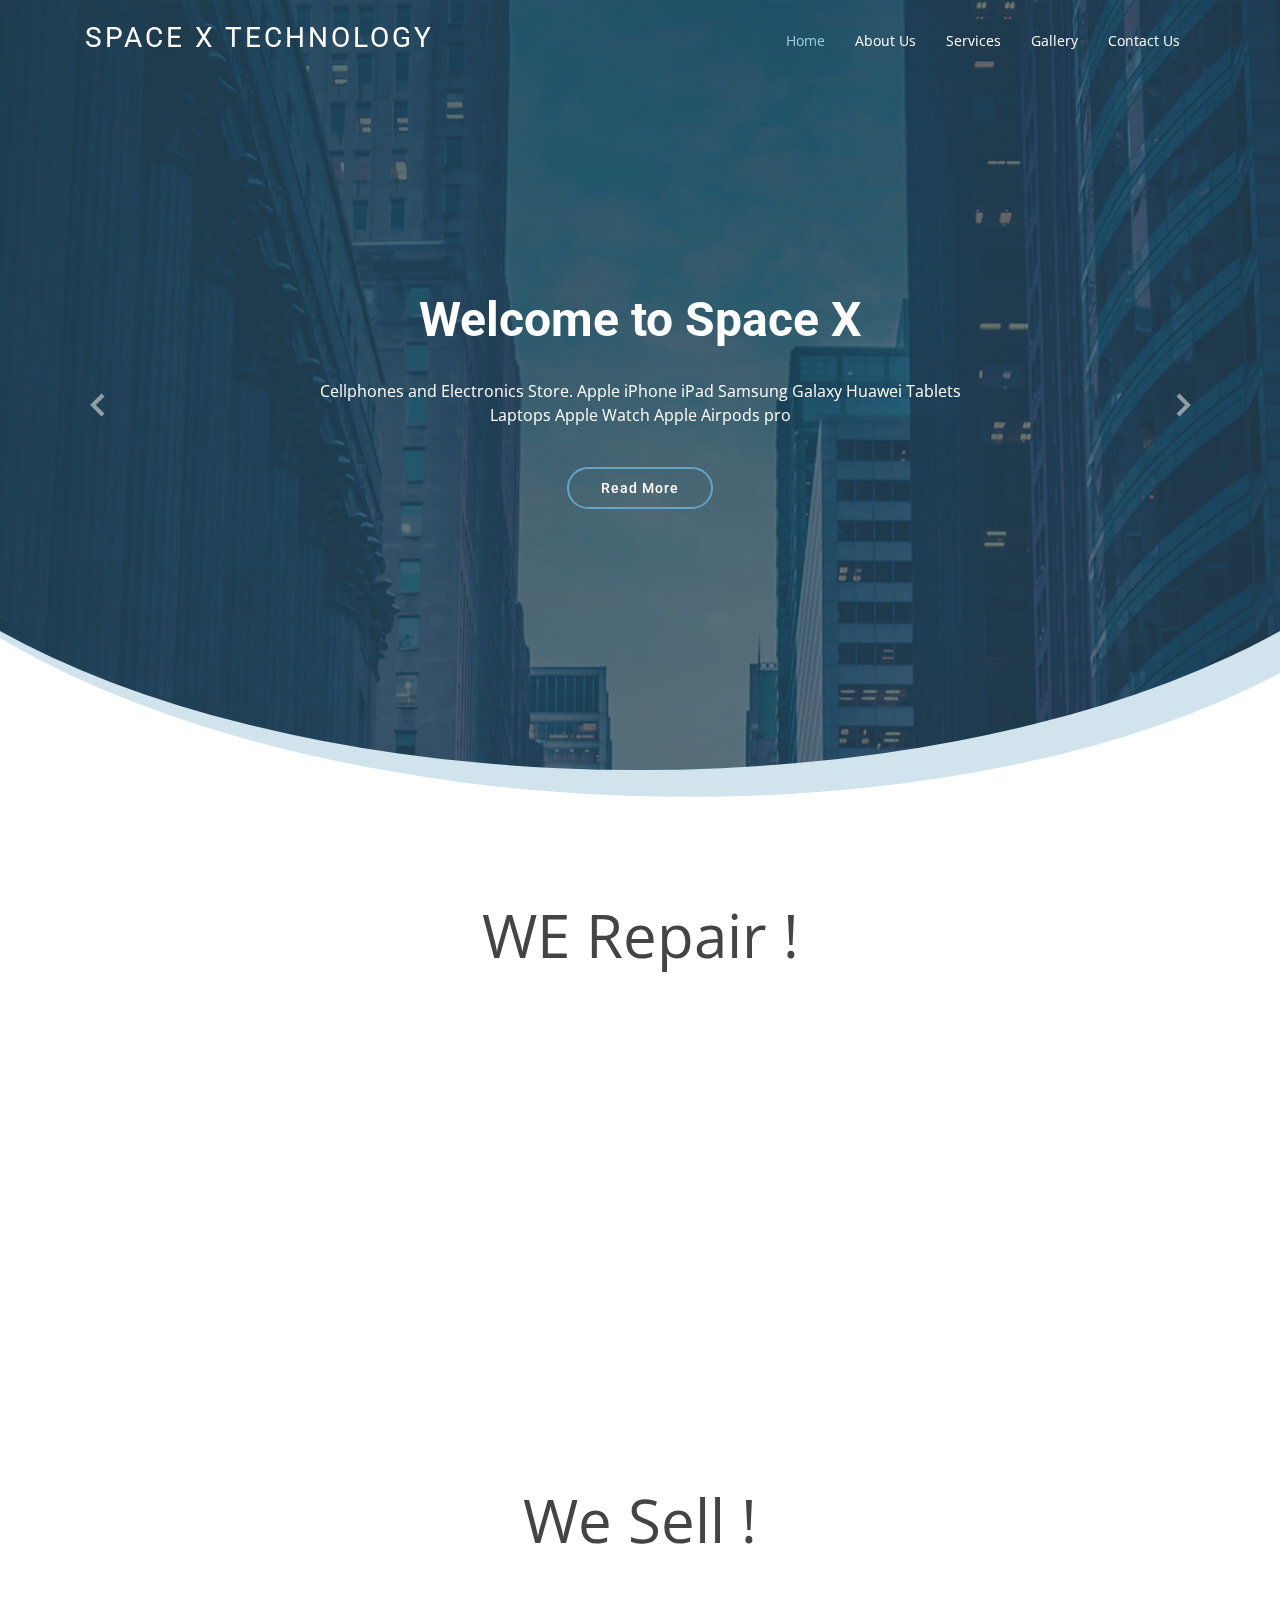
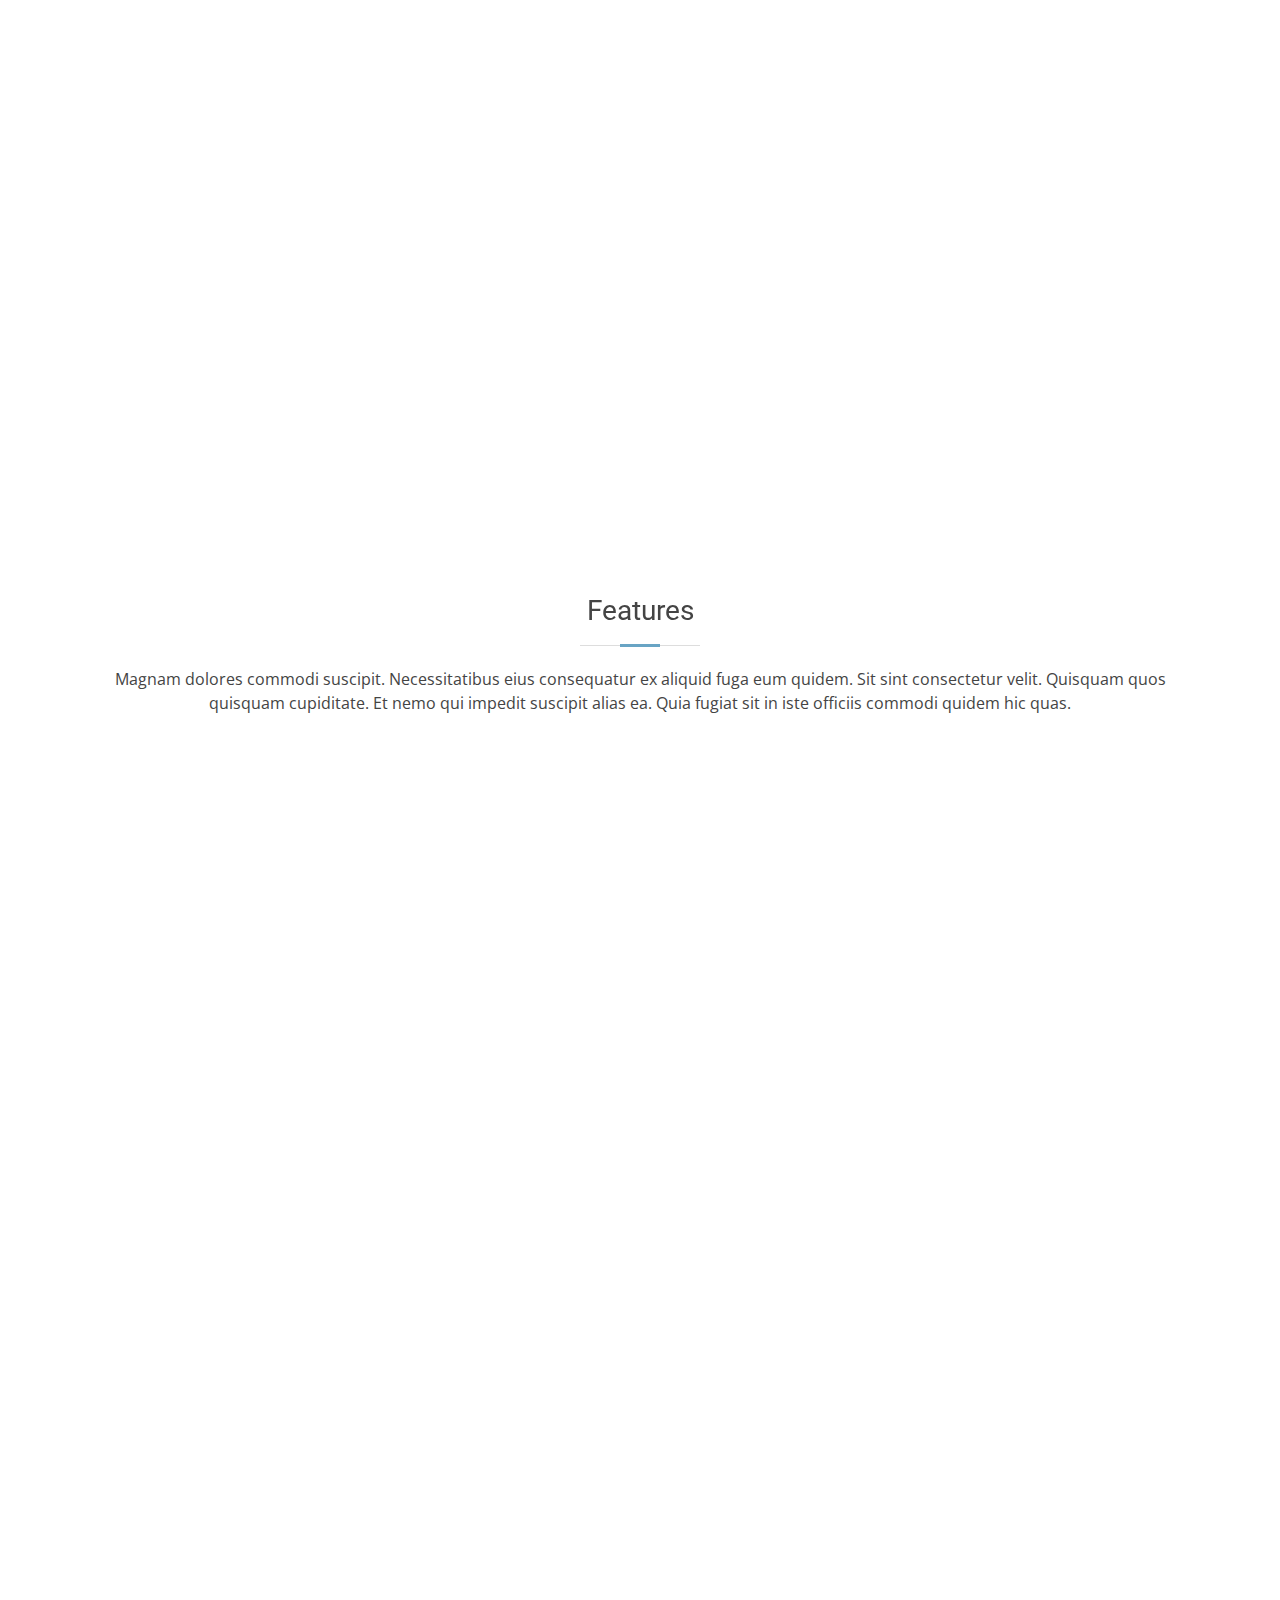
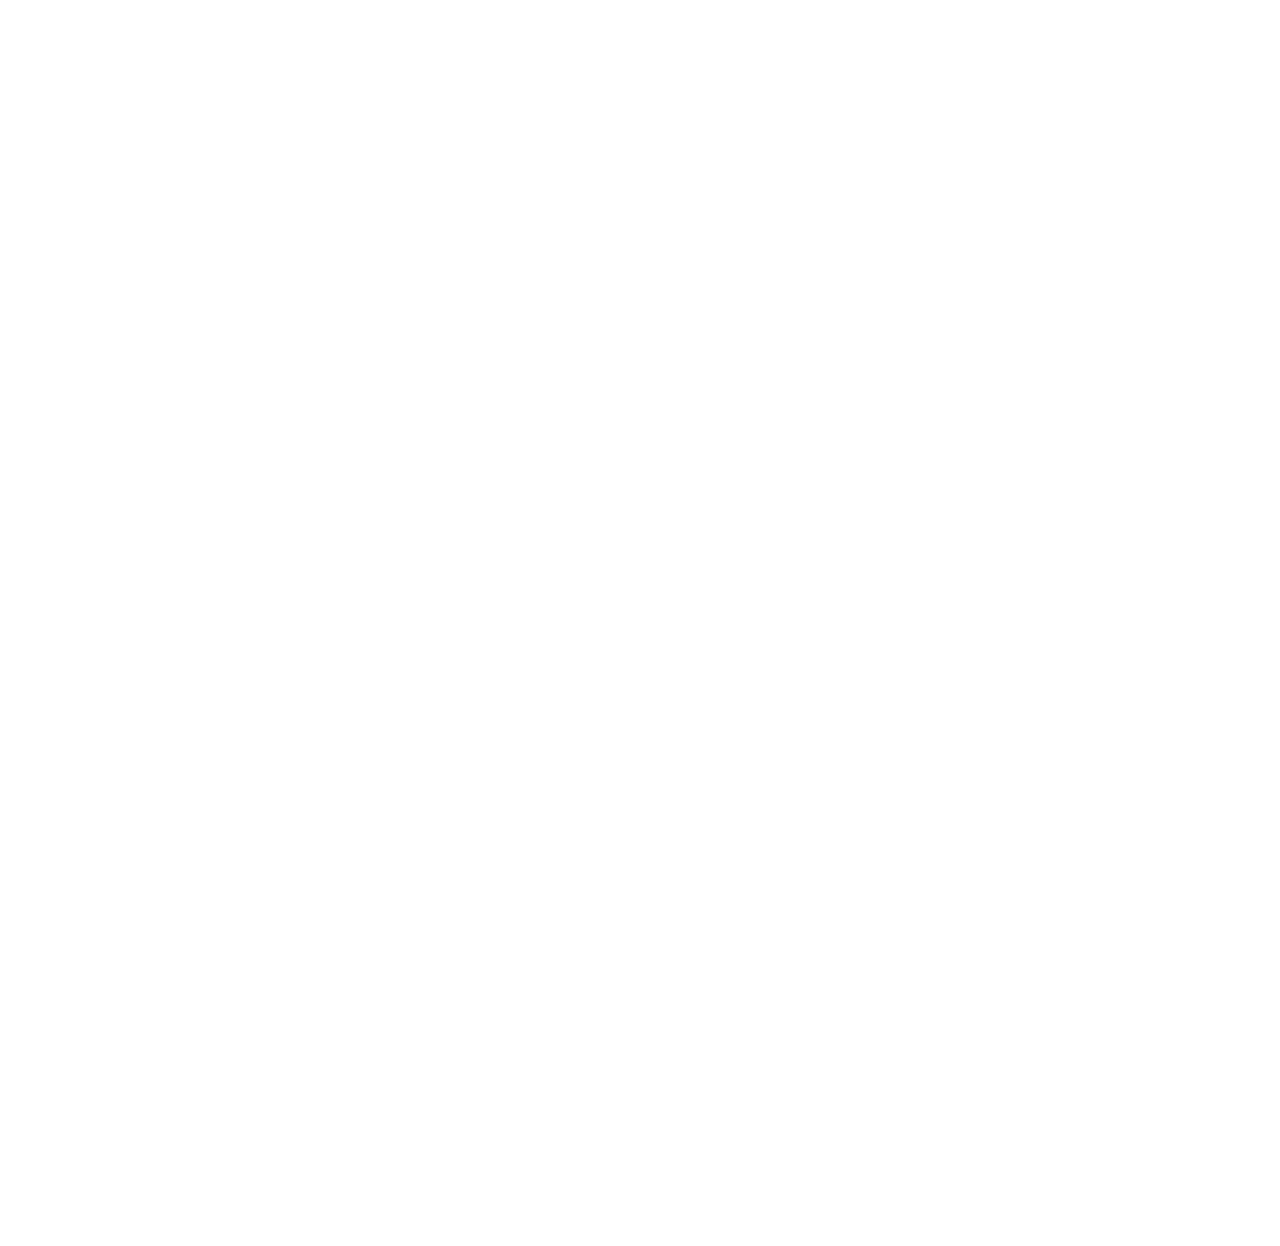
<file: index.html>
<!DOCTYPE html>
<html lang="en">

<head>
  <meta charset="utf-8">
  <meta content="width=device-width, initial-scale=1.0" name="viewport">

  <title>Space X Tech Shop - Main</title>
  <meta content="space x technology website, designed by fadi haddad 2020 with botstrap template" name="description">
  <meta content="space x,  spacex, tech store, printers, cellphone,laptop,computers,lines,sim cards,hamra, hamra street" name="keywords">

  <!-- Favicons -->
  <link rel="apple-touch-icon" sizes="180x180" href="/apple-touch-icon.png">
  <link rel="icon" type="image/png" sizes="32x32" href="/favicon-32x32.png">
  <link rel="icon" type="image/png" sizes="16x16" href="/favicon-16x16.png">
  <link rel="manifest" href="/site.webmanifest">

  <!-- Google Fonts -->
  <link href="https://fonts.googleapis.com/css?family=Open+Sans:300,300i,400,400i,600,600i,700,700i|Roboto:300,300i,400,400i,500,500i,700,700i&display=swap" rel="stylesheet">

  <!-- Vendor CSS Files -->
  <link href="assets/vendor/bootstrap/css/bootstrap.min.css" rel="stylesheet">
  <link href="assets/vendor/animate.css/animate.min.css" rel="stylesheet">
  <link href="assets/vendor/icofont/icofont.min.css" rel="stylesheet">
  <link href="assets/vendor/boxicons/css/boxicons.min.css" rel="stylesheet">
  <link href="assets/vendor/venobox/venobox.css" rel="stylesheet">
  <link href="assets/vendor/owl.carousel/assets/owl.carousel.min.css" rel="stylesheet">
  <link href="assets/vendor/aos/aos.css" rel="stylesheet">

  <!-- Template Main CSS File -->
  <link href="assets/css/style.css" rel="stylesheet">

</head>

<body>

  <!-- ======= Header ======= -->
  <header id="header" class="fixed-top header-transparent">
    <div class="container">

      <div class="logo float-left">
        <h1 class="text-light"><a href="index.html"><span>Space X Technology</span></a></h1>
        <!-- Uncomment below if you prefer to use an image logo -->
        <!-- <a href="index.html"><img src="assets/img/logo.png" alt="" class="img-fluid"></a>-->
      </div>

      <nav class="nav-menu float-right d-none d-lg-block">
        <ul>
          <li class="active"><a href="index.html">Home</a></li>
          <li><a href="about.html">About Us</a></li>
          <li><a href="services.html">Services</a></li>
          <li><a href="portfolio.html">Gallery</a></li>
          <li><a href="contact.html">Contact Us</a></li>
        </ul>
      </nav><!-- .nav-menu -->

    </div>
  </header><!-- End Header -->

  <!-- ======= Hero Section ======= -->
  <section id="hero" class="d-flex justify-cntent-center align-items-center">
    <div id="heroCarousel" class="container carousel carousel-fade" data-ride="carousel">

      <!-- Slide 1 -->
      <div class="carousel-item active">
        <div class="carousel-container">
          <h2 class="animate__animated animate__fadeInDown">Welcome to <span>Space X</span></h2>
          <p class="animate__animated animate__fadeInUp">Cellphones and Electronics Store. Apple iPhone iPad Samsung Galaxy Huawei Tablets Laptops Apple Watch Apple Airpods pro</p>
          <a href="" class="btn-get-started animate__animated animate__fadeInUp">Read More</a>
        </div>
      </div>

      <!-- Slide 2 -->
      <div class="carousel-item">
        <div class="carousel-container">
          <h2 class="animate__animated animate__fadeInDown">Your first option in tech</h2>
          <p class="animate__animated animate__fadeInUp">years of experience in tech-gadgets for every thing you need in technology. </p>
          <a href="" class="btn-get-started animate__animated animate__fadeInUp">Read More</a>
        </div>
      </div>

      <!-- Slide 3 -->
      <div class="carousel-item">
        <div class="carousel-container">
          <h2 class="animate__animated animate__fadeInDown">Top Repair Service</h2>
          <p class="animate__animated animate__fadeInUp">Got a problem with your laptop, cellphone? We're here to help.<br>
            Space X® Agents are your technology experts, ready to help with any issues you can throw at us.</p>
          <a href="" class="btn-get-started animate__animated animate__fadeInUp">Read More</a>
        </div>
      </div>

      <a class="carousel-control-prev" href="#heroCarousel" role="button" data-slide="prev">
        <span class="carousel-control-prev-icon bx bx-chevron-left" aria-hidden="true"></span>
        <span class="sr-only">Previous</span>
      </a>

      <a class="carousel-control-next" href="#heroCarousel" role="button" data-slide="next">
        <span class="carousel-control-next-icon bx bx-chevron-right" aria-hidden="true"></span>
        <span class="sr-only">Next</span>
      </a>

    </div>
  </section><!-- End Hero -->

  <main id="main">

    <!-- ======= Services Section ======= -->
    <p style="text-align:center;font-size:60px"> WE Repair !</p>
    <section class="services">
      <div class="container">

        <div class="row">
          <div class="col-md-6 col-lg-3 d-flex align-items-stretch" data-aos="fade-up">
            <div class="icon-box icon-box-pink">
              <div class="icon"><i class="bx bxl-dribbble"></i></div>
              <h4 class="title"><a href="">Wide Options</a></h4>
              <p class="description">our store feature the latest and greatest tech gadgets you may need in your daily life. whatever you need, we can get it for you.</p>
            </div>
          </div>

          <div class="col-md-6 col-lg-3 d-flex align-items-stretch" data-aos="fade-up" data-aos-delay="100">
            <div class="icon-box icon-box-cyan">
              <div class="icon"><i class="bx bx-file"></i></div>
              <h4 class="title"><a href="">Affordable Rates</a></h4>
              <p class="description">We work quickly and efficiently and stock many parts in house, meaning we can charge less than most device repair shops</p>
            </div>
          </div>

          <div class="col-md-6 col-lg-3 d-flex align-items-stretch" data-aos="fade-up" data-aos-delay="200">
            <div class="icon-box icon-box-green">
              <div class="icon"><i class="bx bx-tachometer"></i></div>
              <h4 class="title"><a href="">Competitive Warranties</a></h4>
              <p class="description">We protect your repairs with top-of-the-line warranties to guarantee you are never left on the hook for anything.</p>
            </div>
          </div>

          <div class="col-md-6 col-lg-3 d-flex align-items-stretch" data-aos="fade-up" data-aos-delay="200">
            <div class="icon-box icon-box-blue">
              <div class="icon"><i class="bx bx-world"></i></div>
              <h4 class="title"><a href="">Very Fast Service</a></h4>
              <p class="description">Our team is dedicated to helping you get back to your life fast. We will provide dedicated, efficient repairs no matter your needs.</p>
            </div>
          </div>

        </div>

      </div>
    </section><!-- End Services Section -->

    <!-- ======= Why Us Section ======= -->
    <p style="text-align:center; font-size:60px;">We Sell !</p>
    <section class="why-us section-bg" data-aos="fade-up" date-aos-delay="200">
      <div class="container">

        <div class="row">
          <div class="col-lg-6 video-box">
            <img src="assets/img/tech-bg.jpg" class="img-fluid" alt="">
          </div>

          <div class="col-lg-6 d-flex flex-column justify-content-center p-5">

            <div class="icon-box">
              <div class="icon"><i class="bx bx-fingerprint"></i></div>
              <h4 class="title"><a href="">Wide Options</a></h4>
              <p class="description">our store feature the latest and greatest tech gadgets you may need in your daily life. whatever you need, we can get it for you.</p>
            </div>

            <div class="icon-box">
              <div class="icon"><i class="bx bx-gift"></i></div>
              <h4 class="title"><a href="">other services</a></h4>
              <p class="description">We provide a wide range of products and services to choose from, you're sure to find exactly what you're looking for! If you require assistance, our qualified team will provide you with expert guidance.
                We're looking forward to work with you!</p>
            </div>

          </div>
        </div>

      </div>
    </section><!-- End Why Us Section -->

    <!-- ======= Features Section ======= -->
    <section class="features">
      <div class="container">

        <div class="section-title">
          <h2>Features</h2>
          <p>Magnam dolores commodi suscipit. Necessitatibus eius consequatur ex aliquid fuga eum quidem. Sit sint consectetur velit. Quisquam quos quisquam cupiditate. Et nemo qui impedit suscipit alias ea. Quia fugiat sit in iste officiis commodi quidem hic quas.</p>
        </div>

        <div class="row" data-aos="fade-up">
          <div class="col-md-5">
            <img src="assets/img/features-1.svg" class="img-fluid" alt="">
          </div>
          <div class="col-md-7 pt-4">
            <h3>Voluptatem dignissimos provident quasi corporis voluptates sit assumenda.</h3>
            <p class="font-italic">
              Lorem ipsum dolor sit amet, consectetur adipiscing elit, sed do eiusmod tempor incididunt ut labore et dolore
              magna aliqua.
            </p>
            <ul>
              <li><i class="icofont-check"></i> Ullamco laboris nisi ut aliquip ex ea commodo consequat.</li>
              <li><i class="icofont-check"></i> Duis aute irure dolor in reprehenderit in voluptate velit.</li>
            </ul>
          </div>
        </div>

        <div class="row" data-aos="fade-up">
          <div class="col-md-5 order-1 order-md-2">
            <img src="assets/img/features-2.svg" class="img-fluid" alt="">
          </div>
          <div class="col-md-7 pt-5 order-2 order-md-1">
            <h3>Corporis temporibus maiores provident</h3>
            <p class="font-italic">
              Lorem ipsum dolor sit amet, consectetur adipiscing elit, sed do eiusmod tempor incididunt ut labore et dolore
              magna aliqua.
            </p>
            <p>
              Ullamco laboris nisi ut aliquip ex ea commodo consequat. Duis aute irure dolor in reprehenderit in voluptate
              velit esse cillum dolore eu fugiat nulla pariatur. Excepteur sint occaecat cupidatat non proident, sunt in
              culpa qui officia deserunt mollit anim id est laborum
            </p>
          </div>
        </div>

        <div class="row" data-aos="fade-up">
          <div class="col-md-5">
            <img src="assets/img/features-3.svg" class="img-fluid" alt="">
          </div>
          <div class="col-md-7 pt-5">
            <h3>Sunt consequatur ad ut est nulla consectetur reiciendis animi voluptas</h3>
            <p>Cupiditate placeat cupiditate placeat est ipsam culpa. Delectus quia minima quod. Sunt saepe odit aut quia voluptatem hic voluptas dolor doloremque.</p>
            <ul>
              <li><i class="icofont-check"></i> Ullamco laboris nisi ut aliquip ex ea commodo consequat.</li>
              <li><i class="icofont-check"></i> Duis aute irure dolor in reprehenderit in voluptate velit.</li>
              <li><i class="icofont-check"></i> Facilis ut et voluptatem aperiam. Autem soluta ad fugiat.</li>
            </ul>
          </div>
        </div>

        <div class="row" data-aos="fade-up">
          <div class="col-md-5 order-1 order-md-2">
            <img src="assets/img/features-4.svg" class="img-fluid" alt="">
          </div>
          <div class="col-md-7 pt-5 order-2 order-md-1">
            <h3>Quas et necessitatibus eaque impedit ipsum animi consequatur incidunt in</h3>
            <p class="font-italic">
              Lorem ipsum dolor sit amet, consectetur adipiscing elit, sed do eiusmod tempor incididunt ut labore et dolore
              magna aliqua.
            </p>
            <p>
              Ullamco laboris nisi ut aliquip ex ea commodo consequat. Duis aute irure dolor in reprehenderit in voluptate
              velit esse cillum dolore eu fugiat nulla pariatur. Excepteur sint occaecat cupidatat non proident, sunt in
              culpa qui officia deserunt mollit anim id est laborum
            </p>
          </div>
        </div>

      </div>
    </section><!-- End Features Section -->

  </main><!-- End #main -->

  <!-- ======= Footer ======= -->
  <footer id="footer" data-aos="fade-up" data-aos-easing="ease-in-out" data-aos-duration="500">

      <div class="footer-top">
      <div class="container">
        <div class="row">

          <div class="col-lg-3 col-md-6 footer-links">
            <h4>Useful Links</h4>
            <ul>
              <li><i class="bx bx-chevron-right"></i> <a href="index.html">Home</a></li>
            <li><i class="bx bx-chevron-right"></i> <a href="about.html">About us</a></li>
            <li><i class="bx bx-chevron-right"></i> <a href="services.html">Services</a></li>
              <li><i class="bx bx-chevron-right"></i> <a href="about.html#location">Location</a></li>
            </ul>
          </div>

           <div class="col-lg-3 col-md-6 footer-contact">
            <h4>Contact Us</h4>
            <p>
              Hamra main street<br>
              Beirut<br>
              Lebanon <br><br>
              <strong>Phone:</strong> +961 12345678<br>
              <strong>Email:</strong> info@spacex.com<br>
            </p>

          </div>

          <div class="col-lg-3 col-md-6 footer-info">
            <h3>Social Media</h3>
            <p>You can follow us on our social media platforms.<br>
              We'd be happy to hear from you
            </p>
            <div class="social-links mt-3">
              <a href="#" class="twitter"><i class="bx bxl-twitter"></i></a>
              <a href="#" class="facebook"><i class="bx bxl-facebook"></i></a>
              <a href="#" class="instagram"><i class="bx bxl-instagram"></i></a>
              <a href="#" class="linkedin"><i class="bx bxl-linkedin"></i></a>
            </div>
          </div>

          <div class="col-lg-3 col-md-6 footer-info">
            <h3>About designer</h3>
            <p>Website was designed by Fadi Haddad, for Space X Technology, You can contact the developer on this number <br> +961-81951577</p>
            <div class="social-links mt-3">
           </div>
          </div>

        </div>
      </div>
    </div>

    <div class="container">
      <div class="copyright">
        &copy; Copyright <strong><span>2020</span></strong>. All Rights Reserved
      </div>
      <div class="credits">
        <!-- All the links in the footer should remain intact. -->
        
      Designed with <a href="https://bootstrapmade.com/">BootstrapMade</a>
      </div>
    </div>
  </footer><!-- End Footer -->

  <a href="#" class="back-to-top"><i class="icofont-simple-up"></i></a>

  <!-- Vendor JS Files -->
  <script src="assets/vendor/jquery/jquery.min.js"></script>
  <script src="assets/vendor/bootstrap/js/bootstrap.bundle.min.js"></script>
  <script src="assets/vendor/jquery.easing/jquery.easing.min.js"></script>
  <script src="assets/vendor/php-email-form/validate.js"></script>
  <script src="assets/vendor/venobox/venobox.min.js"></script>
  <script src="assets/vendor/waypoints/jquery.waypoints.min.js"></script>
  <script src="assets/vendor/counterup/counterup.min.js"></script>
  <script src="assets/vendor/owl.carousel/owl.carousel.min.js"></script>
  <script src="assets/vendor/isotope-layout/isotope.pkgd.min.js"></script>
  <script src="assets/vendor/aos/aos.js"></script>

  <!-- Template Main JS File -->
  <script src="assets/js/main.js"></script>

</body>

</html>
</file>
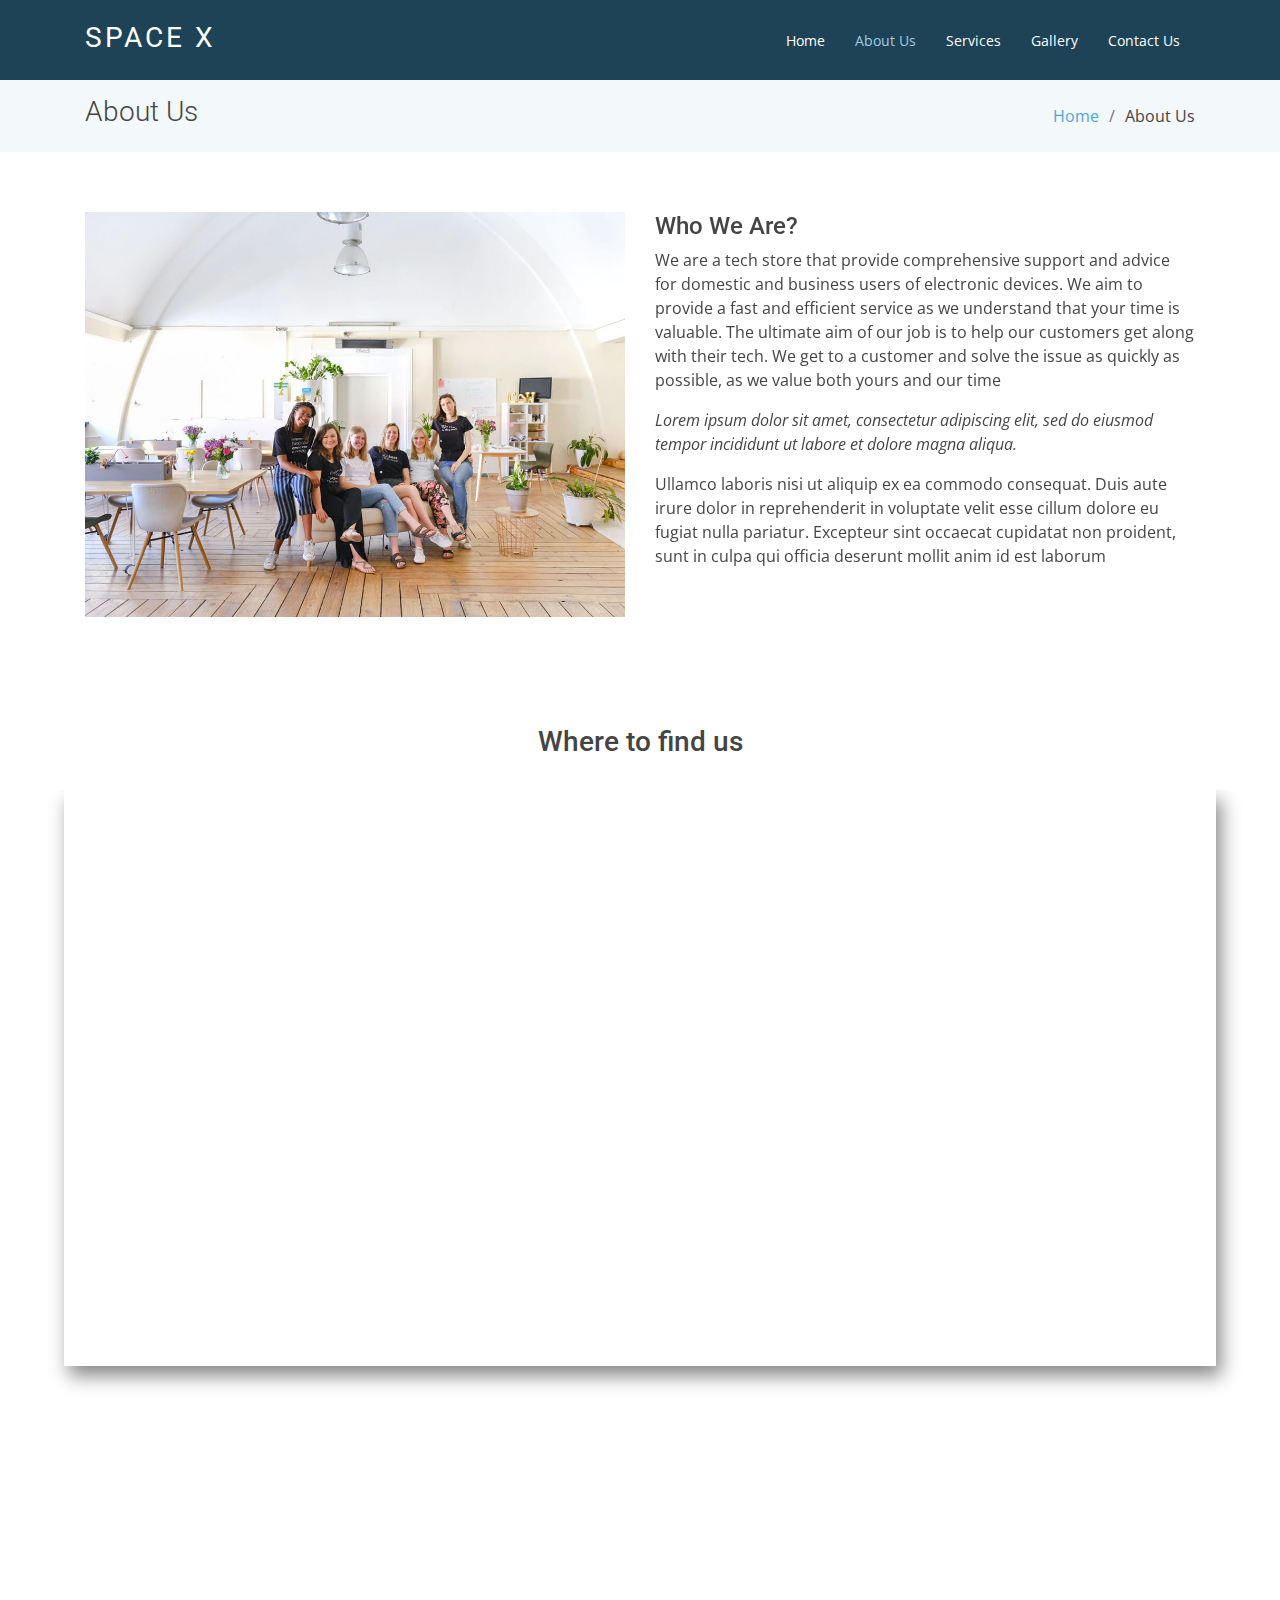
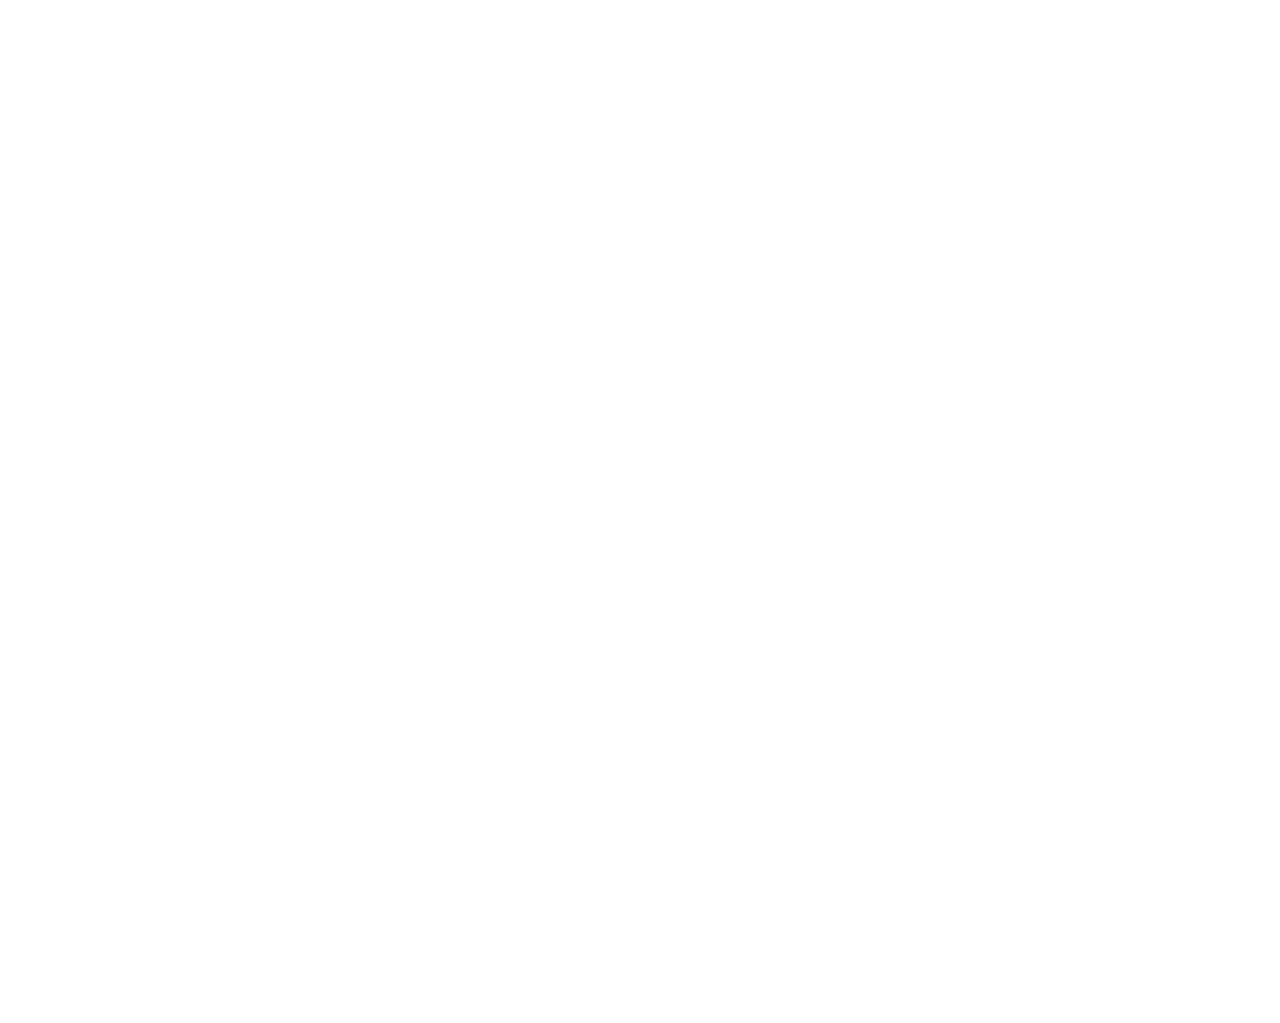
<file: about.html>
<!DOCTYPE html>
<html lang="en">

<head>
  <meta charset="utf-8">
  <meta content="width=device-width, initial-scale=1.0" name="viewport">

  <title>Space X Tech Shop - About</title>
  <meta content="space x technology website, designed by fadi haddad 2020 with botstrap template" name="description">
  <meta content="space x,  spacex, tech store, printers, cellphone,laptop,computers,lines,sim cards,hamra, hamra street" name="keywords">

  <!-- Favicons -->
  <link rel="apple-touch-icon" sizes="180x180" href="/apple-touch-icon.png">
  <link rel="icon" type="image/png" sizes="32x32" href="/favicon-32x32.png">
  <link rel="icon" type="image/png" sizes="16x16" href="/favicon-16x16.png">
  <link rel="manifest" href="/site.webmanifest">

  <!-- Google Fonts -->
  <link href="https://fonts.googleapis.com/css?family=Open+Sans:300,300i,400,400i,600,600i,700,700i|Roboto:300,300i,400,400i,500,500i,700,700i&display=swap" rel="stylesheet">

  <!-- Vendor CSS Files -->
  <link href="assets/vendor/bootstrap/css/bootstrap.min.css" rel="stylesheet">
  <link href="assets/vendor/animate.css/animate.min.css" rel="stylesheet">
  <link href="assets/vendor/icofont/icofont.min.css" rel="stylesheet">
  <link href="assets/vendor/boxicons/css/boxicons.min.css" rel="stylesheet">
  <link href="assets/vendor/venobox/venobox.css" rel="stylesheet">
  <link href="assets/vendor/owl.carousel/assets/owl.carousel.min.css" rel="stylesheet">
  <link href="assets/vendor/aos/aos.css" rel="stylesheet">

  <!-- Template Main CSS File -->
  <link href="assets/css/style.css" rel="stylesheet">

  <!-- =======================================================
  * Template Name: Moderna - v2.2.0
  * Template URL: https://bootstrapmade.com/free-bootstrap-template-corporate-moderna/
  * Author: BootstrapMade.com
  * License: https://bootstrapmade.com/license/
  ======================================================== -->
</head>

<body>

  <!-- ======= Header ======= -->
  <header id="header" class="fixed-top ">
    <div class="container">

      <div class="logo float-left">
        <h1 class="text-light"><a href="index.html"><span>Space X</span></a></h1>
        <!-- Uncomment below if you prefer to use an image logo -->
        <!-- <a href="index.html"><img src="assets/img/logo.png" alt="" class="img-fluid"></a>-->
      </div>

      <nav class="nav-menu float-right d-none d-lg-block">
        <ul>
          <li><a href="index.html">Home</a></li>
          <li class="active"><a href="about.html">About Us</a></li>
          <li><a href="services.html">Services</a></li>
          <li><a href="portfolio.html">Gallery</a></li>
          <li><a href="contact.html">Contact Us</a></li>
        </ul>
      </nav><!-- .nav-menu -->

    </div>
  </header><!-- End Header -->

  <main id="main">

    <!-- ======= About Us Section ======= -->
    <section class="breadcrumbs">
      <div class="container">

        <div class="d-flex justify-content-between align-items-center">
          <h2>About Us</h2>
          <ol>
            <li><a href="index.html">Home</a></li>
            <li>About Us</li>
          </ol>
        </div>

      </div>
    </section><!-- End About Us Section -->

    <!-- ======= About Section ======= -->
    <section class="about" data-aos="fade-up">
      <div class="container">

        <div class="row">
          <div class="col-lg-6">
            <img src="assets/img/about.jpg" class="img-fluid" alt="">
          </div>
          <div class="col-lg-6 pt-4 pt-lg-0">
            <h4>Who We Are?</h4>
            <p>We are a tech store that provide comprehensive support and advice for domestic and business users of electronic devices. We aim to provide a
              fast and efficient service as we understand that your time is valuable. The ultimate aim of our job is to help our customers get along with their tech. We get to a customer and solve the issue as quickly as possible, as we value both yours and our time</p>
            <p class="font-italic">
              Lorem ipsum dolor sit amet, consectetur adipiscing elit, sed do eiusmod tempor incididunt ut labore et dolore
              magna aliqua.
            </p>
            <p>
              Ullamco laboris nisi ut aliquip ex ea commodo consequat. Duis aute irure dolor in reprehenderit in voluptate
              velit esse cillum dolore eu fugiat nulla pariatur. Excepteur sint occaecat cupidatat non proident, sunt in
              culpa qui officia deserunt mollit anim id est laborum
            </p>
          </div>
        </div>

      </div>
    </section><!-- End About Section -->

    <!-- 
      ======= Facts Section ======= 
    <section class="facts section-bg" data-aos="fade-up">
      <div class="container">

        <div class="row counters">

          <div class="col-lg-3 col-6 text-center">
            <span data-toggle="counter-up">232</span>
            <p>Clients</p>
          </div>

          <div class="col-lg-3 col-6 text-center">
            <span data-toggle="counter-up">521</span>
            <p>Projects</p>
          </div>

          <div class="col-lg-3 col-6 text-center">
            <span data-toggle="counter-up">1,463</span>
            <p>Hours Of Support</p>
          </div>

          <div class="col-lg-3 col-6 text-center">
            <span data-toggle="counter-up">15</span>
            <p>Hard Workers</p>
          </div>

        </div>

      </div>
    </section><!-- End Facts Section -->
    <!-- ======= Tetstimonials Section ====== 
    -->
    <br>
    <br>
    <h3 id="location" style="text-align: center;">Where to find us</h3><br>
    <!--Google map-->
<div  id="map-container-google-1" class="z-depth-1-half map-container" style="height: 500px">
  <iframe src="https://maps.google.com/maps?q=SpaceXTechnology, Omar Bin Abdul Aziz, Beirut&t=&z=16&ie=UTF8&iwloc=&output=embed" frameborder="0"
    style="border:0" allowfullscreen></iframe>
</div>

<!--Google Maps-->

    <section class="testimonials" data-aos="fade-up">
      <div class="container">

        <div class="section-title">
          <h2>what customers say about us</h2>
          <p>Magnam dolores commodi suscipit. Necessitatibus eius consequatur ex aliquid fuga eum quidem. Sit sint consectetur velit. Quisquam quos quisquam cupiditate. Et nemo qui impedit suscipit alias ea. Quia fugiat sit in iste officiis commodi quidem hic quas.</p>
        </div>

        <div class="owl-carousel testimonials-carousel">

          <div class="testimonial-item">
            <img src="assets/img/testimonials/testimonials-1.jpg" class="testimonial-img" alt="">
            <h3>Saul Goodman</h3>
            <h4>Ceo &amp; Founder</h4>
            <p>
              <i class="bx bxs-quote-alt-left quote-icon-left"></i>
              Proin iaculis purus consequat sem cure digni ssim donec porttitora entum suscipit rhoncus. Accusantium quam, ultricies eget id, aliquam eget nibh et. Maecen aliquam, risus at semper.
              <i class="bx bxs-quote-alt-right quote-icon-right"></i>
            </p>
          </div>

          <div class="testimonial-item">
            <img src="assets/img/testimonials/testimonials-2.jpg" class="testimonial-img" alt="">
            <h3>Sara Wilsson</h3>
            <h4>Designer</h4>
            <p>
              <i class="bx bxs-quote-alt-left quote-icon-left"></i>
              Export tempor illum tamen malis malis eram quae irure esse labore quem cillum quid cillum eram malis quorum velit fore eram velit sunt aliqua noster fugiat irure amet legam anim culpa.
              <i class="bx bxs-quote-alt-right quote-icon-right"></i>
            </p>
          </div>

          <div class="testimonial-item">
            <img src="assets/img/testimonials/testimonials-3.jpg" class="testimonial-img" alt="">
            <h3>Jena Karlis</h3>
            <h4>Store Owner</h4>
            <p>
              <i class="bx bxs-quote-alt-left quote-icon-left"></i>
              Enim nisi quem export duis labore cillum quae magna enim sint quorum nulla quem veniam duis minim tempor labore quem eram duis noster aute amet eram fore quis sint minim.
              <i class="bx bxs-quote-alt-right quote-icon-right"></i>
            </p>
          </div>

          <div class="testimonial-item">
            <img src="assets/img/testimonials/testimonials-4.jpg" class="testimonial-img" alt="">
            <h3>Matt Brandon</h3>
            <h4>Freelancer</h4>
            <p>
              <i class="bx bxs-quote-alt-left quote-icon-left"></i>
              Fugiat enim eram quae cillum dolore dolor amet nulla culpa multos export minim fugiat minim velit minim dolor enim duis veniam ipsum anim magna sunt elit fore quem dolore labore illum veniam.
              <i class="bx bxs-quote-alt-right quote-icon-right"></i>
            </p>
          </div>

          <div class="testimonial-item">
            <img src="assets/img/testimonials/testimonials-5.jpg" class="testimonial-img" alt="">
            <h3>John Larson</h3>
            <h4>Entrepreneur</h4>
            <p>
              <i class="bx bxs-quote-alt-left quote-icon-left"></i>
              Quis quorum aliqua sint quem legam fore sunt eram irure aliqua veniam tempor noster veniam enim culpa labore duis sunt culpa nulla illum cillum fugiat legam esse veniam culpa fore nisi cillum quid.
              <i class="bx bxs-quote-alt-right quote-icon-right"></i>
            </p>
          </div>

        </div>

      </div>
    </section><!-- End Ttstimonials Section -->

  </main><!-- End #main -->

  <!-- ======= Footer ======= -->
  <footer id="footer" data-aos="fade-up" data-aos-easing="ease-in-out" data-aos-duration="500">

    <div class="footer-top">
    <div class="container">
      <div class="row">

        <div class="col-lg-3 col-md-6 footer-links">
          <h4>Useful Links</h4>
          <ul>
            <li><i class="bx bx-chevron-right"></i> <a href="index.html">Home</a></li>
            <li><i class="bx bx-chevron-right"></i> <a href="about.html">About us</a></li>
            <li><i class="bx bx-chevron-right"></i> <a href="services.html">Services</a></li>
              <li><i class="bx bx-chevron-right"></i> <a href="about.html#location">Location</a></li>
          </ul>
        </div>

         <div class="col-lg-3 col-md-6 footer-contact">
          <h4>Contact Us</h4>
          <p>
            Hamra main street<br>
            Beirut<br>
            Lebanon <br><br>
            <strong>Phone:</strong> +961 12345678<br>
            <strong>Email:</strong> info@spacex.com<br>
          </p>

        </div>

        <div class="col-lg-3 col-md-6 footer-info">
          <h3>Social Media</h3>
          <p>You can follow us on our social media platforms.<br>
            We'd be happy to hear from you
          </p>
          <div class="social-links mt-3">
            <a href="#" class="twitter"><i class="bx bxl-twitter"></i></a>
            <a href="#" class="facebook"><i class="bx bxl-facebook"></i></a>
            <a href="#" class="instagram"><i class="bx bxl-instagram"></i></a>
            <a href="#" class="linkedin"><i class="bx bxl-linkedin"></i></a>
          </div>
        </div>

        <div class="col-lg-3 col-md-6 footer-info">
          <h3>About designer</h3>
          <p>Website was designed by Fadi Haddad, for Space X Technology, You can contact the developer on this number <br> +961-81951577</p>
          <div class="social-links mt-3">
         </div>
        </div>

      </div>
    </div>
  </div>

  <div class="container">
    <div class="copyright">
      &copy; Copyright <strong><span>2020</span></strong>. All Rights Reserved
    </div>
    <div class="credits">
      <!-- All the links in the footer should remain intact. -->
      
    Designed with <a href="https://bootstrapmade.com/">BootstrapMade</a>
    </div>
  </div>
</footer><!-- End Footer -->

  <a href="#" class="back-to-top"><i class="icofont-simple-up"></i></a>

  <!-- Vendor JS Files -->
  <script src="assets/vendor/jquery/jquery.min.js"></script>
  <script src="assets/vendor/bootstrap/js/bootstrap.bundle.min.js"></script>
  <script src="assets/vendor/jquery.easing/jquery.easing.min.js"></script>
  <script src="assets/vendor/php-email-form/validate.js"></script>
  <script src="assets/vendor/venobox/venobox.min.js"></script>
  <script src="assets/vendor/waypoints/jquery.waypoints.min.js"></script>
  <script src="assets/vendor/counterup/counterup.min.js"></script>
  <script src="assets/vendor/owl.carousel/owl.carousel.min.js"></script>
  <script src="assets/vendor/isotope-layout/isotope.pkgd.min.js"></script>
  <script src="assets/vendor/aos/aos.js"></script>

  <!-- Template Main JS File -->
  <script src="assets/js/main.js"></script>

</body>

</html>
</file>
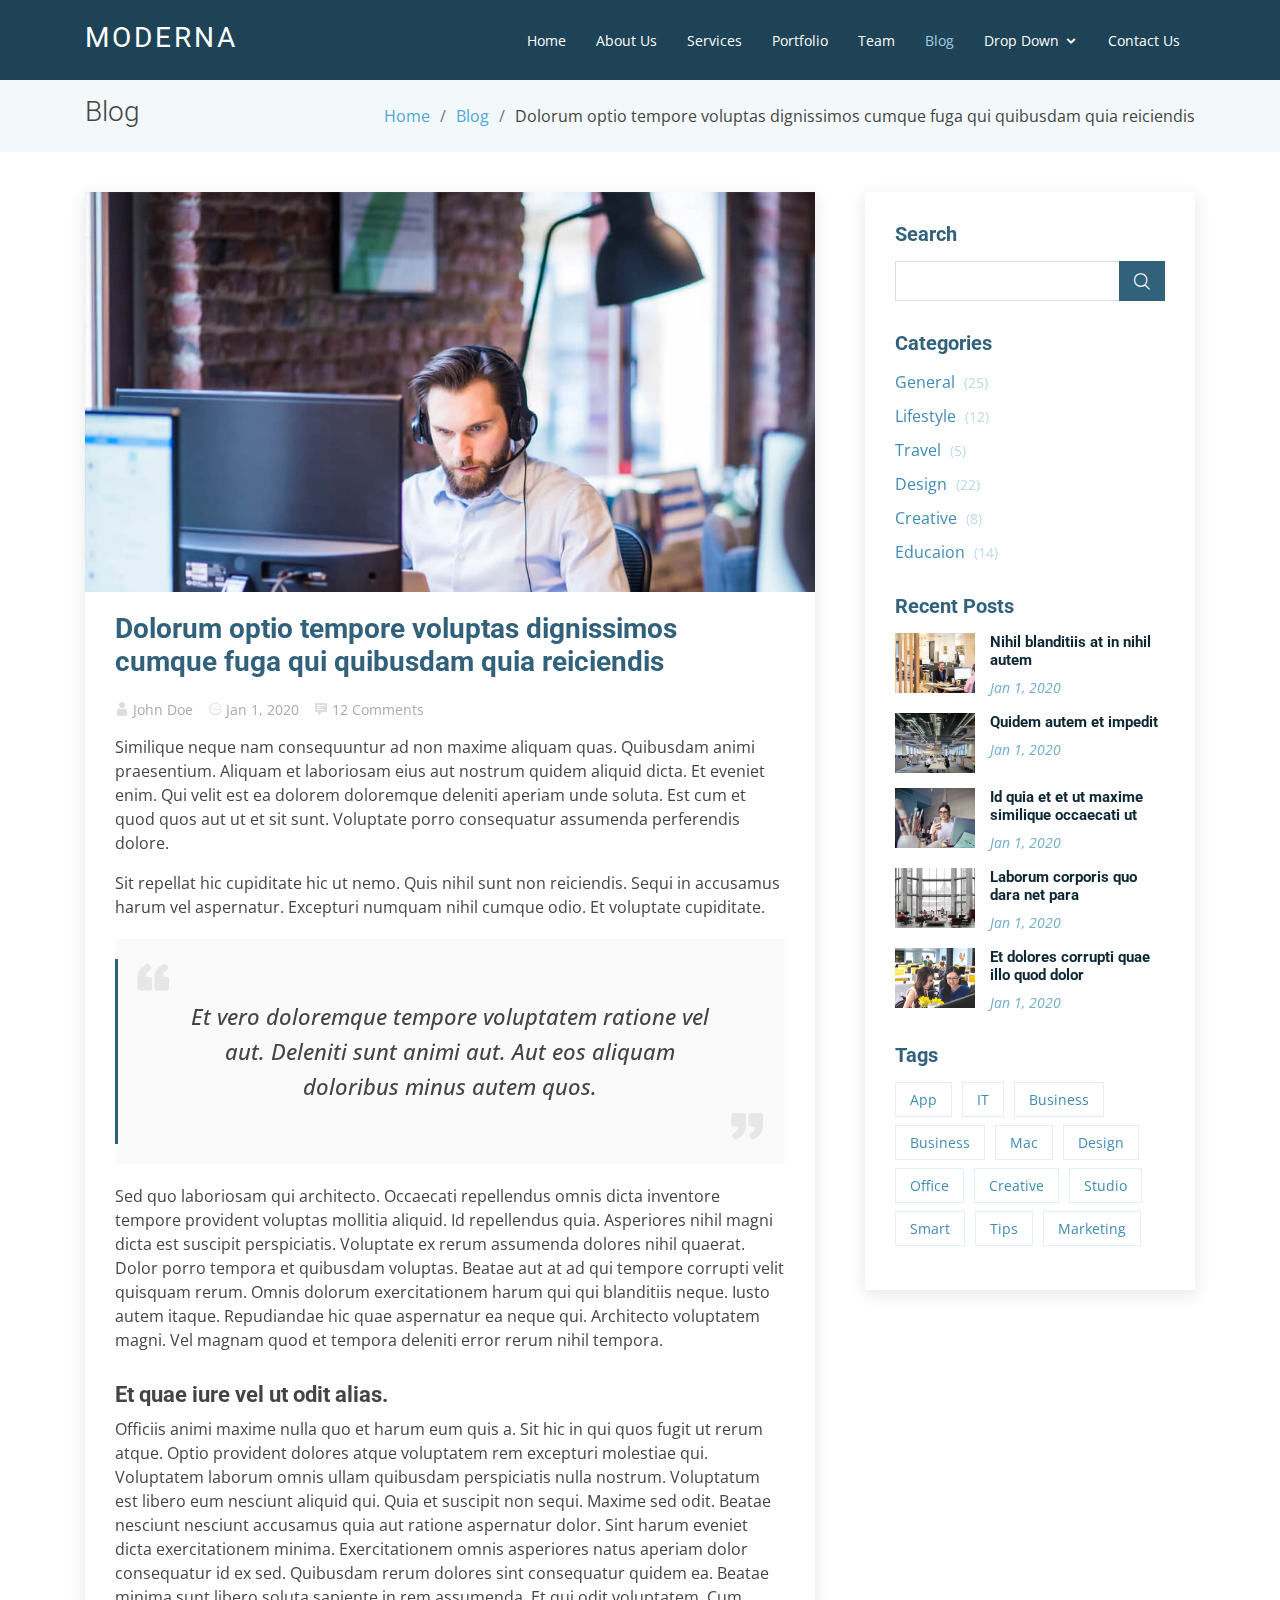
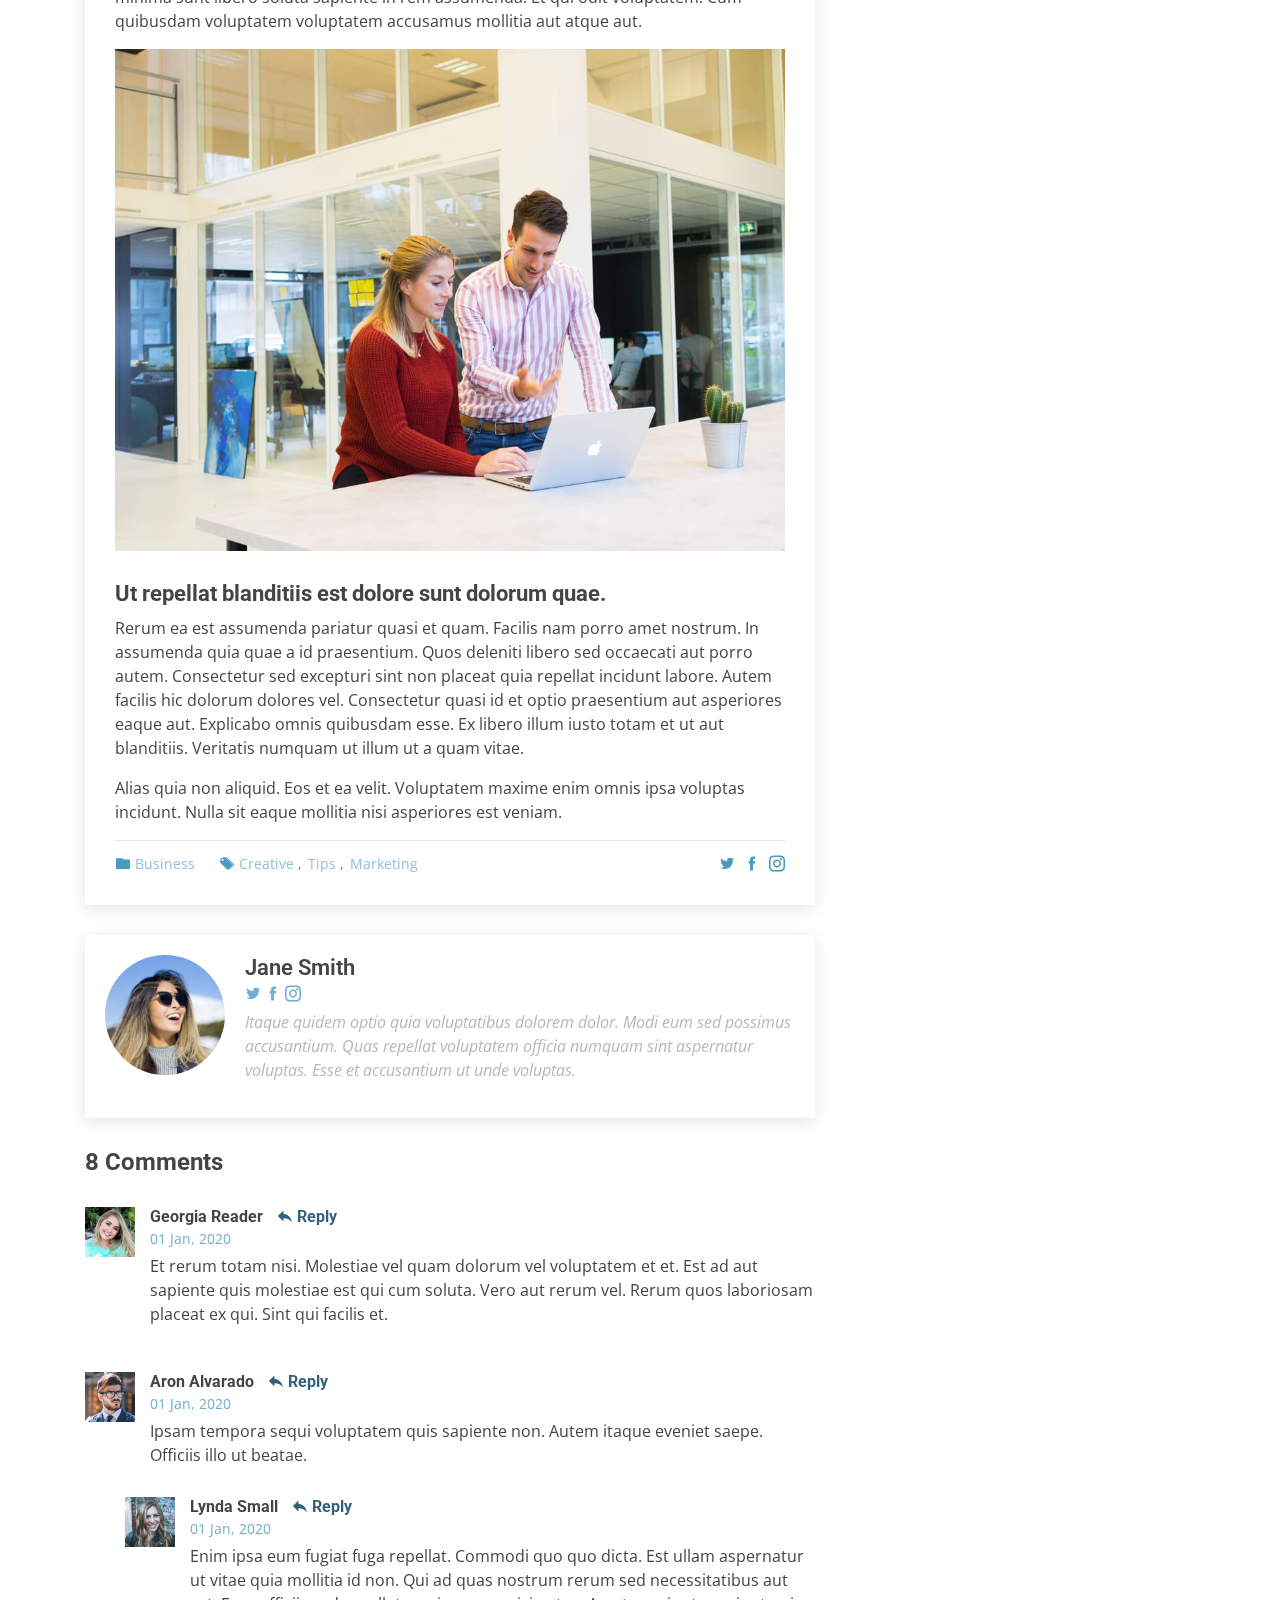
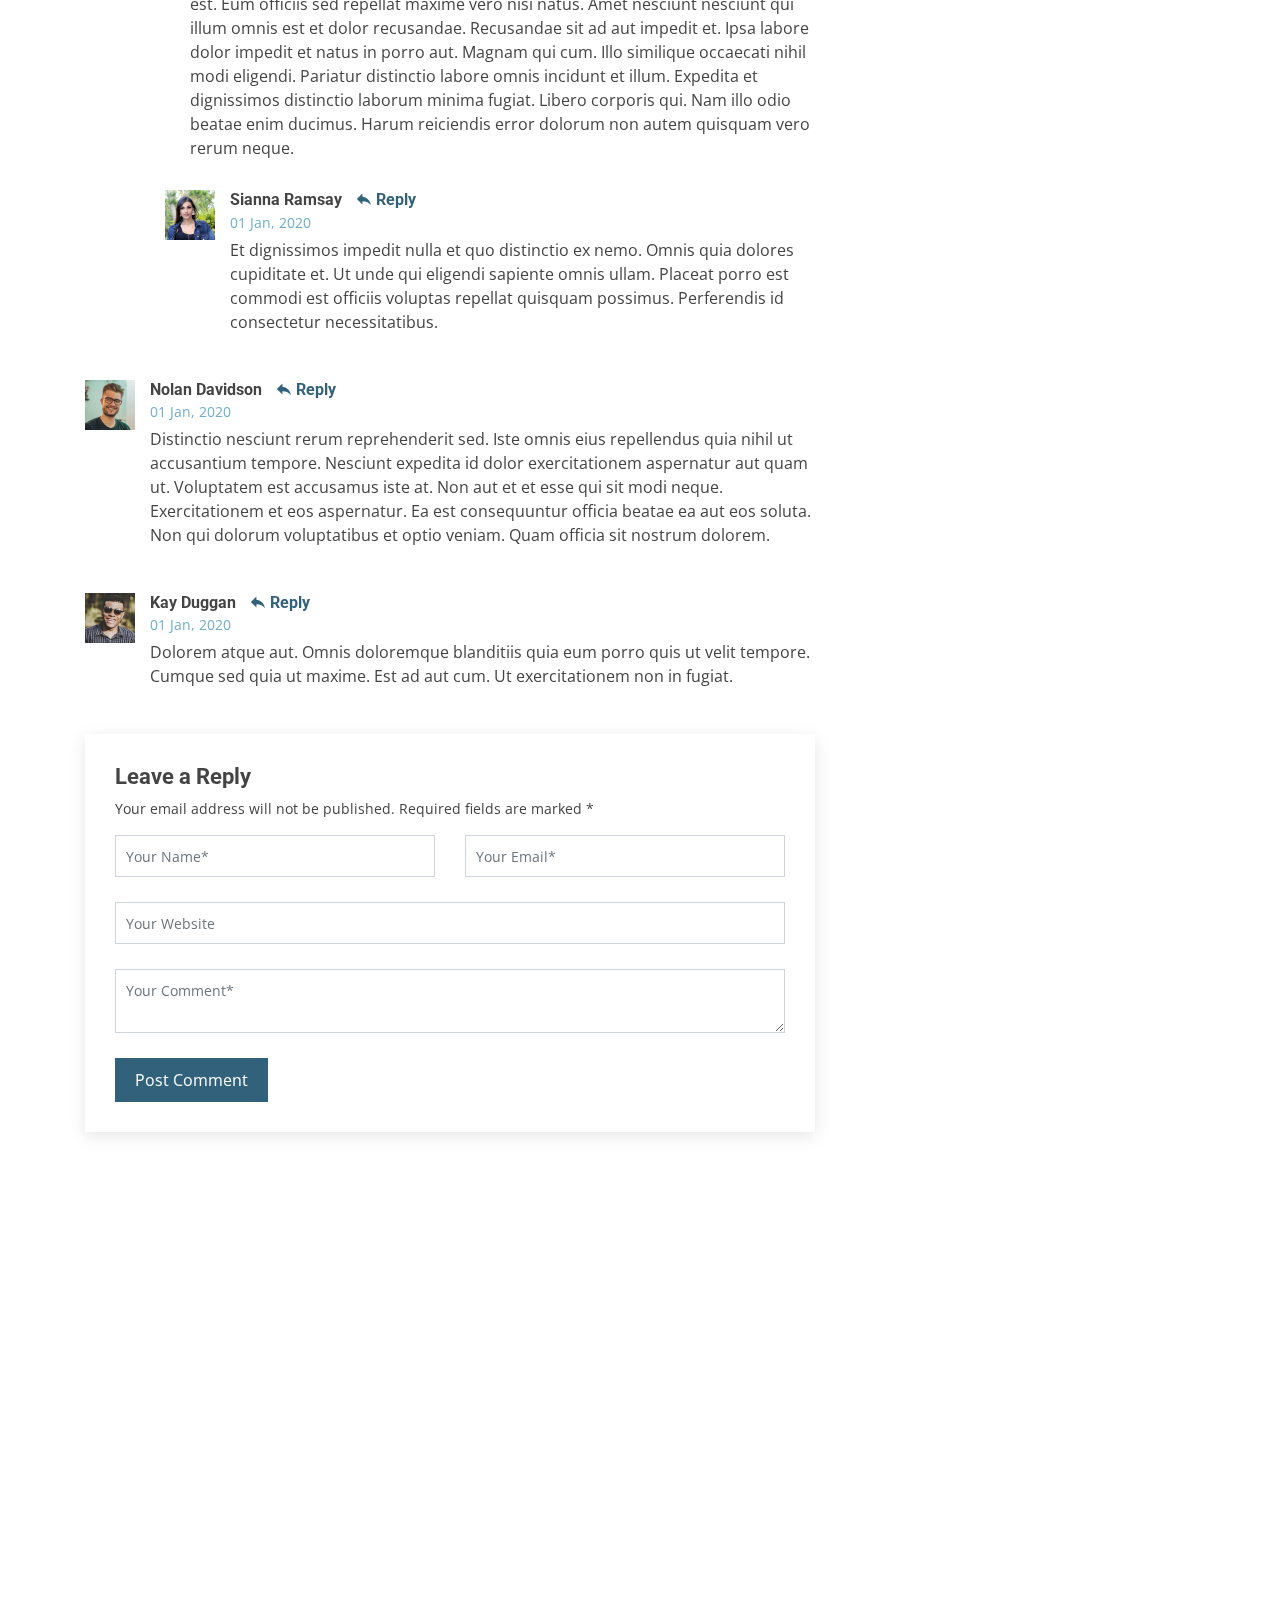
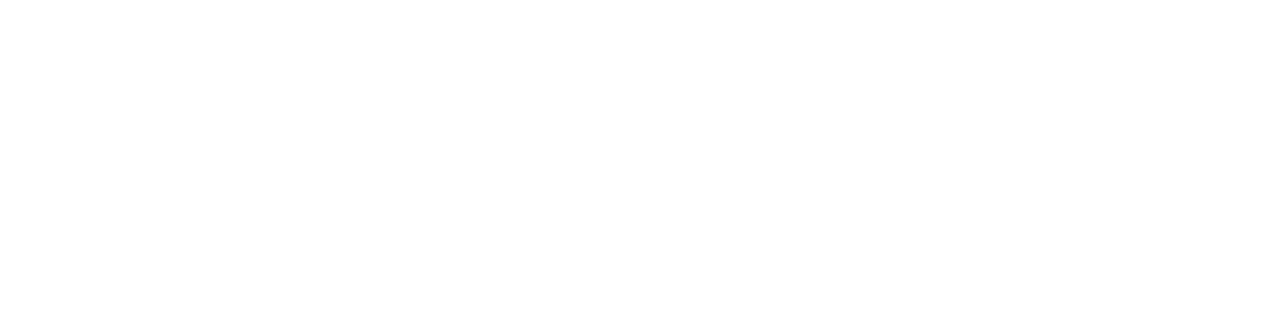
<file: blog-single.html>
<!DOCTYPE html>
<html lang="en">

<head>
  <meta charset="utf-8">
  <meta content="width=device-width, initial-scale=1.0" name="viewport">

  <title>Blog Single - Moderna Bootstrap Template</title>
  <meta content="" name="description">
  <meta content="" name="keywords">

  <!-- Favicons -->
  <link href="assets/img/favicon.png" rel="icon">
  <link href="assets/img/apple-touch-icon.png" rel="apple-touch-icon">

  <!-- Google Fonts -->
  <link href="https://fonts.googleapis.com/css?family=Open+Sans:300,300i,400,400i,600,600i,700,700i|Roboto:300,300i,400,400i,500,500i,700,700i&display=swap" rel="stylesheet">

  <!-- Vendor CSS Files -->
  <link href="assets/vendor/bootstrap/css/bootstrap.min.css" rel="stylesheet">
  <link href="assets/vendor/animate.css/animate.min.css" rel="stylesheet">
  <link href="assets/vendor/icofont/icofont.min.css" rel="stylesheet">
  <link href="assets/vendor/boxicons/css/boxicons.min.css" rel="stylesheet">
  <link href="assets/vendor/venobox/venobox.css" rel="stylesheet">
  <link href="assets/vendor/owl.carousel/assets/owl.carousel.min.css" rel="stylesheet">
  <link href="assets/vendor/aos/aos.css" rel="stylesheet">

  <!-- Template Main CSS File -->
  <link href="assets/css/style.css" rel="stylesheet">

  <!-- =======================================================
  * Template Name: Moderna - v2.2.0
  * Template URL: https://bootstrapmade.com/free-bootstrap-template-corporate-moderna/
  * Author: BootstrapMade.com
  * License: https://bootstrapmade.com/license/
  ======================================================== -->
</head>

<body>

  <!-- ======= Header ======= -->
  <header id="header" class="fixed-top ">
    <div class="container">

      <div class="logo float-left">
        <h1 class="text-light"><a href="index.html"><span>Moderna</span></a></h1>
        <!-- Uncomment below if you prefer to use an image logo -->
        <!-- <a href="index.html"><img src="assets/img/logo.png" alt="" class="img-fluid"></a>-->
      </div>

      <nav class="nav-menu float-right d-none d-lg-block">
        <ul>
          <li><a href="index.html">Home</a></li>
          <li><a href="about.html">About Us</a></li>
          <li><a href="services.html">Services</a></li>
          <li><a href="portfolio.html">Portfolio</a></li>
          <li><a href="team.html">Team</a></li>
          <li class="active"><a href="blog.html">Blog</a></li>
          <li class="drop-down"><a href="">Drop Down</a>
            <ul>
              <li><a href="#">Drop Down 1</a></li>
              <li class="drop-down"><a href="#">Drop Down 2</a>
                <ul>
                  <li><a href="#">Deep Drop Down 1</a></li>
                  <li><a href="#">Deep Drop Down 2</a></li>
                  <li><a href="#">Deep Drop Down 3</a></li>
                  <li><a href="#">Deep Drop Down 4</a></li>
                  <li><a href="#">Deep Drop Down 5</a></li>
                </ul>
              </li>
              <li><a href="#">Drop Down 3</a></li>
              <li><a href="#">Drop Down 4</a></li>
              <li><a href="#">Drop Down 5</a></li>
            </ul>
          </li>
          <li><a href="contact.html">Contact Us</a></li>
        </ul>
      </nav><!-- .nav-menu -->

    </div>
  </header><!-- End Header -->

  <main id="main">

    <!-- ======= Blog Section ======= -->
    <section class="breadcrumbs">
      <div class="container">

        <div class="d-flex justify-content-between align-items-center">
          <h2>Blog</h2>

          <ol>
            <li><a href="index.html">Home</a></li>
            <li><a href="blog.html">Blog</a></li>
            <li>Dolorum optio tempore voluptas dignissimos cumque fuga qui quibusdam quia reiciendis</li>
          </ol>
        </div>

      </div>
    </section><!-- End Blog Section -->

    <!-- ======= Blog Section ======= -->
    <section class="blog" data-aos="fade-up" data-aos-easing="ease-in-out" data-aos-duration="500">
      <div class="container">

        <div class="row">

          <div class="col-lg-8 entries">

            <article class="entry entry-single">
              <div class="entry-img">
                <img src="assets/img/blog-post-1.jpg" alt="" class="img-fluid">
              </div>

              <h2 class="entry-title">
                <a href="blog-single.html">Dolorum optio tempore voluptas dignissimos cumque fuga qui quibusdam quia reiciendis</a>
              </h2>

              <div class="entry-meta">
                <ul>
                  <li class="d-flex align-items-center"><i class="icofont-user"></i> <a href="blog-single.html">John Doe</a></li>
                  <li class="d-flex align-items-center"><i class="icofont-wall-clock"></i> <a href="blog-single.html"><time datetime="2020-01-01">Jan 1, 2020</time></a></li>
                  <li class="d-flex align-items-center"><i class="icofont-comment"></i> <a href="blog-single.html">12 Comments</a></li>
                </ul>
              </div>

              <div class="entry-content">
                <p>
                  Similique neque nam consequuntur ad non maxime aliquam quas. Quibusdam animi praesentium. Aliquam et
                  laboriosam eius aut nostrum quidem aliquid dicta.
                  Et eveniet enim. Qui velit est ea dolorem doloremque deleniti aperiam unde soluta. Est cum et quod quos
                  aut ut et sit sunt. Voluptate porro consequatur assumenda perferendis dolore.
                </p>

                <p>
                  Sit repellat hic cupiditate hic ut nemo. Quis nihil sunt non reiciendis. Sequi in accusamus harum vel
                  aspernatur. Excepturi numquam nihil cumque odio. Et voluptate cupiditate.
                </p>

                <blockquote>
                  <i class="icofont-quote-left quote-left"></i>
                  <p>
                    Et vero doloremque tempore voluptatem ratione vel aut. Deleniti sunt animi aut. Aut eos aliquam
                    doloribus minus autem quos.
                  </p>
                  <i class="las la-quote-right quote-right"></i>
                  <i class="icofont-quote-right quote-right"></i>
                </blockquote>

                <p>
                  Sed quo laboriosam qui architecto. Occaecati repellendus omnis dicta inventore tempore provident
                  voluptas mollitia aliquid. Id repellendus quia. Asperiores nihil magni dicta est suscipit perspiciatis.
                  Voluptate ex rerum assumenda dolores nihil quaerat.
                  Dolor porro tempora et quibusdam voluptas. Beatae aut at ad qui tempore corrupti velit quisquam rerum.
                  Omnis dolorum exercitationem harum qui qui blanditiis neque.
                  Iusto autem itaque. Repudiandae hic quae aspernatur ea neque qui. Architecto voluptatem magni. Vel
                  magnam quod et tempora deleniti error rerum nihil tempora.
                </p>

                <h3>Et quae iure vel ut odit alias.</h3>
                <p>
                  Officiis animi maxime nulla quo et harum eum quis a. Sit hic in qui quos fugit ut rerum atque. Optio
                  provident dolores atque voluptatem rem excepturi molestiae qui. Voluptatem laborum omnis ullam quibusdam
                  perspiciatis nulla nostrum. Voluptatum est libero eum nesciunt aliquid qui.
                  Quia et suscipit non sequi. Maxime sed odit. Beatae nesciunt nesciunt accusamus quia aut ratione
                  aspernatur dolor. Sint harum eveniet dicta exercitationem minima. Exercitationem omnis asperiores natus
                  aperiam dolor consequatur id ex sed. Quibusdam rerum dolores sint consequatur quidem ea.
                  Beatae minima sunt libero soluta sapiente in rem assumenda. Et qui odit voluptatem. Cum quibusdam
                  voluptatem voluptatem accusamus mollitia aut atque aut.
                </p>
                <img src="assets/img/blog-post-4.jpg" class="img-fluid" alt="">

                <h3>Ut repellat blanditiis est dolore sunt dolorum quae.</h3>
                <p>
                  Rerum ea est assumenda pariatur quasi et quam. Facilis nam porro amet nostrum. In assumenda quia quae a
                  id praesentium. Quos deleniti libero sed occaecati aut porro autem. Consectetur sed excepturi sint non
                  placeat quia repellat incidunt labore. Autem facilis hic dolorum dolores vel.
                  Consectetur quasi id et optio praesentium aut asperiores eaque aut. Explicabo omnis quibusdam esse. Ex
                  libero illum iusto totam et ut aut blanditiis. Veritatis numquam ut illum ut a quam vitae.
                </p>
                <p>
                  Alias quia non aliquid. Eos et ea velit. Voluptatem maxime enim omnis ipsa voluptas incidunt. Nulla sit
                  eaque mollitia nisi asperiores est veniam.
                </p>

              </div>

              <div class="entry-footer clearfix">
                <div class="float-left">
                  <i class="icofont-folder"></i>
                  <ul class="cats">
                    <li><a href="#">Business</a></li>
                  </ul>

                  <i class="icofont-tags"></i>
                  <ul class="tags">
                    <li><a href="#">Creative</a></li>
                    <li><a href="#">Tips</a></li>
                    <li><a href="#">Marketing</a></li>
                  </ul>
                </div>

                <div class="float-right share">
                  <a href="" title="Share on Twitter"><i class="icofont-twitter"></i></a>
                  <a href="" title="Share on Facebook"><i class="icofont-facebook"></i></a>
                  <a href="" title="Share on Instagram"><i class="icofont-instagram"></i></a>
                </div>

              </div>

            </article><!-- End blog entry -->

            <div class="blog-author clearfix">
              <img src="assets/img/blog-author.jpg" class="rounded-circle float-left" alt="">
              <h4>Jane Smith</h4>
              <div class="social-links">
                <a href="https://twitters.com/#"><i class="icofont-twitter"></i></a>
                <a href="https://facebook.com/#"><i class="icofont-facebook"></i></a>
                <a href="https://instagram.com/#"><i class="icofont-instagram"></i></a>
              </div>
              <p>
                Itaque quidem optio quia voluptatibus dolorem dolor. Modi eum sed possimus accusantium. Quas repellat
                voluptatem officia numquam sint aspernatur voluptas. Esse et accusantium ut unde voluptas.
              </p>
            </div><!-- End blog author bio -->

            <div class="blog-comments">

              <h4 class="comments-count">8 Comments</h4>

              <div id="comment-1" class="comment clearfix">
                <img src="assets/img/comments-1.jpg" class="comment-img  float-left" alt="">
                <h5><a href="">Georgia Reader</a> <a href="#" class="reply"><i class="icofont-reply"></i> Reply</a></h5>
                <time datetime="2020-01-01">01 Jan, 2020</time>
                <p>
                  Et rerum totam nisi. Molestiae vel quam dolorum vel voluptatem et et. Est ad aut sapiente quis molestiae
                  est qui cum soluta.
                  Vero aut rerum vel. Rerum quos laboriosam placeat ex qui. Sint qui facilis et.
                </p>
              </div><!-- End comment #1 -->

              <div id="comment-2" class="comment clearfix">
                <img src="assets/img/comments-2.jpg" class="comment-img  float-left" alt="">
                <h5><a href="">Aron Alvarado</a> <a href="#" class="reply"><i class="icofont-reply"></i> Reply</a></h5>
                <time datetime="2020-01-01">01 Jan, 2020</time>
                <p>
                  Ipsam tempora sequi voluptatem quis sapiente non. Autem itaque eveniet saepe. Officiis illo ut beatae.
                </p>

                <div id="comment-reply-1" class="comment comment-reply clearfix">
                  <img src="assets/img/comments-3.jpg" class="comment-img  float-left" alt="">
                  <h5><a href="">Lynda Small</a> <a href="#" class="reply"><i class="icofont-reply"></i> Reply</a></h5>
                  <time datetime="2020-01-01">01 Jan, 2020</time>
                  <p>
                    Enim ipsa eum fugiat fuga repellat. Commodi quo quo dicta. Est ullam aspernatur ut vitae quia mollitia
                    id non. Qui ad quas nostrum rerum sed necessitatibus aut est. Eum officiis sed repellat maxime vero
                    nisi natus. Amet nesciunt nesciunt qui illum omnis est et dolor recusandae.
                    Recusandae sit ad aut impedit et. Ipsa labore dolor impedit et natus in porro aut. Magnam qui cum.
                    Illo similique occaecati nihil modi eligendi. Pariatur distinctio labore omnis incidunt et illum.
                    Expedita et dignissimos distinctio laborum minima fugiat.
                    Libero corporis qui. Nam illo odio beatae enim ducimus. Harum reiciendis error dolorum non autem
                    quisquam vero rerum neque.
                  </p>

                  <div id="comment-reply-2" class="comment comment-reply clearfix">
                    <img src="assets/img/comments-4.jpg" class="comment-img  float-left" alt="">
                    <h5><a href="">Sianna Ramsay</a> <a href="#" class="reply"><i class="icofont-reply"></i> Reply</a>
                    </h5>
                    <time datetime="2020-01-01">01 Jan, 2020</time>
                    <p>
                      Et dignissimos impedit nulla et quo distinctio ex nemo. Omnis quia dolores cupiditate et. Ut unde
                      qui eligendi sapiente omnis ullam. Placeat porro est commodi est officiis voluptas repellat quisquam
                      possimus. Perferendis id consectetur necessitatibus.
                    </p>
                  </div><!-- End comment reply #2-->

                </div><!-- End comment reply #1-->

              </div><!-- End comment #2-->

              <div id="comment-3" class="comment clearfix">
                <img src="assets/img/comments-5.jpg" class="comment-img  float-left" alt="">
                <h5><a href="">Nolan Davidson</a> <a href="#" class="reply"><i class="icofont-reply"></i> Reply</a></h5>
                <time datetime="2020-01-01">01 Jan, 2020</time>
                <p>
                  Distinctio nesciunt rerum reprehenderit sed. Iste omnis eius repellendus quia nihil ut accusantium
                  tempore. Nesciunt expedita id dolor exercitationem aspernatur aut quam ut. Voluptatem est accusamus iste
                  at.
                  Non aut et et esse qui sit modi neque. Exercitationem et eos aspernatur. Ea est consequuntur officia
                  beatae ea aut eos soluta. Non qui dolorum voluptatibus et optio veniam. Quam officia sit nostrum
                  dolorem.
                </p>
              </div><!-- End comment #3 -->

              <div id="comment-4" class="comment clearfix">
                <img src="assets/img/comments-6.jpg" class="comment-img  float-left" alt="">
                <h5><a href="">Kay Duggan</a> <a href="#" class="reply"><i class="icofont-reply"></i> Reply</a></h5>
                <time datetime="2020-01-01">01 Jan, 2020</time>
                <p>
                  Dolorem atque aut. Omnis doloremque blanditiis quia eum porro quis ut velit tempore. Cumque sed quia ut
                  maxime. Est ad aut cum. Ut exercitationem non in fugiat.
                </p>

              </div><!-- End comment #4 -->

              <div class="reply-form">
                <h4>Leave a Reply</h4>
                <p>Your email address will not be published. Required fields are marked * </p>
                <form action="">
                  <div class="row">
                    <div class="col-md-6 form-group">
                      <input name="name" type="text" class="form-control" placeholder="Your Name*">
                    </div>
                    <div class="col-md-6 form-group">
                      <input name="email" type="text" class="form-control" placeholder="Your Email*">
                    </div>
                  </div>
                  <div class="row">
                    <div class="col form-group">
                      <input name="website" type="text" class="form-control" placeholder="Your Website">
                    </div>
                  </div>
                  <div class="row">
                    <div class="col form-group">
                      <textarea name="comment" class="form-control" placeholder="Your Comment*"></textarea>
                    </div>
                  </div>
                  <button type="submit" class="btn btn-primary">Post Comment</button>
                </form>
              </div>

            </div><!-- End blog comments -->

          </div><!-- End blog entries list -->

          <div class="col-lg-4">

            <div class="sidebar">

              <h3 class="sidebar-title">Search</h3>
              <div class="sidebar-item search-form">
                <form action="">
                  <input type="text">
                  <button type="submit"><i class="icofont-search"></i></button>
                </form>
              </div><!-- End sidebar search formn-->

              <h3 class="sidebar-title">Categories</h3>
              <div class="sidebar-item categories">
                <ul>
                  <li><a href="#">General <span>(25)</span></a></li>
                  <li><a href="#">Lifestyle <span>(12)</span></a></li>
                  <li><a href="#">Travel <span>(5)</span></a></li>
                  <li><a href="#">Design <span>(22)</span></a></li>
                  <li><a href="#">Creative <span>(8)</span></a></li>
                  <li><a href="#">Educaion <span>(14)</span></a></li>
                </ul>

              </div><!-- End sidebar categories-->

              <h3 class="sidebar-title">Recent Posts</h3>
              <div class="sidebar-item recent-posts">
                <div class="post-item clearfix">
                  <img src="assets/img/recent-posts-1.jpg" alt="">
                  <h4><a href="blog-single.html">Nihil blanditiis at in nihil autem</a></h4>
                  <time datetime="2020-01-01">Jan 1, 2020</time>
                </div>

                <div class="post-item clearfix">
                  <img src="assets/img/recent-posts-2.jpg" alt="">
                  <h4><a href="blog-single.html">Quidem autem et impedit</a></h4>
                  <time datetime="2020-01-01">Jan 1, 2020</time>
                </div>

                <div class="post-item clearfix">
                  <img src="assets/img/recent-posts-3.jpg" alt="">
                  <h4><a href="blog-single.html">Id quia et et ut maxime similique occaecati ut</a></h4>
                  <time datetime="2020-01-01">Jan 1, 2020</time>
                </div>

                <div class="post-item clearfix">
                  <img src="assets/img/recent-posts-4.jpg" alt="">
                  <h4><a href="blog-single.html">Laborum corporis quo dara net para</a></h4>
                  <time datetime="2020-01-01">Jan 1, 2020</time>
                </div>

                <div class="post-item clearfix">
                  <img src="assets/img/recent-posts-5.jpg" alt="">
                  <h4><a href="blog-single.html">Et dolores corrupti quae illo quod dolor</a></h4>
                  <time datetime="2020-01-01">Jan 1, 2020</time>
                </div>
              </div><!-- End sidebar recent posts-->

              <h3 class="sidebar-title">Tags</h3>
              <div class="sidebar-item tags">
                <ul>
                  <li><a href="#">App</a></li>
                  <li><a href="#">IT</a></li>
                  <li><a href="#">Business</a></li>
                  <li><a href="#">Business</a></li>
                  <li><a href="#">Mac</a></li>
                  <li><a href="#">Design</a></li>
                  <li><a href="#">Office</a></li>
                  <li><a href="#">Creative</a></li>
                  <li><a href="#">Studio</a></li>
                  <li><a href="#">Smart</a></li>
                  <li><a href="#">Tips</a></li>
                  <li><a href="#">Marketing</a></li>
                </ul>

              </div><!-- End sidebar tags-->

            </div><!-- End sidebar -->

          </div><!-- End blog sidebar -->

        </div><!-- End row -->

      </div><!-- End container -->

    </section><!-- End Blog Section -->

  </main><!-- End #main -->

  <!-- ======= Footer ======= -->
  <footer id="footer" data-aos="fade-up" data-aos-easing="ease-in-out" data-aos-duration="500">

    <div class="footer-newsletter">
      <div class="container">
        <div class="row">
          <div class="col-lg-6">
            <h4>Our Newsletter</h4>
            <p>Tamen quem nulla quae legam multos aute sint culpa legam noster magna</p>
          </div>
          <div class="col-lg-6">
            <form action="" method="post">
              <input type="email" name="email"><input type="submit" value="Subscribe">
            </form>
          </div>
        </div>
      </div>
    </div>

    <div class="footer-top">
      <div class="container">
        <div class="row">

          <div class="col-lg-3 col-md-6 footer-links">
            <h4>Useful Links</h4>
            <ul>
              <li><i class="bx bx-chevron-right"></i> <a href="#">Home</a></li>
              <li><i class="bx bx-chevron-right"></i> <a href="#">About us</a></li>
              <li><i class="bx bx-chevron-right"></i> <a href="#">Services</a></li>
              <li><i class="bx bx-chevron-right"></i> <a href="#">Terms of service</a></li>
              <li><i class="bx bx-chevron-right"></i> <a href="#">Privacy policy</a></li>
            </ul>
          </div>

          <div class="col-lg-3 col-md-6 footer-links">
            <h4>Our Services</h4>
            <ul>
              <li><i class="bx bx-chevron-right"></i> <a href="#">Web Design</a></li>
              <li><i class="bx bx-chevron-right"></i> <a href="#">Web Development</a></li>
              <li><i class="bx bx-chevron-right"></i> <a href="#">Product Management</a></li>
              <li><i class="bx bx-chevron-right"></i> <a href="#">Marketing</a></li>
              <li><i class="bx bx-chevron-right"></i> <a href="#">Graphic Design</a></li>
            </ul>
          </div>

          <div class="col-lg-3 col-md-6 footer-contact">
            <h4>Contact Us</h4>
            <p>
              A108 Adam Street <br>
              New York, NY 535022<br>
              United States <br><br>
              <strong>Phone:</strong> +1 5589 55488 55<br>
              <strong>Email:</strong> info@example.com<br>
            </p>

          </div>

          <div class="col-lg-3 col-md-6 footer-info">
            <h3>About Moderna</h3>
            <p>Cras fermentum odio eu feugiat lide par naso tierra. Justo eget nada terra videa magna derita valies darta donna mare fermentum iaculis eu non diam phasellus.</p>
            <div class="social-links mt-3">
              <a href="#" class="twitter"><i class="bx bxl-twitter"></i></a>
              <a href="#" class="facebook"><i class="bx bxl-facebook"></i></a>
              <a href="#" class="instagram"><i class="bx bxl-instagram"></i></a>
              <a href="#" class="linkedin"><i class="bx bxl-linkedin"></i></a>
            </div>
          </div>

        </div>
      </div>
    </div>

    <div class="container">
      <div class="copyright">
        &copy; Copyright <strong><span>Moderna</span></strong>. All Rights Reserved
      </div>
      <div class="credits">
        <!-- All the links in the footer should remain intact. -->
        <!-- You can delete the links only if you purchased the pro version. -->
        <!-- Licensing information: https://bootstrapmade.com/license/ -->
        <!-- Purchase the pro version with working PHP/AJAX contact form: https://bootstrapmade.com/free-bootstrap-template-corporate-moderna/ -->
        Designed by <a href="https://bootstrapmade.com/">BootstrapMade</a>
      </div>
    </div>
  </footer><!-- End Footer -->

  <a href="#" class="back-to-top"><i class="icofont-simple-up"></i></a>

  <!-- Vendor JS Files -->
  <script src="assets/vendor/jquery/jquery.min.js"></script>
  <script src="assets/vendor/bootstrap/js/bootstrap.bundle.min.js"></script>
  <script src="assets/vendor/jquery.easing/jquery.easing.min.js"></script>
  <script src="assets/vendor/php-email-form/validate.js"></script>
  <script src="assets/vendor/venobox/venobox.min.js"></script>
  <script src="assets/vendor/waypoints/jquery.waypoints.min.js"></script>
  <script src="assets/vendor/counterup/counterup.min.js"></script>
  <script src="assets/vendor/owl.carousel/owl.carousel.min.js"></script>
  <script src="assets/vendor/isotope-layout/isotope.pkgd.min.js"></script>
  <script src="assets/vendor/aos/aos.js"></script>

  <!-- Template Main JS File -->
  <script src="assets/js/main.js"></script>

</body>

</html>
</file>
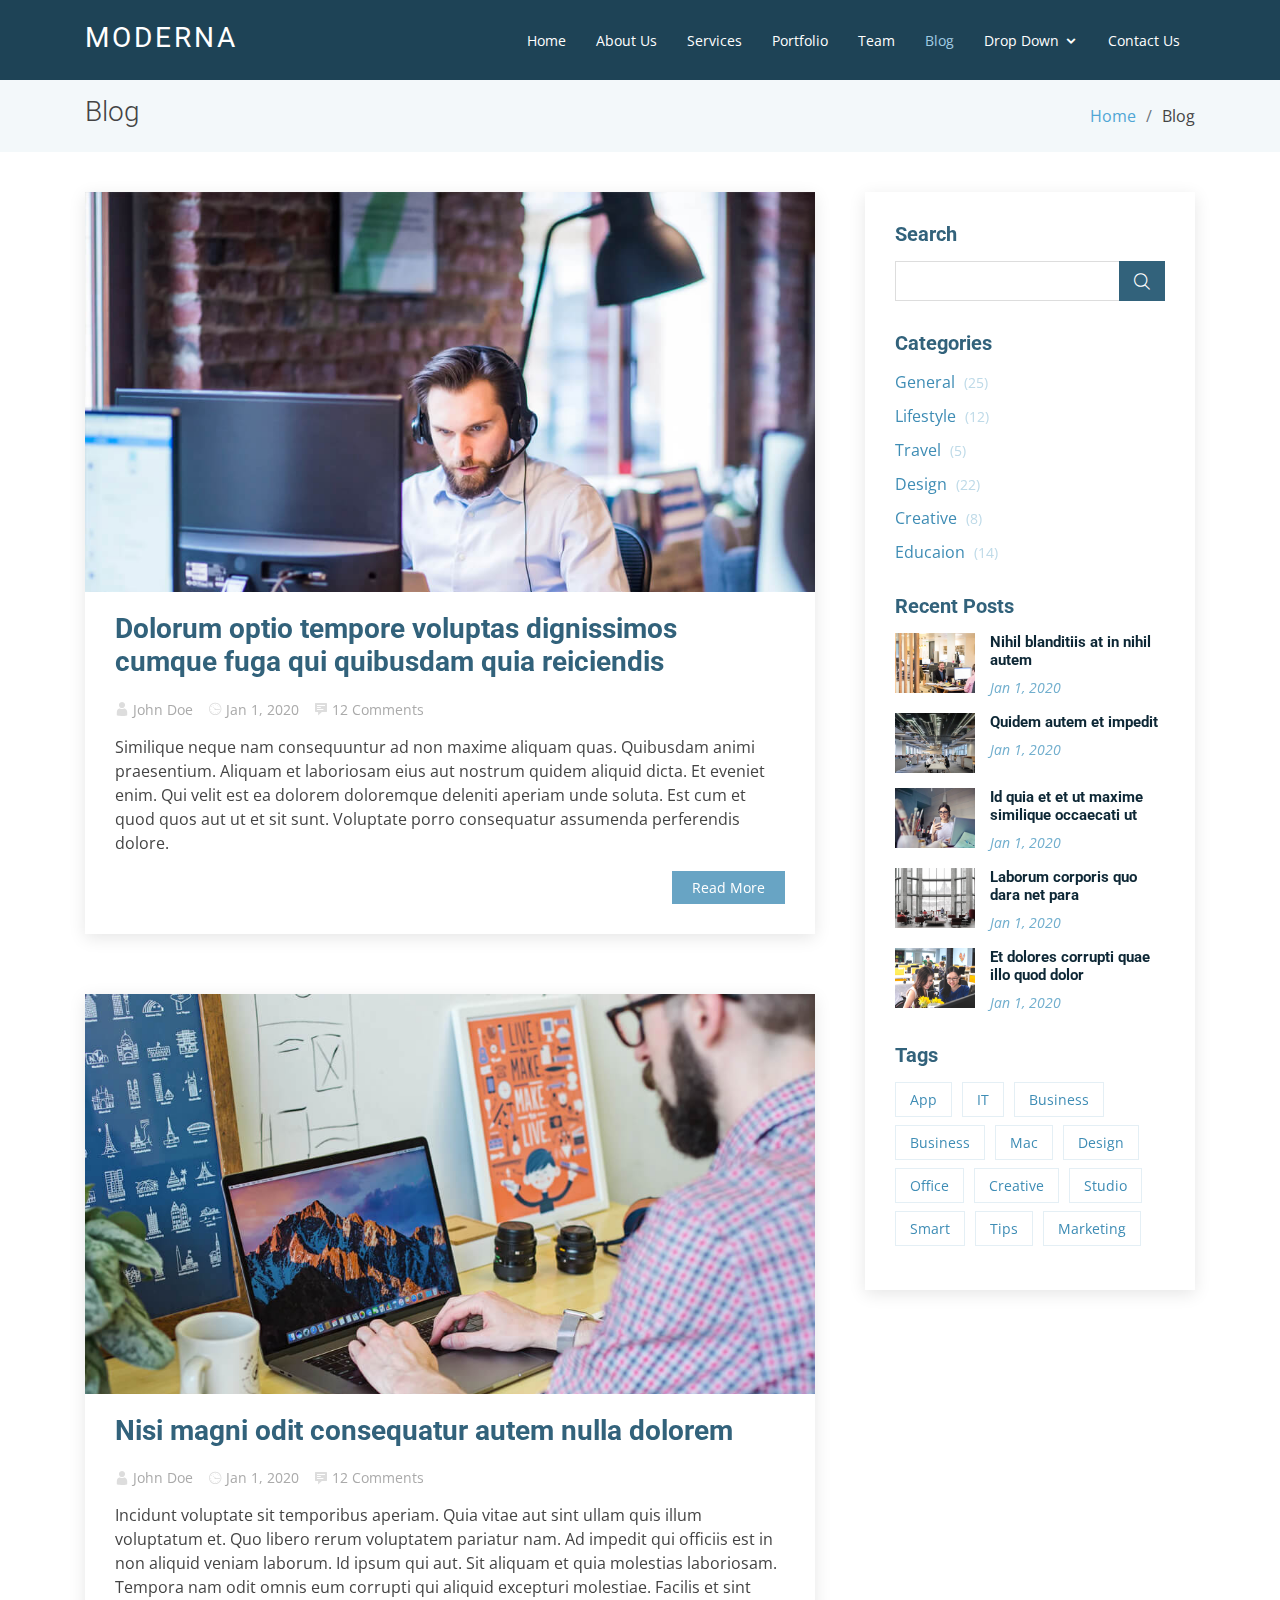
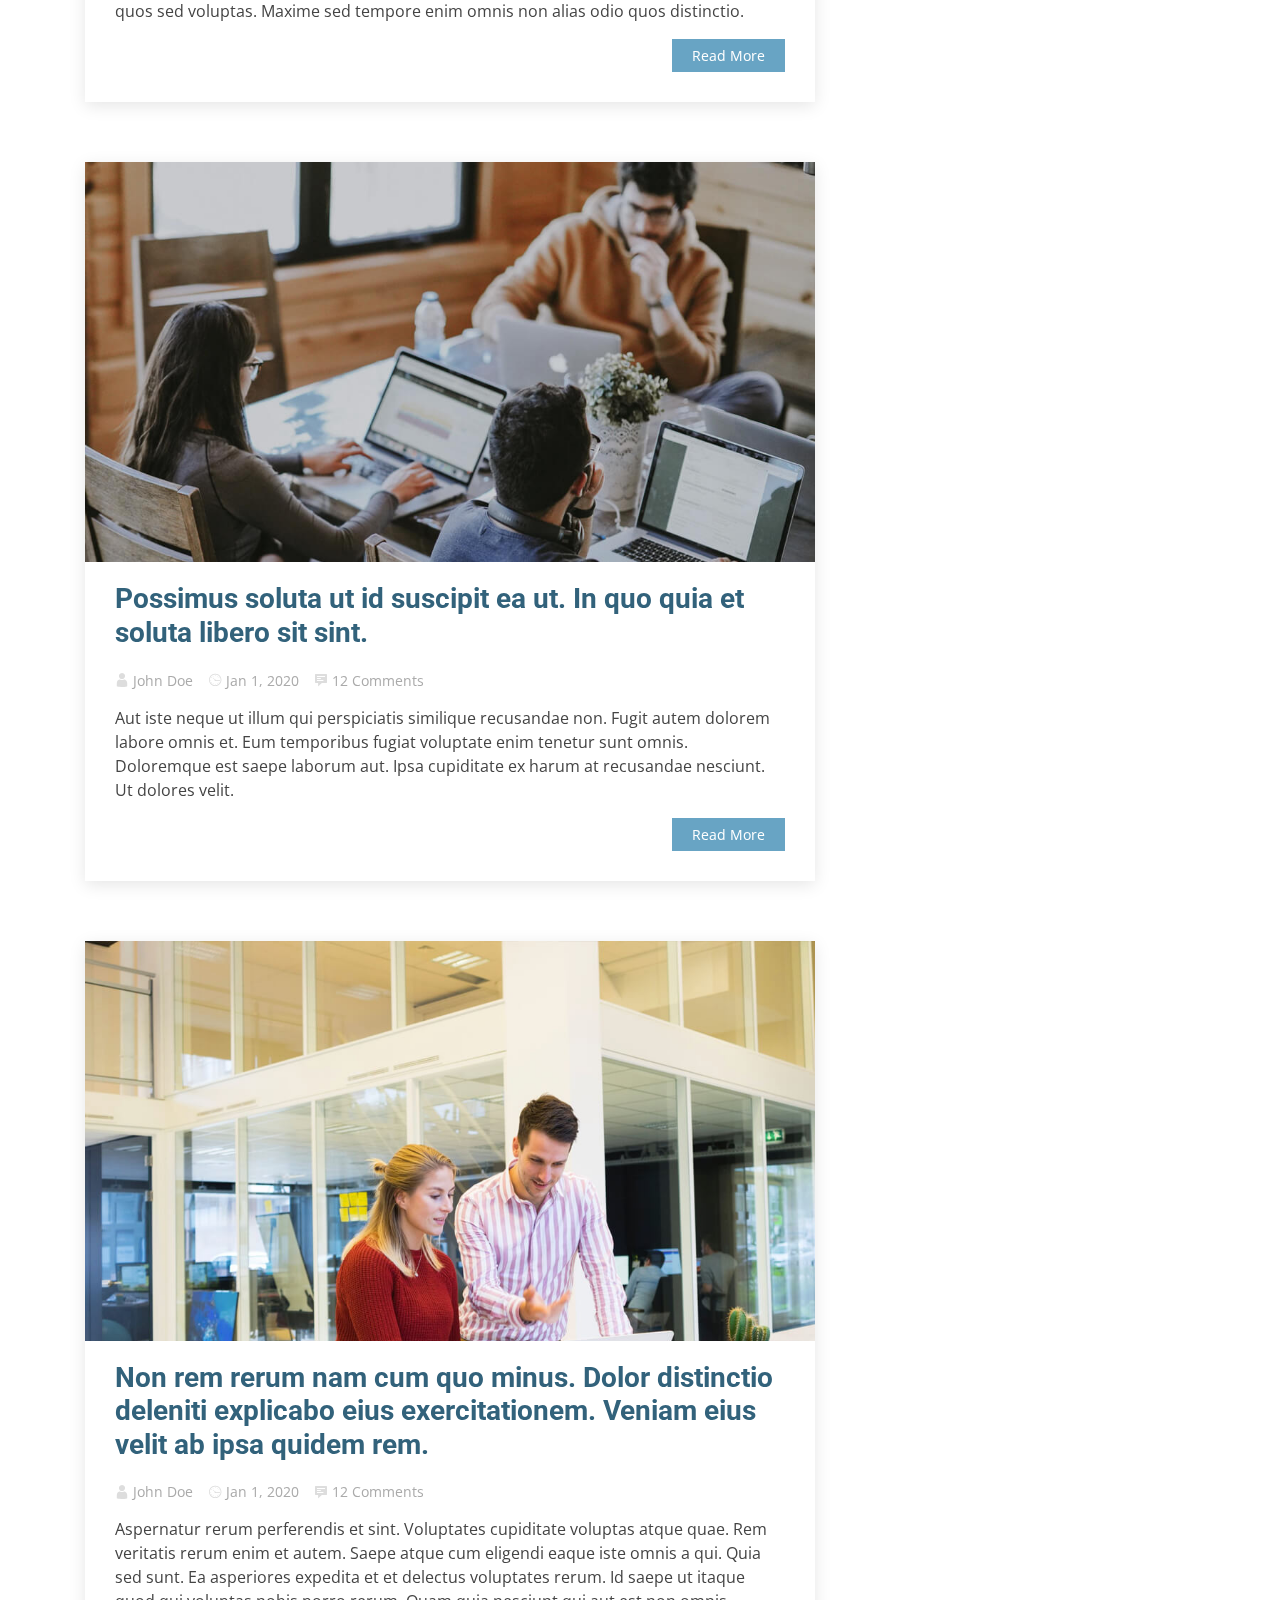
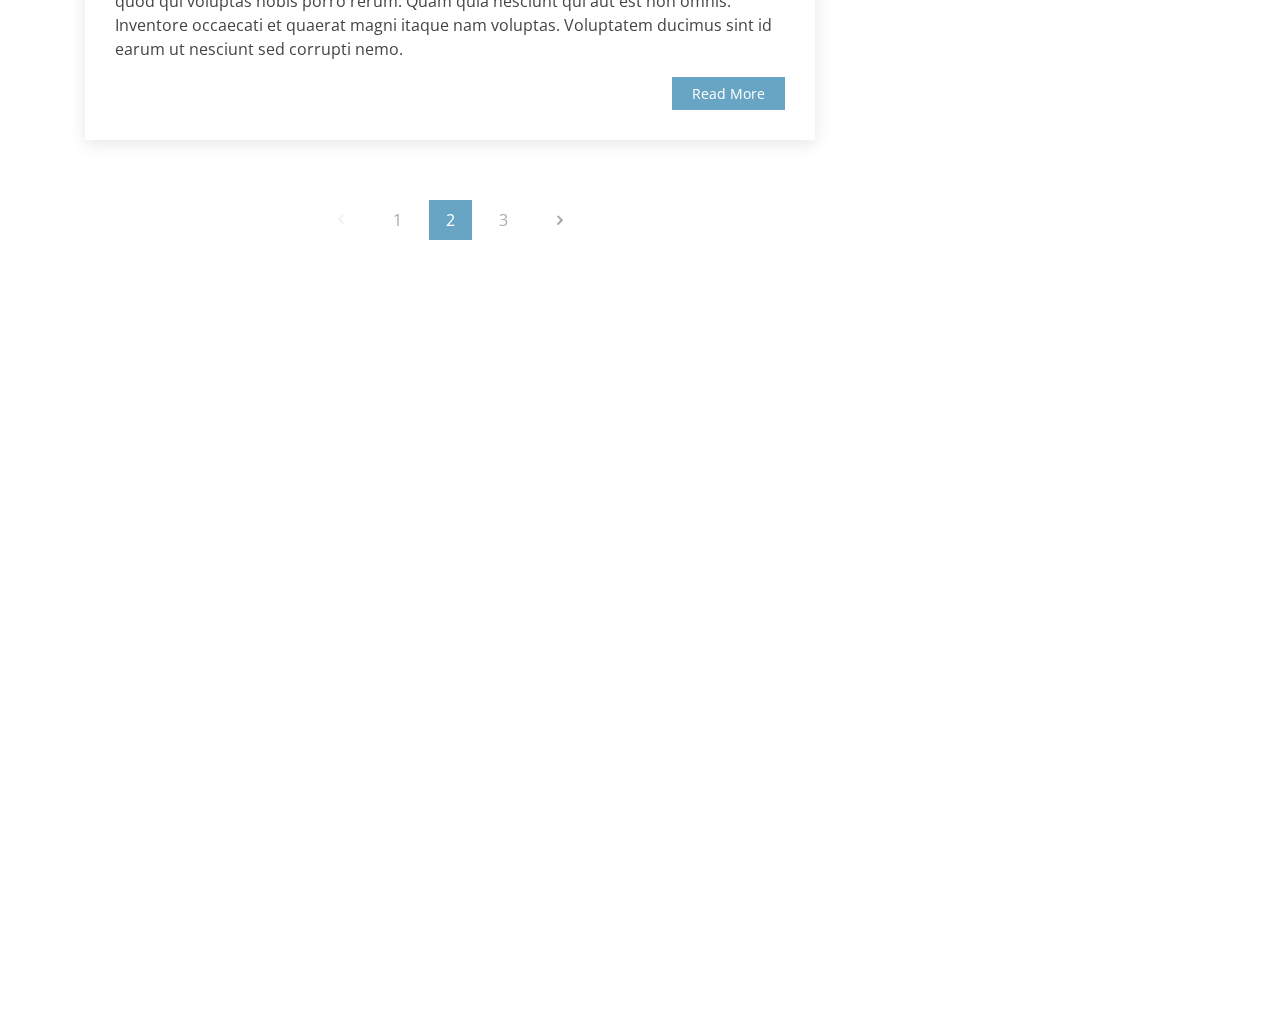
<file: blog.html>
<!DOCTYPE html>
<html lang="en">

<head>
  <meta charset="utf-8">
  <meta content="width=device-width, initial-scale=1.0" name="viewport">

  <title>Blog - Moderna Bootstrap Template</title>
  <meta content="" name="description">
  <meta content="" name="keywords">

  <!-- Favicons -->
  <link href="assets/img/favicon.png" rel="icon">
  <link href="assets/img/apple-touch-icon.png" rel="apple-touch-icon">

  <!-- Google Fonts -->
  <link href="https://fonts.googleapis.com/css?family=Open+Sans:300,300i,400,400i,600,600i,700,700i|Roboto:300,300i,400,400i,500,500i,700,700i&display=swap" rel="stylesheet">

  <!-- Vendor CSS Files -->
  <link href="assets/vendor/bootstrap/css/bootstrap.min.css" rel="stylesheet">
  <link href="assets/vendor/animate.css/animate.min.css" rel="stylesheet">
  <link href="assets/vendor/icofont/icofont.min.css" rel="stylesheet">
  <link href="assets/vendor/boxicons/css/boxicons.min.css" rel="stylesheet">
  <link href="assets/vendor/venobox/venobox.css" rel="stylesheet">
  <link href="assets/vendor/owl.carousel/assets/owl.carousel.min.css" rel="stylesheet">
  <link href="assets/vendor/aos/aos.css" rel="stylesheet">

  <!-- Template Main CSS File -->
  <link href="assets/css/style.css" rel="stylesheet">

  <!-- =======================================================
  * Template Name: Moderna - v2.2.0
  * Template URL: https://bootstrapmade.com/free-bootstrap-template-corporate-moderna/
  * Author: BootstrapMade.com
  * License: https://bootstrapmade.com/license/
  ======================================================== -->
</head>

<body>

  <!-- ======= Header ======= -->
  <header id="header" class="fixed-top ">
    <div class="container">

      <div class="logo float-left">
        <h1 class="text-light"><a href="index.html"><span>Moderna</span></a></h1>
        <!-- Uncomment below if you prefer to use an image logo -->
        <!-- <a href="index.html"><img src="assets/img/logo.png" alt="" class="img-fluid"></a>-->
      </div>

      <nav class="nav-menu float-right d-none d-lg-block">
        <ul>
          <li><a href="index.html">Home</a></li>
          <li><a href="about.html">About Us</a></li>
          <li><a href="services.html">Services</a></li>
          <li><a href="portfolio.html">Portfolio</a></li>
          <li><a href="team.html">Team</a></li>
          <li class="active"><a href="blog.html">Blog</a></li>
          <li class="drop-down"><a href="">Drop Down</a>
            <ul>
              <li><a href="#">Drop Down 1</a></li>
              <li class="drop-down"><a href="#">Drop Down 2</a>
                <ul>
                  <li><a href="#">Deep Drop Down 1</a></li>
                  <li><a href="#">Deep Drop Down 2</a></li>
                  <li><a href="#">Deep Drop Down 3</a></li>
                  <li><a href="#">Deep Drop Down 4</a></li>
                  <li><a href="#">Deep Drop Down 5</a></li>
                </ul>
              </li>
              <li><a href="#">Drop Down 3</a></li>
              <li><a href="#">Drop Down 4</a></li>
              <li><a href="#">Drop Down 5</a></li>
            </ul>
          </li>
          <li><a href="contact.html">Contact Us</a></li>
        </ul>
      </nav><!-- .nav-menu -->

    </div>
  </header><!-- End Header -->

  <main id="main">

    <!-- ======= Blog Section ======= -->
    <section class="breadcrumbs">
      <div class="container">

        <div class="d-flex justify-content-between align-items-center">
          <h2>Blog</h2>

          <ol>
            <li><a href="index.html">Home</a></li>
            <li>Blog</li>
          </ol>
        </div>

      </div>
    </section><!-- End Blog Section -->

    <!-- ======= Blog Section ======= -->
    <section class="blog" data-aos="fade-up" data-aos-easing="ease-in-out" data-aos-duration="500">
      <div class="container">

        <div class="row">

          <div class="col-lg-8 entries">

            <article class="entry">

              <div class="entry-img">
                <img src="assets/img/blog-post-1.jpg" alt="" class="img-fluid">
              </div>

              <h2 class="entry-title">
                <a href="blog-single.html">Dolorum optio tempore voluptas dignissimos cumque fuga qui quibusdam quia
                  reiciendis</a>
              </h2>

              <div class="entry-meta">
                <ul>
                  <li class="d-flex align-items-center"><i class="icofont-user"></i> <a href="blog-single.html">John
                      Doe</a></li>
                  <li class="d-flex align-items-center"><i class="icofont-wall-clock"></i> <a href="blog-single.html"><time datetime="2020-01-01">Jan 1, 2020</time></a></li>
                  <li class="d-flex align-items-center"><i class="icofont-comment"></i> <a href="blog-single.html">12
                      Comments</a></li>
                </ul>
              </div>

              <div class="entry-content">
                <p>
                  Similique neque nam consequuntur ad non maxime aliquam quas. Quibusdam animi praesentium. Aliquam et
                  laboriosam eius aut nostrum quidem aliquid dicta.
                  Et eveniet enim. Qui velit est ea dolorem doloremque deleniti aperiam unde soluta. Est cum et quod quos
                  aut ut et sit sunt. Voluptate porro consequatur assumenda perferendis dolore.
                </p>
                <div class="read-more">
                  <a href="blog-single.html">Read More</a>
                </div>
              </div>

            </article><!-- End blog entry -->

            <article class="entry">

              <div class="entry-img">
                <img src="assets/img/blog-post-2.jpg" alt="" class="img-fluid">
              </div>

              <h2 class="entry-title">
                <a href="blog-single.html">Nisi magni odit consequatur autem nulla dolorem</a>
              </h2>

              <div class="entry-meta">
                <ul>
                  <li class="d-flex align-items-center"><i class="icofont-user"></i> <a href="blog-single.html">John
                      Doe</a></li>
                  <li class="d-flex align-items-center"><i class="icofont-wall-clock"></i> <a href="blog-single.html"><time datetime="2020-01-01">Jan 1, 2020</time></a></li>
                  <li class="d-flex align-items-center"><i class="icofont-comment"></i> <a href="blog-single.html">12
                      Comments</a></li>
                </ul>
              </div>

              <div class="entry-content">
                <p>
                  Incidunt voluptate sit temporibus aperiam. Quia vitae aut sint ullam quis illum voluptatum et. Quo
                  libero rerum voluptatem pariatur nam.
                  Ad impedit qui officiis est in non aliquid veniam laborum. Id ipsum qui aut. Sit aliquam et quia
                  molestias laboriosam. Tempora nam odit omnis eum corrupti qui aliquid excepturi molestiae. Facilis et
                  sint quos sed voluptas. Maxime sed tempore enim omnis non alias odio quos distinctio.
                </p>
                <div class="read-more">
                  <a href="blog-single.html">Read More</a>
                </div>
              </div>

            </article><!-- End blog entry -->

            <article class="entry">

              <div class="entry-img">
                <img src="assets/img/blog-post-3.jpg" alt="" class="img-fluid">
              </div>

              <h2 class="entry-title">
                <a href="blog-single.html">Possimus soluta ut id suscipit ea ut. In quo quia et soluta libero sit
                  sint.</a>
              </h2>

              <div class="entry-meta">
                <ul>
                  <li class="d-flex align-items-center"><i class="icofont-user"></i> <a href="blog-single.html">John
                      Doe</a></li>
                  <li class="d-flex align-items-center"><i class="icofont-wall-clock"></i> <a href="blog-single.html"><time datetime="2020-01-01">Jan 1, 2020</time></a></li>
                  <li class="d-flex align-items-center"><i class="icofont-comment"></i> <a href="blog-single.html">12
                      Comments</a></li>
                </ul>
              </div>

              <div class="entry-content">
                <p>
                  Aut iste neque ut illum qui perspiciatis similique recusandae non. Fugit autem dolorem labore omnis et.
                  Eum temporibus fugiat voluptate enim tenetur sunt omnis.
                  Doloremque est saepe laborum aut. Ipsa cupiditate ex harum at recusandae nesciunt. Ut dolores velit.
                </p>
                <div class="read-more">
                  <a href="blog-single.html">Read More</a>
                </div>
              </div>

            </article><!-- End blog entry -->

            <article class="entry">

              <div class="entry-img">
                <img src="assets/img/blog-post-4.jpg" alt="" class="img-fluid">
              </div>

              <h2 class="entry-title">
                <a href="blog-single.html">Non rem rerum nam cum quo minus. Dolor distinctio deleniti explicabo eius
                  exercitationem. Veniam eius velit ab ipsa quidem rem.</a>
              </h2>

              <div class="entry-meta">
                <ul>
                  <li class="d-flex align-items-center"><i class="icofont-user"></i> <a href="blog-single.html">John
                      Doe</a></li>
                  <li class="d-flex align-items-center"><i class="icofont-wall-clock"></i> <a href="blog-single.html"><time datetime="2020-01-01">Jan 1, 2020</time></a></li>
                  <li class="d-flex align-items-center"><i class="icofont-comment"></i> <a href="blog-single.html">12
                      Comments</a></li>
                </ul>
              </div>

              <div class="entry-content">
                <p>
                  Aspernatur rerum perferendis et sint. Voluptates cupiditate voluptas atque quae. Rem veritatis rerum
                  enim et autem. Saepe atque cum eligendi eaque iste omnis a qui.
                  Quia sed sunt. Ea asperiores expedita et et delectus voluptates rerum. Id saepe ut itaque quod qui
                  voluptas nobis porro rerum. Quam quia nesciunt qui aut est non omnis. Inventore occaecati et quaerat
                  magni itaque nam voluptas. Voluptatem ducimus sint id earum ut nesciunt sed corrupti nemo.
                </p>
                <div class="read-more">
                  <a href="blog-single.html">Read More</a>
                </div>
              </div>

            </article><!-- End blog entry -->

            <div class="blog-pagination">
              <ul class="justify-content-center">
                <li class="disabled"><i class="icofont-rounded-left"></i></li>
                <li><a href="#">1</a></li>
                <li class="active"><a href="#">2</a></li>
                <li><a href="#">3</a></li>
                <li><a href="#"><i class="icofont-rounded-right"></i></a></li>
              </ul>
            </div>

          </div><!-- End blog entries list -->

          <div class="col-lg-4">
            <div class="sidebar">

              <h3 class="sidebar-title">Search</h3>
              <div class="sidebar-item search-form">
                <form action="">
                  <input type="text">
                  <button type="submit"><i class="icofont-search"></i></button>
                </form>
              </div><!-- End sidebar search formn-->

              <h3 class="sidebar-title">Categories</h3>
              <div class="sidebar-item categories">
                <ul>
                  <li><a href="#">General <span>(25)</span></a></li>
                  <li><a href="#">Lifestyle <span>(12)</span></a></li>
                  <li><a href="#">Travel <span>(5)</span></a></li>
                  <li><a href="#">Design <span>(22)</span></a></li>
                  <li><a href="#">Creative <span>(8)</span></a></li>
                  <li><a href="#">Educaion <span>(14)</span></a></li>
                </ul>

              </div><!-- End sidebar categories-->

              <h3 class="sidebar-title">Recent Posts</h3>
              <div class="sidebar-item recent-posts">
                <div class="post-item clearfix">
                  <img src="assets/img/recent-posts-1.jpg" alt="">
                  <h4><a href="blog-single.html">Nihil blanditiis at in nihil autem</a></h4>
                  <time datetime="2020-01-01">Jan 1, 2020</time>
                </div>

                <div class="post-item clearfix">
                  <img src="assets/img/recent-posts-2.jpg" alt="">
                  <h4><a href="blog-single.html">Quidem autem et impedit</a></h4>
                  <time datetime="2020-01-01">Jan 1, 2020</time>
                </div>

                <div class="post-item clearfix">
                  <img src="assets/img/recent-posts-3.jpg" alt="">
                  <h4><a href="blog-single.html">Id quia et et ut maxime similique occaecati ut</a></h4>
                  <time datetime="2020-01-01">Jan 1, 2020</time>
                </div>

                <div class="post-item clearfix">
                  <img src="assets/img/recent-posts-4.jpg" alt="">
                  <h4><a href="blog-single.html">Laborum corporis quo dara net para</a></h4>
                  <time datetime="2020-01-01">Jan 1, 2020</time>
                </div>

                <div class="post-item clearfix">
                  <img src="assets/img/recent-posts-5.jpg" alt="">
                  <h4><a href="blog-single.html">Et dolores corrupti quae illo quod dolor</a></h4>
                  <time datetime="2020-01-01">Jan 1, 2020</time>
                </div>
              </div><!-- End sidebar recent posts-->

              <h3 class="sidebar-title">Tags</h3>
              <div class="sidebar-item tags">
                <ul>
                  <li><a href="#">App</a></li>
                  <li><a href="#">IT</a></li>
                  <li><a href="#">Business</a></li>
                  <li><a href="#">Business</a></li>
                  <li><a href="#">Mac</a></li>
                  <li><a href="#">Design</a></li>
                  <li><a href="#">Office</a></li>
                  <li><a href="#">Creative</a></li>
                  <li><a href="#">Studio</a></li>
                  <li><a href="#">Smart</a></li>
                  <li><a href="#">Tips</a></li>
                  <li><a href="#">Marketing</a></li>
                </ul>

              </div><!-- End sidebar tags-->

            </div><!-- End sidebar -->

          </div><!-- End blog sidebar -->

        </div><!-- End .row -->

      </div><!-- End .container -->

    </section><!-- End Blog Section -->

  </main><!-- End #main -->

  <!-- ======= Footer ======= -->
  <footer id="footer" data-aos="fade-up" data-aos-easing="ease-in-out" data-aos-duration="500">

    <div class="footer-newsletter">
      <div class="container">
        <div class="row">
          <div class="col-lg-6">
            <h4>Our Newsletter</h4>
            <p>Tamen quem nulla quae legam multos aute sint culpa legam noster magna</p>
          </div>
          <div class="col-lg-6">
            <form action="" method="post">
              <input type="email" name="email"><input type="submit" value="Subscribe">
            </form>
          </div>
        </div>
      </div>
    </div>

    <div class="footer-top">
      <div class="container">
        <div class="row">

          <div class="col-lg-3 col-md-6 footer-links">
            <h4>Useful Links</h4>
            <ul>
              <li><i class="bx bx-chevron-right"></i> <a href="#">Home</a></li>
              <li><i class="bx bx-chevron-right"></i> <a href="#">About us</a></li>
              <li><i class="bx bx-chevron-right"></i> <a href="#">Services</a></li>
              <li><i class="bx bx-chevron-right"></i> <a href="#">Terms of service</a></li>
              <li><i class="bx bx-chevron-right"></i> <a href="#">Privacy policy</a></li>
            </ul>
          </div>

          <div class="col-lg-3 col-md-6 footer-links">
            <h4>Our Services</h4>
            <ul>
              <li><i class="bx bx-chevron-right"></i> <a href="#">Web Design</a></li>
              <li><i class="bx bx-chevron-right"></i> <a href="#">Web Development</a></li>
              <li><i class="bx bx-chevron-right"></i> <a href="#">Product Management</a></li>
              <li><i class="bx bx-chevron-right"></i> <a href="#">Marketing</a></li>
              <li><i class="bx bx-chevron-right"></i> <a href="#">Graphic Design</a></li>
            </ul>
          </div>

          <div class="col-lg-3 col-md-6 footer-contact">
            <h4>Contact Us</h4>
            <p>
              A108 Adam Street <br>
              New York, NY 535022<br>
              United States <br><br>
              <strong>Phone:</strong> +1 5589 55488 55<br>
              <strong>Email:</strong> info@example.com<br>
            </p>

          </div>

          <div class="col-lg-3 col-md-6 footer-info">
            <h3>About Moderna</h3>
            <p>Cras fermentum odio eu feugiat lide par naso tierra. Justo eget nada terra videa magna derita valies darta donna mare fermentum iaculis eu non diam phasellus.</p>
            <div class="social-links mt-3">
              <a href="#" class="twitter"><i class="bx bxl-twitter"></i></a>
              <a href="#" class="facebook"><i class="bx bxl-facebook"></i></a>
              <a href="#" class="instagram"><i class="bx bxl-instagram"></i></a>
              <a href="#" class="linkedin"><i class="bx bxl-linkedin"></i></a>
            </div>
          </div>

        </div>
      </div>
    </div>

    <div class="container">
      <div class="copyright">
        &copy; Copyright <strong><span>Moderna</span></strong>. All Rights Reserved
      </div>
      <div class="credits">
        <!-- All the links in the footer should remain intact. -->
        <!-- You can delete the links only if you purchased the pro version. -->
        <!-- Licensing information: https://bootstrapmade.com/license/ -->
        <!-- Purchase the pro version with working PHP/AJAX contact form: https://bootstrapmade.com/free-bootstrap-template-corporate-moderna/ -->
        Designed by <a href="https://bootstrapmade.com/">BootstrapMade</a>
      </div>
    </div>
  </footer><!-- End Footer -->

  <a href="#" class="back-to-top"><i class="icofont-simple-up"></i></a>

  <!-- Vendor JS Files -->
  <script src="assets/vendor/jquery/jquery.min.js"></script>
  <script src="assets/vendor/bootstrap/js/bootstrap.bundle.min.js"></script>
  <script src="assets/vendor/jquery.easing/jquery.easing.min.js"></script>
  <script src="assets/vendor/php-email-form/validate.js"></script>
  <script src="assets/vendor/venobox/venobox.min.js"></script>
  <script src="assets/vendor/waypoints/jquery.waypoints.min.js"></script>
  <script src="assets/vendor/counterup/counterup.min.js"></script>
  <script src="assets/vendor/owl.carousel/owl.carousel.min.js"></script>
  <script src="assets/vendor/isotope-layout/isotope.pkgd.min.js"></script>
  <script src="assets/vendor/aos/aos.js"></script>

  <!-- Template Main JS File -->
  <script src="assets/js/main.js"></script>

</body>

</html>
</file>
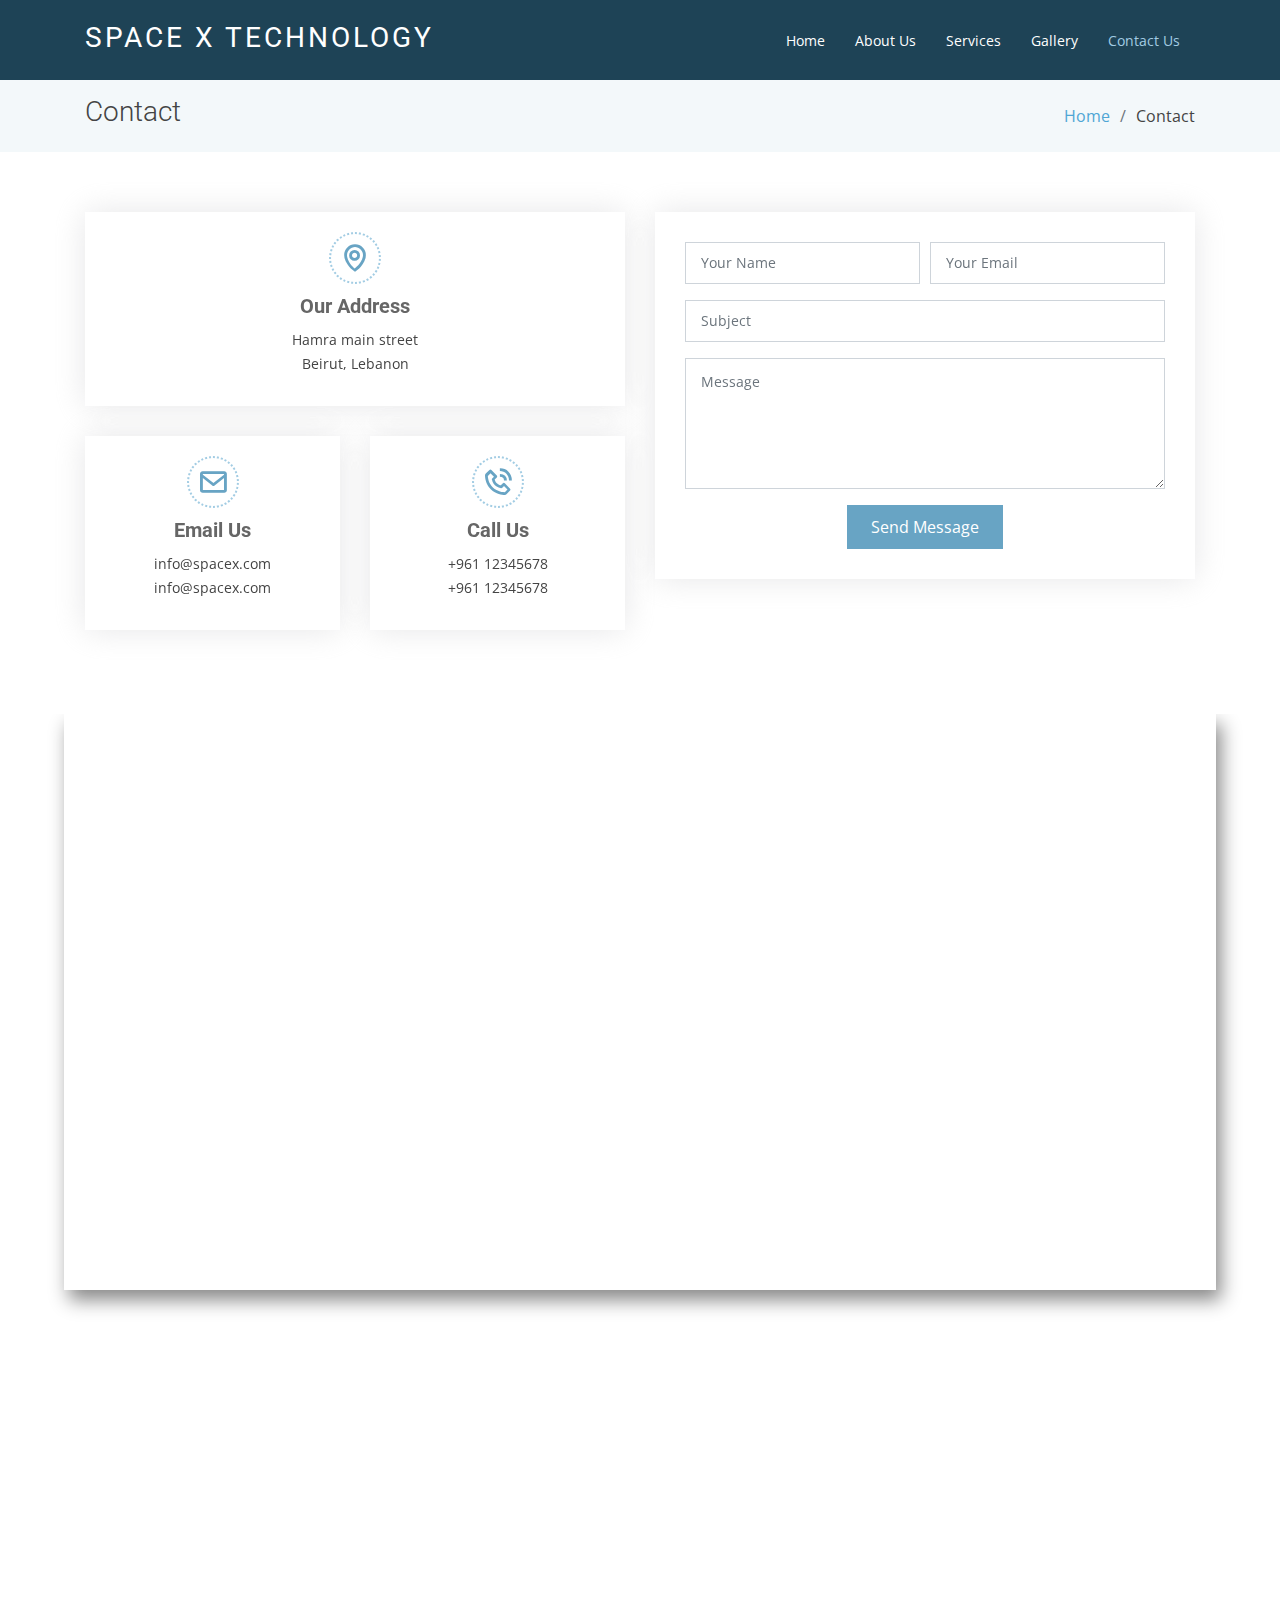
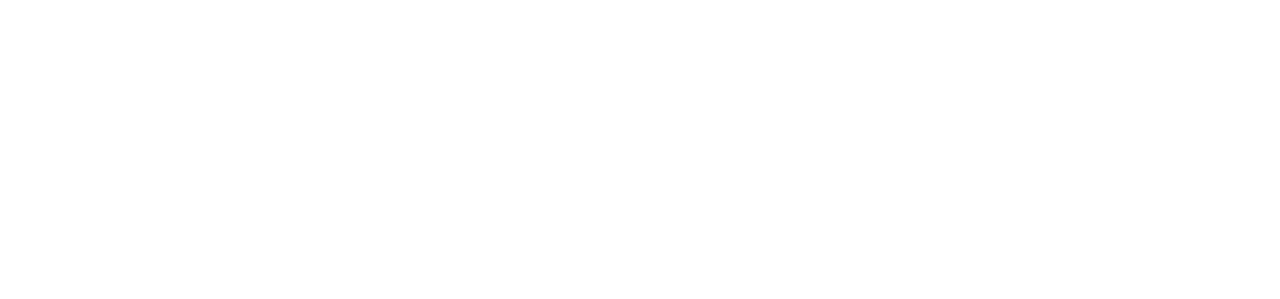
<file: contact.html>
<!DOCTYPE html>
<html lang="en">

  <head>
    <meta charset="utf-8">
    <meta content="width=device-width, initial-scale=1.0" name="viewport">
  
    <title>Space X Tech Shop - Our Services</title>
    <meta content="space x technology website, designed by fadi haddad 2020 with botstrap template" name="description">
    <meta content="space x,  spacex, tech store, printers, cellphone,laptop,computers,lines,sim cards,hamra, hamra street" name="keywords">
  
     <!-- Favicons -->
     <link rel="apple-touch-icon" sizes="180x180" href="/apple-touch-icon.png">
     <link rel="icon" type="image/png" sizes="32x32" href="/favicon-32x32.png">
     <link rel="icon" type="image/png" sizes="16x16" href="/favicon-16x16.png">
     <link rel="manifest" href="/site.webmanifest">

  <!-- Google Fonts -->
  <link href="https://fonts.googleapis.com/css?family=Open+Sans:300,300i,400,400i,600,600i,700,700i|Roboto:300,300i,400,400i,500,500i,700,700i&display=swap" rel="stylesheet">

  <!-- Vendor CSS Files -->
  <link href="assets/vendor/bootstrap/css/bootstrap.min.css" rel="stylesheet">
  <link href="assets/vendor/animate.css/animate.min.css" rel="stylesheet">
  <link href="assets/vendor/icofont/icofont.min.css" rel="stylesheet">
  <link href="assets/vendor/boxicons/css/boxicons.min.css" rel="stylesheet">
  <link href="assets/vendor/venobox/venobox.css" rel="stylesheet">
  <link href="assets/vendor/owl.carousel/assets/owl.carousel.min.css" rel="stylesheet">
  <link href="assets/vendor/aos/aos.css" rel="stylesheet">

  <!-- Template Main CSS File -->
  <link href="assets/css/style.css" rel="stylesheet">

</head>

<body>

  <!-- ======= Header ======= -->
  <header id="header" class="fixed-top ">
    <div class="container">

      <div class="logo float-left">
        <h1 class="text-light"><a href="index.html"><span>SPACE X TECHNOLOGY</span></a></h1>
        <!-- Uncomment below if you prefer to use an image logo -->
        <!-- <a href="index.html"><img src="assets/img/logo.png" alt="" class="img-fluid"></a>-->
      </div>

      <nav class="nav-menu float-right d-none d-lg-block">
        <ul>
          <li><a href="index.html">Home</a></li>
          <li><a href="about.html">About Us</a></li>
          <li><a href="services.html">Services</a></li>
          <li><a href="portfolio.html">Gallery</a></li>
          <li class="active"><a href="contact.html">Contact Us</a></li>
        </ul>
      </nav><!-- .nav-menu -->

    </div>
  </header><!-- End Header -->

  <main id="main">

    <!-- ======= Contact Section ======= -->
    <section class="breadcrumbs">
      <div class="container">

        <div class="d-flex justify-content-between align-items-center">
          <h2>Contact</h2>
          <ol>
            <li><a href="index.html">Home</a></li>
            <li>Contact</li>
          </ol>
        </div>

      </div>
    </section><!-- End Contact Section -->

    <!-- ======= Contact Section ======= -->
    <section class="contact" data-aos="fade-up" data-aos-easing="ease-in-out" data-aos-duration="500">
      <div class="container">

        <div class="row">

          <div class="col-lg-6">

            <div class="row">
              <div class="col-md-12">
                <div class="info-box">
                  <i class="bx bx-map"></i>
                  <h3>Our Address</h3>
                  <p>Hamra main street<br>
                    Beirut, Lebanon <br></p>
                </div>
              </div>
              <div class="col-md-6">
                <div class="info-box">
                  <i class="bx bx-envelope"></i>
                  <h3>Email Us</h3>
                  <p>info@spacex.com<br>info@spacex.com</p>
                </div>
              </div>
              <div class="col-md-6">
                <div class="info-box">
                  <i class="bx bx-phone-call"></i>
                  <h3>Call Us</h3>
                  <p>+961 12345678<br>+961 12345678</p>
                </div>
              </div>
            </div>

          </div>

          <div class="col-lg-6">
            <form action="forms/contact.php" method="post" role="form" class="php-email-form">
              <div class="form-row">
                <div class="col-md-6 form-group">
                  <input type="text" name="name" class="form-control" id="name" placeholder="Your Name" data-rule="minlen:4" data-msg="Please enter at least 4 chars" />
                  <div class="validate"></div>
                </div>
                <div class="col-md-6 form-group">
                  <input type="email" class="form-control" name="email" id="email" placeholder="Your Email" data-rule="email" data-msg="Please enter a valid email" />
                  <div class="validate"></div>
                </div>
              </div>
              <div class="form-group">
                <input type="text" class="form-control" name="subject" id="subject" placeholder="Subject" data-rule="minlen:4" data-msg="Please enter at least 8 chars of subject" />
                <div class="validate"></div>
              </div>
              <div class="form-group">
                <textarea class="form-control" name="message" rows="5" data-rule="required" data-msg="Please write something for us" placeholder="Message"></textarea>
                <div class="validate"></div>
              </div>
              <div class="mb-3">
                <div class="loading">Loading</div>
                <div class="error-message"></div>
                <div class="sent-message">Your message has been sent. Thank you!</div>
              </div>
              <div class="text-center"><button type="submit">Send Message</button></div>
            </form>
          </div>

        </div>

      </div>
    </section><!-- End Contact Section -->

    <br>
<!--Google map-->
<div  id="map-container-google-1" class="z-depth-1-half map-container" style="height: 500px">
  <iframe src="https://maps.google.com/maps?q=SpaceXTechnology, Omar Bin Abdul Aziz, Beirut&t=&z=16&ie=UTF8&iwloc=&output=embed" frameborder="0"
    style="border:0" allowfullscreen></iframe>
</div>

<!--Google Maps-->
  </main><!-- End #main -->


  <!-- ======= Footer ======= -->
  <footer id="footer" data-aos="fade-up" data-aos-easing="ease-in-out" data-aos-duration="500">

    <div class="footer-top">
    <div class="container">
      <div class="row">

        <div class="col-lg-3 col-md-6 footer-links">
          <h4>Useful Links</h4>
          <ul>
            <li><i class="bx bx-chevron-right"></i> <a href="index.html">Home</a></li>
          <li><i class="bx bx-chevron-right"></i> <a href="about.html">About us</a></li>
          <li><i class="bx bx-chevron-right"></i> <a href="services.html">Services</a></li>
            <li><i class="bx bx-chevron-right"></i> <a href="about.html#location">Location</a></li>
          </ul>
        </div>

         <div class="col-lg-3 col-md-6 footer-contact">
          <h4>Contact Us</h4>
          <p>
            Hamra main street<br>
            Beirut<br>
            Lebanon <br><br>
            <strong>Phone:</strong> +961 12345678<br>
            <strong>Email:</strong> info@spacex.com<br>
          </p>

        </div>

        <div class="col-lg-3 col-md-6 footer-info">
          <h3>Social Media</h3>
          <p>You can follow us on our social media platforms.<br>
            We'd be happy to hear from you
          </p>
          <div class="social-links mt-3">
            <a href="#" class="twitter"><i class="bx bxl-twitter"></i></a>
            <a href="#" class="facebook"><i class="bx bxl-facebook"></i></a>
            <a href="#" class="instagram"><i class="bx bxl-instagram"></i></a>
            <a href="#" class="linkedin"><i class="bx bxl-linkedin"></i></a>
          </div>
        </div>

        <div class="col-lg-3 col-md-6 footer-info">
          <h3>About designer</h3>
          <p>Website was designed by Fadi Haddad, for Space X Technology, You can contact the developer on this number <br> +961-81951577</p>
          <div class="social-links mt-3">
         </div>
        </div>

      </div>
    </div>
  </div>


  <a href="#" class="back-to-top"><i class="icofont-simple-up"></i></a>

  <!-- Vendor JS Files -->
  <script src="assets/vendor/jquery/jquery.min.js"></script>
  <script src="assets/vendor/bootstrap/js/bootstrap.bundle.min.js"></script>
  <script src="assets/vendor/jquery.easing/jquery.easing.min.js"></script>
  <script src="assets/vendor/php-email-form/validate.js"></script>
  <script src="assets/vendor/venobox/venobox.min.js"></script>
  <script src="assets/vendor/waypoints/jquery.waypoints.min.js"></script>
  <script src="assets/vendor/counterup/counterup.min.js"></script>
  <script src="assets/vendor/owl.carousel/owl.carousel.min.js"></script>
  <script src="assets/vendor/isotope-layout/isotope.pkgd.min.js"></script>
  <script src="assets/vendor/aos/aos.js"></script>

  <!-- Template Main JS File -->
  <script src="assets/js/main.js"></script>

</body>

</html>
</file>
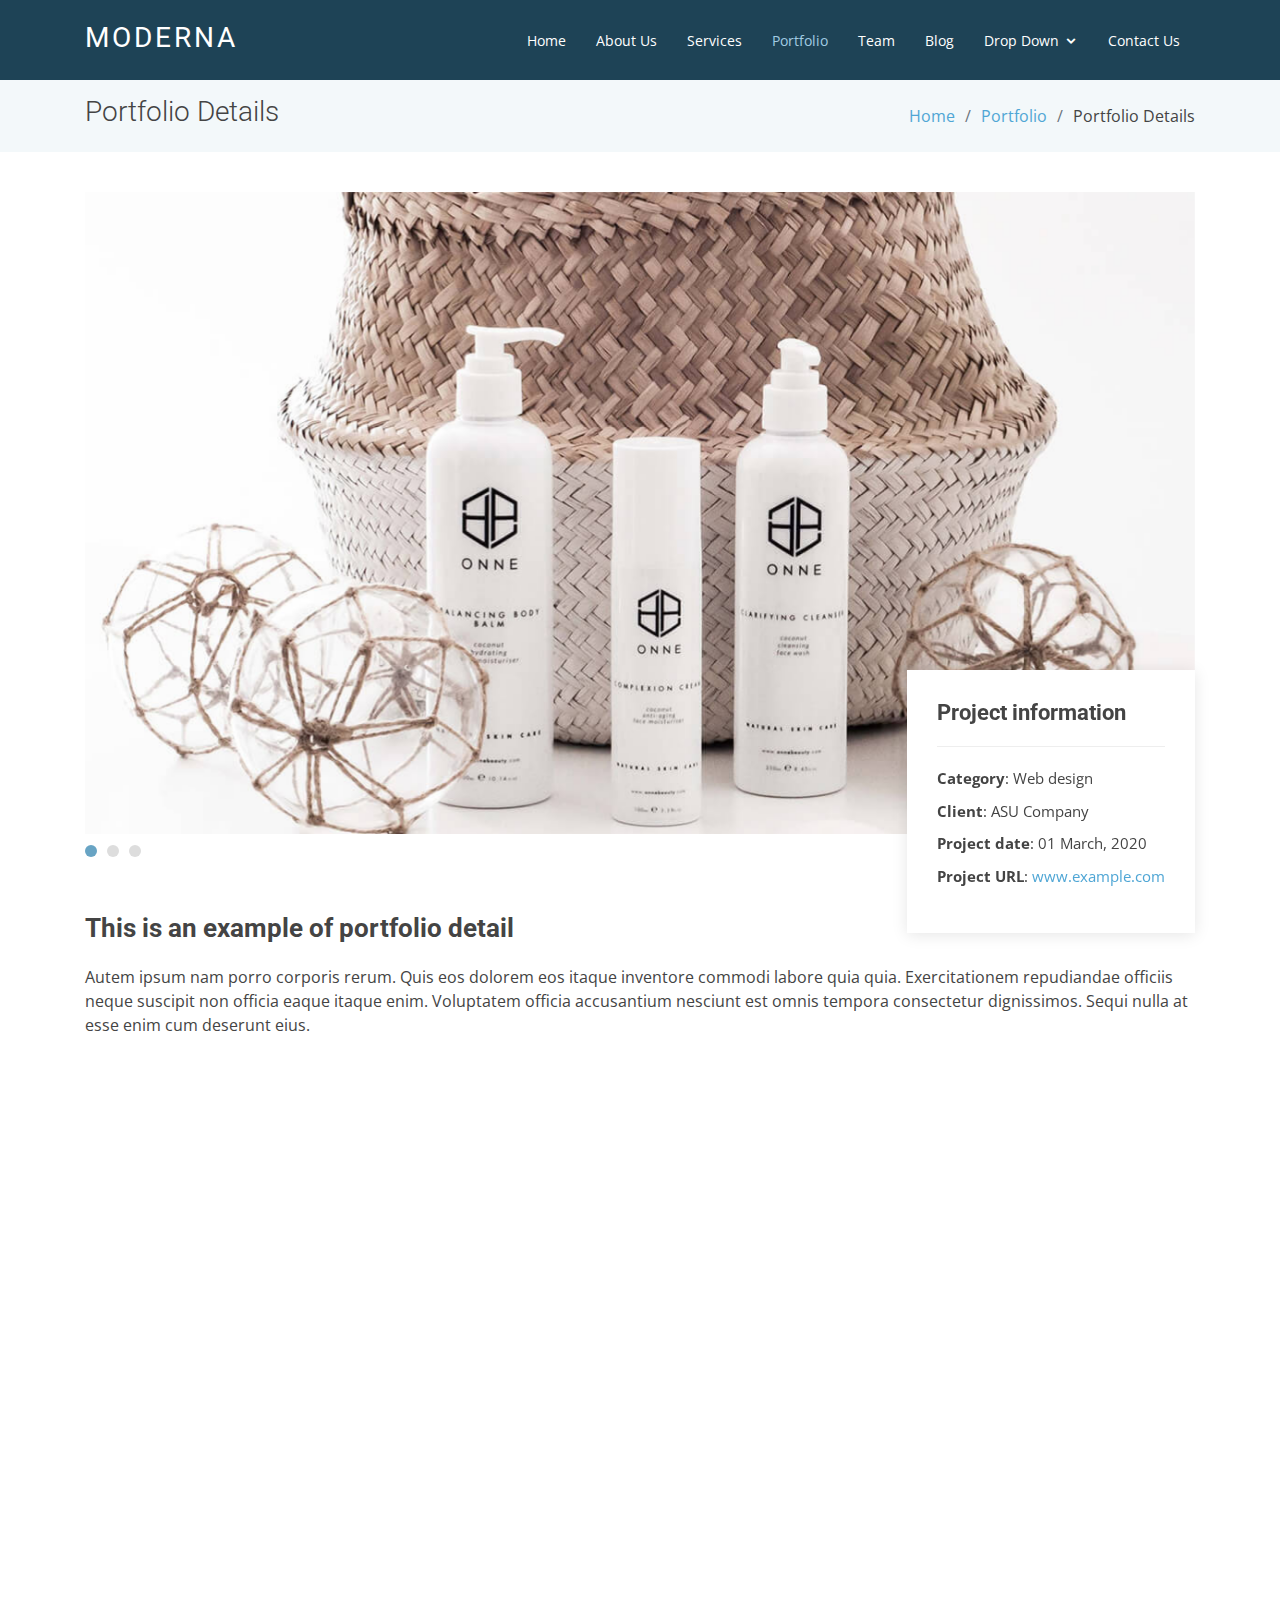
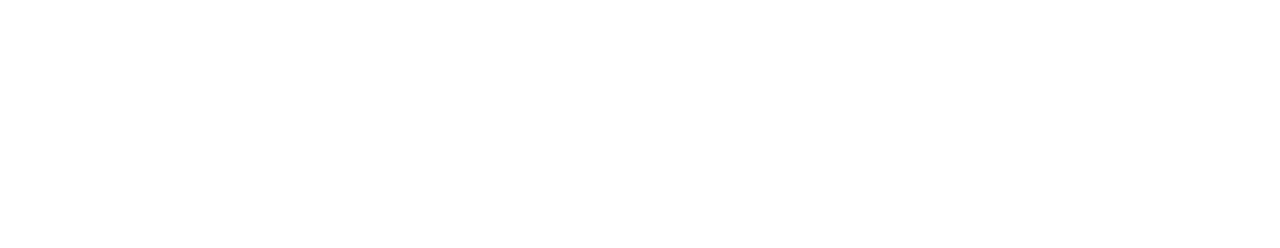
<file: portfolio-details.html>
<!DOCTYPE html>
<html lang="en">

<head>
  <meta charset="utf-8">
  <meta content="width=device-width, initial-scale=1.0" name="viewport">

  <title>Portfolio Details - Moderna Bootstrap Template</title>
  <meta content="" name="description">
  <meta content="" name="keywords">

  <!-- Favicons -->
  <link href="assets/img/favicon.png" rel="icon">
  <link href="assets/img/apple-touch-icon.png" rel="apple-touch-icon">

  <!-- Google Fonts -->
  <link href="https://fonts.googleapis.com/css?family=Open+Sans:300,300i,400,400i,600,600i,700,700i|Roboto:300,300i,400,400i,500,500i,700,700i&display=swap" rel="stylesheet">

  <!-- Vendor CSS Files -->
  <link href="assets/vendor/bootstrap/css/bootstrap.min.css" rel="stylesheet">
  <link href="assets/vendor/animate.css/animate.min.css" rel="stylesheet">
  <link href="assets/vendor/icofont/icofont.min.css" rel="stylesheet">
  <link href="assets/vendor/boxicons/css/boxicons.min.css" rel="stylesheet">
  <link href="assets/vendor/venobox/venobox.css" rel="stylesheet">
  <link href="assets/vendor/owl.carousel/assets/owl.carousel.min.css" rel="stylesheet">
  <link href="assets/vendor/aos/aos.css" rel="stylesheet">

  <!-- Template Main CSS File -->
  <link href="assets/css/style.css" rel="stylesheet">

  <!-- =======================================================
  * Template Name: Moderna - v2.2.0
  * Template URL: https://bootstrapmade.com/free-bootstrap-template-corporate-moderna/
  * Author: BootstrapMade.com
  * License: https://bootstrapmade.com/license/
  ======================================================== -->
</head>

<body>

  <!-- ======= Header ======= -->
  <header id="header" class="fixed-top ">
    <div class="container">

      <div class="logo float-left">
        <h1 class="text-light"><a href="index.html"><span>Moderna</span></a></h1>
        <!-- Uncomment below if you prefer to use an image logo -->
        <!-- <a href="index.html"><img src="assets/img/logo.png" alt="" class="img-fluid"></a>-->
      </div>

      <nav class="nav-menu float-right d-none d-lg-block">
        <ul>
          <li><a href="index.html">Home</a></li>
          <li><a href="about.html">About Us</a></li>
          <li><a href="services.html">Services</a></li>
          <li class="active"><a href="portfolio.html">Portfolio</a></li>
          <li><a href="team.html">Team</a></li>
          <li><a href="blog.html">Blog</a></li>
          <li class="drop-down"><a href="">Drop Down</a>
            <ul>
              <li><a href="#">Drop Down 1</a></li>
              <li class="drop-down"><a href="#">Drop Down 2</a>
                <ul>
                  <li><a href="#">Deep Drop Down 1</a></li>
                  <li><a href="#">Deep Drop Down 2</a></li>
                  <li><a href="#">Deep Drop Down 3</a></li>
                  <li><a href="#">Deep Drop Down 4</a></li>
                  <li><a href="#">Deep Drop Down 5</a></li>
                </ul>
              </li>
              <li><a href="#">Drop Down 3</a></li>
              <li><a href="#">Drop Down 4</a></li>
              <li><a href="#">Drop Down 5</a></li>
            </ul>
          </li>
          <li><a href="contact.html">Contact Us</a></li>
        </ul>
      </nav><!-- .nav-menu -->

    </div>
  </header><!-- End Header -->

  <main id="main">

    <!-- ======= Our Portfolio Section ======= -->
    <section class="breadcrumbs">
      <div class="container">

        <div class="d-flex justify-content-between align-items-center">
          <h2>Portfolio Details</h2>
          <ol>
            <li><a href="index.html">Home</a></li>
            <li><a href="portfolio.html">Portfolio</a></li>
            <li>Portfolio Details</li>
          </ol>
        </div>

      </div>
    </section><!-- End Our Portfolio Section -->

    <!-- ======= Portfolio Details Section ======= -->
    <section class="portfolio-details">
      <div class="container">

        <div class="portfolio-details-container">

          <div class="owl-carousel portfolio-details-carousel">
            <img src="assets/img/portfolio/portfolio-details-1.jpg" class="img-fluid" alt="">
            <img src="assets/img/portfolio/portfolio-details-2.jpg" class="img-fluid" alt="">
            <img src="assets/img/portfolio/portfolio-details-3.jpg" class="img-fluid" alt="">
          </div>

          <div class="portfolio-info">
            <h3>Project information</h3>
            <ul>
              <li><strong>Category</strong>: Web design</li>
              <li><strong>Client</strong>: ASU Company</li>
              <li><strong>Project date</strong>: 01 March, 2020</li>
              <li><strong>Project URL</strong>: <a href="#">www.example.com</a></li>
            </ul>
          </div>

        </div>

        <div class="portfolio-description">
          <h2>This is an example of portfolio detail</h2>
          <p>
            Autem ipsum nam porro corporis rerum. Quis eos dolorem eos itaque inventore commodi labore quia quia. Exercitationem repudiandae officiis neque suscipit non officia eaque itaque enim. Voluptatem officia accusantium nesciunt est omnis tempora consectetur dignissimos. Sequi nulla at esse enim cum deserunt eius.
          </p>
        </div>
      </div>
    </section><!-- End Portfolio Details Section -->

  </main><!-- End #main -->

  <!-- ======= Footer ======= -->
  <footer id="footer" data-aos="fade-up" data-aos-easing="ease-in-out" data-aos-duration="500">

    <div class="footer-newsletter">
      <div class="container">
        <div class="row">
          <div class="col-lg-6">
            <h4>Our Newsletter</h4>
            <p>Tamen quem nulla quae legam multos aute sint culpa legam noster magna</p>
          </div>
          <div class="col-lg-6">
            <form action="" method="post">
              <input type="email" name="email"><input type="submit" value="Subscribe">
            </form>
          </div>
        </div>
      </div>
    </div>

    <div class="footer-top">
      <div class="container">
        <div class="row">

          <div class="col-lg-3 col-md-6 footer-links">
            <h4>Useful Links</h4>
            <ul>
              <li><i class="bx bx-chevron-right"></i> <a href="#">Home</a></li>
              <li><i class="bx bx-chevron-right"></i> <a href="#">About us</a></li>
              <li><i class="bx bx-chevron-right"></i> <a href="#">Services</a></li>
              <li><i class="bx bx-chevron-right"></i> <a href="#">Terms of service</a></li>
              <li><i class="bx bx-chevron-right"></i> <a href="#">Privacy policy</a></li>
            </ul>
          </div>

          <div class="col-lg-3 col-md-6 footer-links">
            <h4>Our Services</h4>
            <ul>
              <li><i class="bx bx-chevron-right"></i> <a href="#">Web Design</a></li>
              <li><i class="bx bx-chevron-right"></i> <a href="#">Web Development</a></li>
              <li><i class="bx bx-chevron-right"></i> <a href="#">Product Management</a></li>
              <li><i class="bx bx-chevron-right"></i> <a href="#">Marketing</a></li>
              <li><i class="bx bx-chevron-right"></i> <a href="#">Graphic Design</a></li>
            </ul>
          </div>

          <div class="col-lg-3 col-md-6 footer-contact">
            <h4>Contact Us</h4>
            <p>
              A108 Adam Street <br>
              New York, NY 535022<br>
              United States <br><br>
              <strong>Phone:</strong> +1 5589 55488 55<br>
              <strong>Email:</strong> info@example.com<br>
            </p>

          </div>

          <div class="col-lg-3 col-md-6 footer-info">
            <h3>About Moderna</h3>
            <p>Cras fermentum odio eu feugiat lide par naso tierra. Justo eget nada terra videa magna derita valies darta donna mare fermentum iaculis eu non diam phasellus.</p>
            <div class="social-links mt-3">
              <a href="#" class="twitter"><i class="bx bxl-twitter"></i></a>
              <a href="#" class="facebook"><i class="bx bxl-facebook"></i></a>
              <a href="#" class="instagram"><i class="bx bxl-instagram"></i></a>
              <a href="#" class="linkedin"><i class="bx bxl-linkedin"></i></a>
            </div>
          </div>

        </div>
      </div>
    </div>

    <div class="container">
      <div class="copyright">
        &copy; Copyright <strong><span>Moderna</span></strong>. All Rights Reserved
      </div>
      <div class="credits">
        <!-- All the links in the footer should remain intact. -->
        <!-- You can delete the links only if you purchased the pro version. -->
        <!-- Licensing information: https://bootstrapmade.com/license/ -->
        <!-- Purchase the pro version with working PHP/AJAX contact form: https://bootstrapmade.com/free-bootstrap-template-corporate-moderna/ -->
        Designed by <a href="https://bootstrapmade.com/">BootstrapMade</a>
      </div>
    </div>
  </footer><!-- End Footer -->

  <a href="#" class="back-to-top"><i class="icofont-simple-up"></i></a>

  <!-- Vendor JS Files -->
  <script src="assets/vendor/jquery/jquery.min.js"></script>
  <script src="assets/vendor/bootstrap/js/bootstrap.bundle.min.js"></script>
  <script src="assets/vendor/jquery.easing/jquery.easing.min.js"></script>
  <script src="assets/vendor/php-email-form/validate.js"></script>
  <script src="assets/vendor/venobox/venobox.min.js"></script>
  <script src="assets/vendor/waypoints/jquery.waypoints.min.js"></script>
  <script src="assets/vendor/counterup/counterup.min.js"></script>
  <script src="assets/vendor/owl.carousel/owl.carousel.min.js"></script>
  <script src="assets/vendor/isotope-layout/isotope.pkgd.min.js"></script>
  <script src="assets/vendor/aos/aos.js"></script>

  <!-- Template Main JS File -->
  <script src="assets/js/main.js"></script>

</body>

</html>
</file>
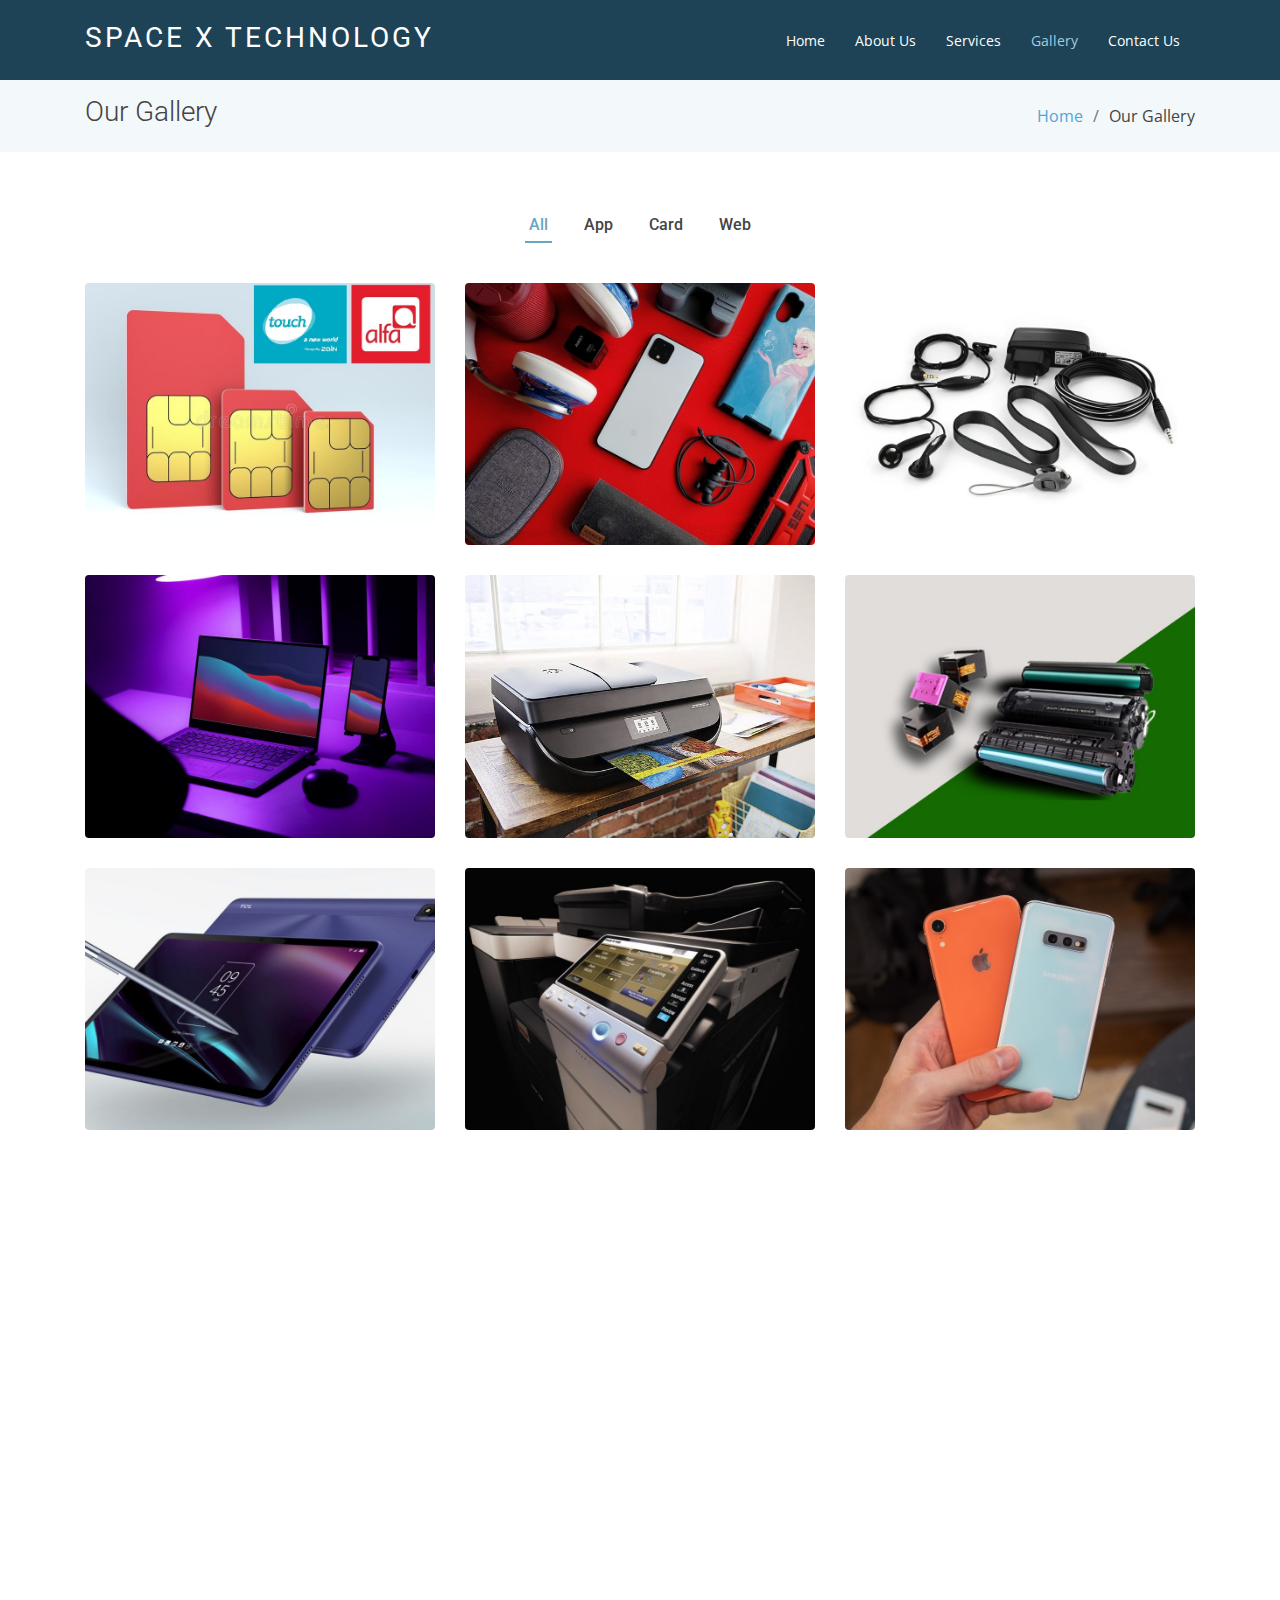
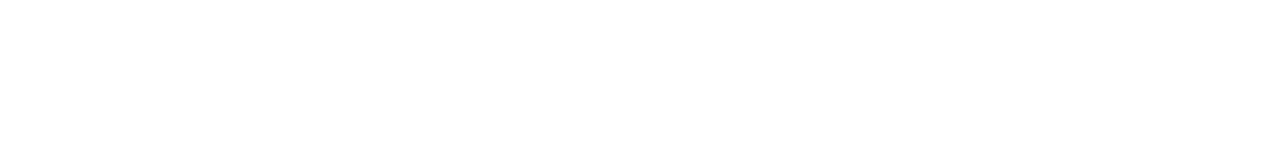
<file: portfolio.html>
<!DOCTYPE html>
<html lang="en">

<head>
  <meta charset="utf-8">
  <meta content="width=device-width, initial-scale=1.0" name="viewport">

  <title>Space X Tech Shop - Our Services</title>
  <meta content="space x technology website, designed by fadi haddad 2020 with botstrap template" name="description">
  <meta content="space x,  spacex, tech store, printers, cellphone,laptop,computers,lines,sim cards,hamra, hamra street" name="keywords">

   <!-- Favicons -->
   <link rel="apple-touch-icon" sizes="180x180" href="/apple-touch-icon.png">
   <link rel="icon" type="image/png" sizes="32x32" href="/favicon-32x32.png">
   <link rel="icon" type="image/png" sizes="16x16" href="/favicon-16x16.png">
   <link rel="manifest" href="/site.webmanifest">

  <!-- Google Fonts -->
  <link href="https://fonts.googleapis.com/css?family=Open+Sans:300,300i,400,400i,600,600i,700,700i|Roboto:300,300i,400,400i,500,500i,700,700i&display=swap" rel="stylesheet">

  <!-- Vendor CSS Files -->
  <link href="assets/vendor/bootstrap/css/bootstrap.min.css" rel="stylesheet">
  <link href="assets/vendor/animate.css/animate.min.css" rel="stylesheet">
  <link href="assets/vendor/icofont/icofont.min.css" rel="stylesheet">
  <link href="assets/vendor/boxicons/css/boxicons.min.css" rel="stylesheet">
  <link href="assets/vendor/venobox/venobox.css" rel="stylesheet">
  <link href="assets/vendor/owl.carousel/assets/owl.carousel.min.css" rel="stylesheet">
  <link href="assets/vendor/aos/aos.css" rel="stylesheet">

  <!-- Template Main CSS File -->
  <link href="assets/css/style.css" rel="stylesheet">


</head>

<body>

  <!-- ======= Header ======= -->
  <header id="header" class="fixed-top ">
    <div class="container">

      <div class="logo float-left">
        <h1 class="text-light"><a href="index.html"><span>SPACE X TECHNOLOGY</span></a></h1>
        <!-- Uncomment below if you prefer to use an image logo -->
        <!-- <a href="index.html"><img src="assets/img/logo.png" alt="" class="img-fluid"></a>-->
      </div>

      <nav class="nav-menu float-right d-none d-lg-block">
        <ul>
          <li><a href="index.html">Home</a></li>
          <li><a href="about.html">About Us</a></li>
          <li><a href="services.html">Services</a></li>
          <li class="active"><a href="portfolio.html">Gallery</a></li>
          <li><a href="contact.html">Contact Us</a></li>
        </ul>
      </nav><!-- .nav-menu -->

    </div>
  </header><!-- End Header -->

  <main id="main">

    <!-- ======= Our gallery Section ======= -->
    <section class="breadcrumbs">
      <div class="container">

        <div class="d-flex justify-content-between align-items-center">
          <h2>Our Gallery</h2>
          <ol>
            <li><a href="index.html">Home</a></li>
            <li>Our Gallery</li>
          </ol>
        </div>

      </div>
    </section><!-- End Our Gallery Section -->

    <!-- ======= Portfolio Section ======= -->
    <section class="portfolio">
      <div class="container">

        <div class="row">
          <div class="col-lg-12">
            <ul id="portfolio-flters">
              <li data-filter="*" class="filter-active">All</li>
              <li data-filter=".filter-app">App</li>
              <li data-filter=".filter-card">Card</li>
              <li data-filter=".filter-web">Web</li>
            </ul>
          </div>
        </div>

        <div class="row portfolio-container" data-aos="fade-up" data-aos-easing="ease-in-out" data-aos-duration="500">

          <div class="col-lg-4 col-md-6 filter-app">
            <div class="portfolio-item">
              <img src="assets/img/portfolio/portfolio-1.jpg" class="img-fluid" alt="">
              <div class="portfolio-info">
                <h3><a href="assets/img/portfolio/portfolio-1.jpg" data-gall="portfolioGallery" class="venobox" title="App 1">App 1</a></h3>
                <div>
                  <a href="assets/img/portfolio/portfolio-1.jpg" data-gall="portfolioGallery" class="venobox" title="App 1"><i class="bx bx-plus"></i></a>
                  <a href="portfolio-details.html" title="Portfolio Details"><i class="bx bx-link"></i></a>
                </div>
              </div>
            </div>
          </div>

          <div class="col-lg-4 col-md-6 filter-web">
            <div class="portfolio-item">
              <img src="assets/img/portfolio/portfolio-2.jpg" class="img-fluid" alt="">
              <div class="portfolio-info">
                <h3><a href="assets/img/portfolio/portfolio-2.jpg" data-gall="portfolioGallery" class="venobox" title="Web 3">Web 3</a></h3>
                <div>
                  <a href="assets/img/portfolio/portfolio-2.jpg" data-gall="portfolioGallery" class="venobox" title="Web 3"><i class="bx bx-plus"></i></a>
                  <a href="portfolio-details.html" title="Portfolio Details"><i class="bx bx-link"></i></a>
                </div>
              </div>
            </div>
          </div>

          <div class="col-lg-4 col-md-6 filter-app">
            <div class="portfolio-item">
              <img src="assets/img/portfolio/portfolio-3.jpg" class="img-fluid" alt="">
              <div class="portfolio-info">
                <h3><a href="assets/img/portfolio/portfolio-3.jpg" data-gall="portfolioGallery" class="venobox" title="App 2">App 2</a></h3>
                <div>
                  <a href="assets/img/portfolio/portfolio-3.jpg" data-gall="portfolioGallery" class="venobox" title="App 2"><i class="bx bx-plus"></i></a>
                  <a href="portfolio-details.html" title="Portfolio Details"><i class="bx bx-link"></i></a>
                </div>
              </div>
            </div>
          </div>

          <div class="col-lg-4 col-md-6 filter-card">
            <div class="portfolio-item">
              <img src="assets/img/portfolio/portfolio-4.jpg" class="img-fluid" alt="">
              <div class="portfolio-info">
                <h3><a href="assets/img/portfolio/portfolio-4.jpg" data-gall="portfolioGallery" class="venobox" title="Card 2">Card 2</a></h3>
                <div>
                  <a href="assets/img/portfolio/portfolio-4.jpg" data-gall="portfolioGallery" class="venobox" title="Card 2"><i class="bx bx-plus"></i></a>
                  <a href="portfolio-details.html" title="Portfolio Details"><i class="bx bx-link"></i></a>
                </div>
              </div>
            </div>
          </div>

          <div class="col-lg-4 col-md-6 filter-web">
            <div class="portfolio-item">
              <img src="assets/img/portfolio/portfolio-5.jpg" class="img-fluid" alt="">
              <div class="portfolio-info">
                <h3><a href="assets/img/portfolio/portfolio-5.jpg" data-gall="portfolioGallery" class="venobox" title="Web 2">Web 2</a></h3>
                <div>
                  <a href="assets/img/portfolio/portfolio-5.jpg" data-gall="portfolioGallery" class="venobox" title="Web 2"><i class="bx bx-plus"></i></a>
                  <a href="portfolio-details.html" title="Portfolio Details"><i class="bx bx-link"></i></a>
                </div>
              </div>
            </div>
          </div>

          <div class="col-lg-4 col-md-6 filter-app">
            <div class="portfolio-item">
              <img src="assets/img/portfolio/portfolio-6.jpg" class="img-fluid" alt="">
              <div class="portfolio-info">
                <h3><a href="assets/img/portfolio/portfolio-6.jpg" data-gall="portfolioGallery" class="venobox" title="App 3">App 3</a></h3>
                <div>
                  <a href="assets/img/portfolio/portfolio-6.jpg" data-gall="portfolioGallery" class="venobox" title="App 3"><i class="bx bx-plus"></i></a>
                  <a href="portfolio-details.html" title="Portfolio Details"><i class="bx bx-link"></i></a>
                </div>
              </div>
            </div>
          </div>

          <div class="col-lg-4 col-md-6 filter-card">
            <div class="portfolio-item">
              <img src="assets/img/portfolio/portfolio-7.jpg" class="img-fluid" alt="">
              <div class="portfolio-info">
                <h3><a href="assets/img/portfolio/portfolio-7.jpg" data-gall="portfolioGallery" class="venobox" title="Card 1">Card 1</a></h3>
                <div>
                  <a href="assets/img/portfolio/portfolio-7.jpg" data-gall="portfolioGallery" class="venobox" title="Card 1"><i class="bx bx-plus"></i></a>
                  <a href="portfolio-details.html" title="Portfolio Details"><i class="bx bx-link"></i></a>
                </div>
              </div>
            </div>
          </div>

          <div class="col-lg-4 col-md-6 filter-card">
            <div class="portfolio-item">
              <img src="assets/img/portfolio/portfolio-8.jpg" class="img-fluid" alt="">
              <div class="portfolio-info">
                <h3><a href="assets/img/portfolio/portfolio-8.jpg" data-gall="portfolioGallery" class="venobox" title="Card 3">Card 3</a></h3>
                <div>
                  <a href="assets/img/portfolio/portfolio-8.jpg" data-gall="portfolioGallery" class="venobox" title="Card 3"><i class="bx bx-plus"></i></a>
                  <a href="portfolio-details.html" title="Portfolio Details"><i class="bx bx-link"></i></a>
                </div>
              </div>
            </div>
          </div>

          <div class="col-lg-4 col-md-6 filter-web">
            <div class="portfolio-item">
              <img src="assets/img/portfolio/portfolio-9.jpg" class="img-fluid" alt="">
              <div class="portfolio-info">
                <h3><a href="assets/img/portfolio/portfolio-9.jpg" data-gall="portfolioGallery" class="venobox" title="Web 1">Web 1</a></h3>
                <div>
                  <a href="assets/img/portfolio/portfolio-9.jpg" data-gall="portfolioGallery" class="venobox" title="Web 1"><i class="bx bx-plus"></i></a>
                  <a href="portfolio-details.html" title="Portfolio Details"><i class="bx bx-link"></i></a>
                </div>
              </div>
            </div>
          </div>

        </div>

      </div>
    </section><!-- End Portfolio Section -->

  </main><!-- End #main -->

   <!-- ======= Footer ======= -->
   <footer id="footer" data-aos="fade-up" data-aos-easing="ease-in-out" data-aos-duration="500">

    <div class="footer-top">
    <div class="container">
      <div class="row">

        <div class="col-lg-3 col-md-6 footer-links">
          <h4>Useful Links</h4>
          <ul>
            <li><i class="bx bx-chevron-right"></i> <a href="index.html">Home</a></li>
            <li><i class="bx bx-chevron-right"></i> <a href="about.html">About us</a></li>
            <li><i class="bx bx-chevron-right"></i> <a href="services.html">Services</a></li>
              <li><i class="bx bx-chevron-right"></i> <a href="about.html#location">Location</a></li>
          </ul>
        </div>

         <div class="col-lg-3 col-md-6 footer-contact">
          <h4>Contact Us</h4>
          <p>
            Hamra main street<br>
            Beirut<br>
            Lebanon <br><br>
            <strong>Phone:</strong> +961 12345678<br>
            <strong>Email:</strong> info@spacex.com<br>
          </p>

        </div>

        <div class="col-lg-3 col-md-6 footer-info">
          <h3>Social Media</h3>
          <p>You can follow us on our social media platforms.<br>
            We'd be happy to hear from you
          </p>
          <div class="social-links mt-3">
            <a href="#" class="twitter"><i class="bx bxl-twitter"></i></a>
            <a href="#" class="facebook"><i class="bx bxl-facebook"></i></a>
            <a href="#" class="instagram"><i class="bx bxl-instagram"></i></a>
            <a href="#" class="linkedin"><i class="bx bxl-linkedin"></i></a>
          </div>
        </div>

        <div class="col-lg-3 col-md-6 footer-info">
          <h3>About designer</h3>
          <p>Website was designed by Fadi Haddad, for Space X Technology, You can contact the developer on this number <br> +961-81951577</p>
          <div class="social-links mt-3">
         </div>
        </div>

      </div>
    </div>
  </div>

  <div class="container">
    <div class="copyright">
      &copy; Copyright <strong><span>2020</span></strong>. All Rights Reserved
    </div>
    <div class="credits">
      <!-- All the links in the footer should remain intact. -->
      
    Designed with <a href="https://bootstrapmade.com/">BootstrapMade</a>
    </div>
  </div>
</footer>
<!-- End Footer -->
  <a href="#" class="back-to-top"><i class="icofont-simple-up"></i></a>

  <!-- Vendor JS Files -->
  <script src="assets/vendor/jquery/jquery.min.js"></script>
  <script src="assets/vendor/bootstrap/js/bootstrap.bundle.min.js"></script>
  <script src="assets/vendor/jquery.easing/jquery.easing.min.js"></script>
  <script src="assets/vendor/php-email-form/validate.js"></script>
  <script src="assets/vendor/venobox/venobox.min.js"></script>
  <script src="assets/vendor/waypoints/jquery.waypoints.min.js"></script>
  <script src="assets/vendor/counterup/counterup.min.js"></script>
  <script src="assets/vendor/owl.carousel/owl.carousel.min.js"></script>
  <script src="assets/vendor/isotope-layout/isotope.pkgd.min.js"></script>
  <script src="assets/vendor/aos/aos.js"></script>

  <!-- Template Main JS File -->
  <script src="assets/js/main.js"></script>

</body>

</html>
</file>
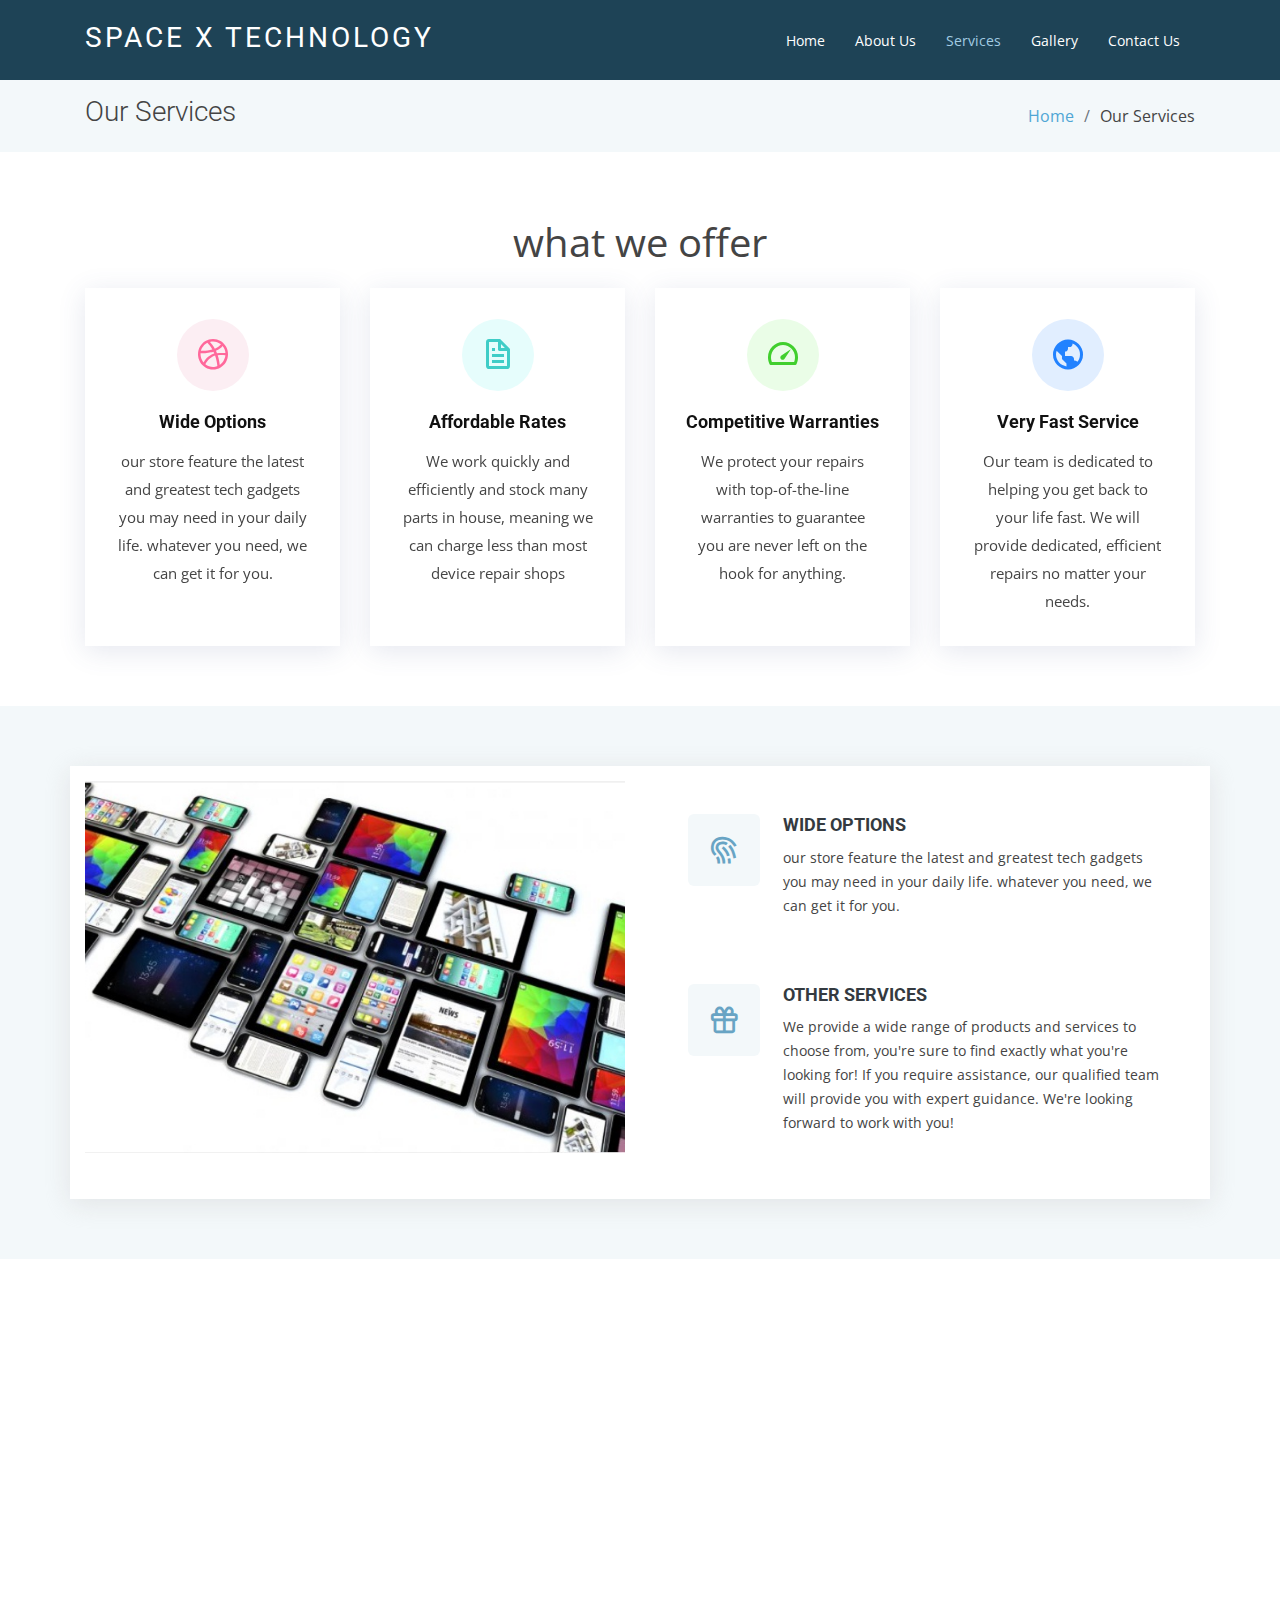
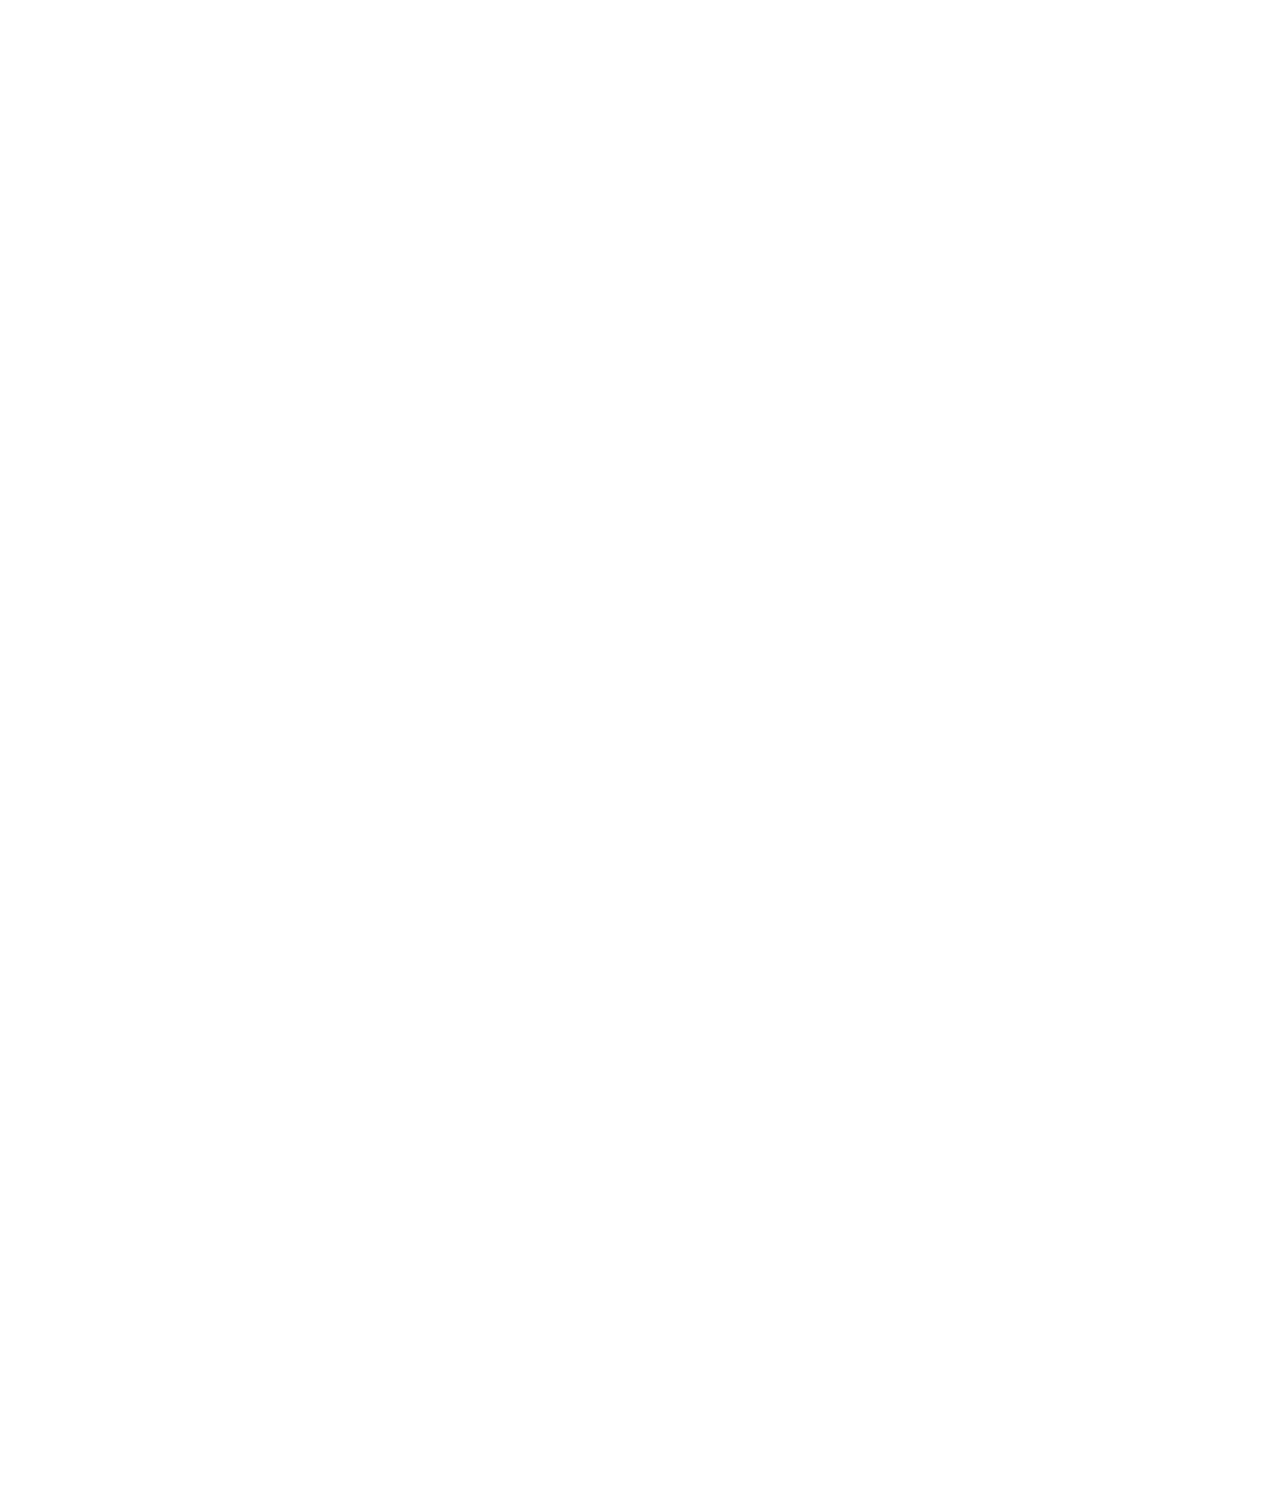
<file: services.html>
<!DOCTYPE html>
<html lang="en">

<head>
  <meta charset="utf-8">
  <meta content="width=device-width, initial-scale=1.0" name="viewport">

  <title>Space X Tech Shop - Our Services</title>
  <meta content="space x technology website, designed by fadi haddad 2020 with botstrap template" name="description">
  <meta content="space x,  spacex, tech store, printers, cellphone,laptop,computers,lines,sim cards,hamra, hamra street" name="keywords">

  <!-- Favicons -->
  <link rel="apple-touch-icon" sizes="180x180" href="/apple-touch-icon.png">
  <link rel="icon" type="image/png" sizes="32x32" href="/favicon-32x32.png">
  <link rel="icon" type="image/png" sizes="16x16" href="/favicon-16x16.png">
  <link rel="manifest" href="/site.webmanifest">

  <!-- Google Fonts -->
  <link href="https://fonts.googleapis.com/css?family=Open+Sans:300,300i,400,400i,600,600i,700,700i|Roboto:300,300i,400,400i,500,500i,700,700i&display=swap" rel="stylesheet">

  <!-- Vendor CSS Files -->
  <link href="assets/vendor/bootstrap/css/bootstrap.min.css" rel="stylesheet">
  <link href="assets/vendor/animate.css/animate.min.css" rel="stylesheet">
  <link href="assets/vendor/icofont/icofont.min.css" rel="stylesheet">
  <link href="assets/vendor/boxicons/css/boxicons.min.css" rel="stylesheet">
  <link href="assets/vendor/venobox/venobox.css" rel="stylesheet">
  <link href="assets/vendor/owl.carousel/assets/owl.carousel.min.css" rel="stylesheet">
  <link href="assets/vendor/aos/aos.css" rel="stylesheet">

  <!-- Template Main CSS File -->
  <link href="assets/css/style.css" rel="stylesheet">


</head>

<body>

  <!-- ======= Header ======= -->
  <header id="header" class="fixed-top ">
    <div class="container">

      <div class="logo float-left">
        <h1 class="text-light"><a href="index.html"><span>SPACE X TECHNOLOGY</span></a></h1>
        <!-- Uncomment below if you prefer to use an image logo -->
        <!-- <a href="index.html"><img src="assets/img/logo.png" alt="" class="img-fluid"></a>-->
      </div>

      <nav class="nav-menu float-right d-none d-lg-block">
        <ul>
          <li><a href="index.html">Home</a></li>
          <li><a href="about.html">About Us</a></li>
          <li class="active"><a href="services.html">Services</a></li>
          <li><a href="portfolio.html">Gallery</a></li>
          <li><a href="contact.html">Contact Us</a></li>
        </ul>
      </nav><!-- .nav-menu -->

    </div>
  </header><!-- End Header -->

  <main id="main">

    <!-- ======= Our Services Section ======= -->
    <section class="breadcrumbs">
      <div class="container">

        <div class="d-flex justify-content-between align-items-center">
          <h2>Our Services</h2>
          <ol>
            <li><a href="index.html">Home</a></li>
            <li>Our Services</li>
          </ol>
        </div>

      </div>
    </section><!-- End Our Services Section -->

    <!-- ======= Services Section ======= -->
    <section class="services">
      <div class="container">
<p style="text-align: center; font-size:40px;">what we offer</p>
        <div class="row">
          <div class="col-md-6 col-lg-3 d-flex align-items-stretch" data-aos="fade-up">
            <div class="icon-box icon-box-pink">
              <div class="icon"><i class="bx bxl-dribbble"></i></div>
              <h4 class="title"><a href="">Wide Options</a></h4>
              <p class="description">our store feature the latest and greatest tech gadgets you may need in your daily life. whatever you need, we can get it for you.</p>
            </div>
          </div>

          <div class="col-md-6 col-lg-3 d-flex align-items-stretch" data-aos="fade-up" data-aos-delay="100">
            <div class="icon-box icon-box-cyan">
              <div class="icon"><i class="bx bx-file"></i></div>
              <h4 class="title"><a href="">Affordable Rates</a></h4>
              <p class="description">We work quickly and efficiently and stock many parts in house, meaning we can charge less than most device repair shops</p>
            </div>
          </div>

          <div class="col-md-6 col-lg-3 d-flex align-items-stretch" data-aos="fade-up" data-aos-delay="200">
            <div class="icon-box icon-box-green">
              <div class="icon"><i class="bx bx-tachometer"></i></div>
              <h4 class="title"><a href="">Competitive Warranties</a></h4>
              <p class="description">We protect your repairs with top-of-the-line warranties to guarantee you are never left on the hook for anything.</p>
            </div>
          </div>

          <div class="col-md-6 col-lg-3 d-flex align-items-stretch" data-aos="fade-up" data-aos-delay="200">
            <div class="icon-box icon-box-blue">
              <div class="icon"><i class="bx bx-world"></i></div>
              <h4 class="title"><a href="">Very Fast Service</a></h4>
              <p class="description">Our team is dedicated to helping you get back to your life fast. We will provide dedicated, efficient repairs no matter your needs.</p>
            </div>
          </div>

        </div>

      </div>
    </section><!-- End Services Section -->

    <!-- ======= Why Us Section ======= -->
    <section class="why-us section-bg" data-aos="fade-up" date-aos-delay="200">
      <div class="container">

        <div class="row">
          <div class="col-lg-6 video-box">
            <img src="assets/img/tech-bg.jpg" class="img-fluid" alt="">
            </div>

          <div class="col-lg-6 d-flex flex-column justify-content-center p-5">

            <div class="icon-box">
              <div class="icon"><i class="bx bx-fingerprint"></i></div>
              <h4 class="title"><a href="">Wide Options</a></h4>
              <p class="description">our store feature the latest and greatest tech gadgets you may need in your daily life. whatever you need, we can get it for you.</p>
            </div>

            <div class="icon-box">
              <div class="icon"><i class="bx bx-gift"></i></div>
              <h4 class="title"><a href="">other services</a></h4>
              <p class="description">We provide a wide range of products and services to choose from, you're sure to find exactly what you're looking for! If you require assistance, our qualified team will provide you with expert guidance.
                We're looking forward to work with you!</p>
            </div>

          </div>
        </div>

      </div>
    </section><!-- End Why Us Section -->

    <!-- ======= Service Details Section ======= -->
    <section class="service-details">
      <div class="container">

        <div class="row">
          <div class="col-md-6 d-flex align-items-stretch" data-aos="fade-up">
            <div class="card">
              <div class="card-img">
                <img src="assets/img/service-details-1.jpg" alt="...">
              </div>
              <div class="card-body">
                <h5 class="card-title"><a href="#">Our Mission</a></h5>
                <p class="card-text">Lorem ipsum dolor sit amet, consectetur elit, sed do eiusmod tempor ut labore et dolore magna aliqua. Ut enim ad minim veniam, quis nostrud exercitation ullamco laboris nisi ut aliquip ex ea commodo consequat</p>
                <div class="read-more"><a href="#"><i class="icofont-arrow-right"></i> Read More</a></div>
              </div>
            </div>
          </div>
          <div class="col-md-6 d-flex align-items-stretch" data-aos="fade-up">
            <div class="card">
              <div class="card-img">
                <img src="assets/img/service-details-2.jpg" alt="...">
              </div>
              <div class="card-body">
                <h5 class="card-title"><a href="#">Our Plan</a></h5>
                <p class="card-text">Sed ut perspiciatis unde omnis iste natus error sit voluptatem doloremque laudantium, totam rem aperiam, eaque ipsa quae ab illo inventore veritatis et quasi architecto beatae vitae dicta sunt explicabo</p>
                <div class="read-more"><a href="#"><i class="icofont-arrow-right"></i> Read More</a></div>
              </div>
            </div>

          </div>
          <div class="col-md-6 d-flex align-items-stretch" data-aos="fade-up">
            <div class="card">
              <div class="card-img">
                <img src="assets/img/service-details-3.jpg" alt="...">
              </div>
              <div class="card-body">
                <h5 class="card-title"><a href="#">Our Vision</a></h5>
                <p class="card-text">Nemo enim ipsam voluptatem quia voluptas sit aut odit aut fugit, sed quia magni dolores eos qui ratione voluptatem sequi nesciunt Neque porro quisquam est, qui dolorem ipsum quia dolor sit amet</p>
                <div class="read-more"><a href="#"><i class="icofont-arrow-right"></i> Read More</a></div>
              </div>
            </div>
          </div>
          <div class="col-md-6 d-flex align-items-stretch" data-aos="fade-up">
            <div class="card">
              <div class="card-img">
                <img src="assets/img/service-details-4.jpg" alt="...">
              </div>
              <div class="card-body">
                <h5 class="card-title"><a href="#">Our Care</a></h5>
                <p class="card-text">Nostrum eum sed et autem dolorum perspiciatis. Magni porro quisquam laudantium voluptatem. In molestiae earum ab sit esse voluptatem. Eos ipsam cumque ipsum officiis qui nihil aut incidunt aut</p>
                <div class="read-more"><a href="#"><i class="icofont-arrow-right"></i> Read More</a></div>
              </div>
            </div>
          </div>
        </div>

      </div>
    </section><!-- End Service Details Section -->

<!-- 
      ======= Pricing Section =======
    <section class="pricing section-bg" data-aos="fade-up">
      <div class="container">

        <div class="section-title">
          <h2>Pricing</h2>
          <p>Magnam dolores commodi suscipit. Necessitatibus eius consequatur ex aliquid fuga eum quidem. Sit sint consectetur velit. Quisquam quos quisquam cupiditate. Et nemo qui impedit suscipit alias ea. Quia fugiat sit in iste officiis commodi quidem hic quas.</p>
        </div>

        <div class="row no-gutters">

          <div class="col-lg-4 box">
            <h3>Free</h3>
            <h4>$0<span>per month</span></h4>
            <ul>
              <li><i class="bx bx-check"></i> Quam adipiscing vitae proin</li>
              <li><i class="bx bx-check"></i> Nec feugiat nisl pretium</li>
              <li><i class="bx bx-check"></i> Nulla at volutpat diam uteera</li>
              <li class="na"><i class="bx bx-x"></i> <span>Pharetra massa massa ultricies</span></li>
              <li class="na"><i class="bx bx-x"></i> <span>Massa ultricies mi quis hendrerit</span></li>
            </ul>
            <a href="#" class="get-started-btn">Get Started</a>
          </div>

          <div class="col-lg-4 box featured">
            <h3>Business</h3>
            <h4>$29<span>per month</span></h4>
            <ul>
              <li><i class="bx bx-check"></i> Quam adipiscing vitae proin</li>
              <li><i class="bx bx-check"></i> Nec feugiat nisl pretium</li>
              <li><i class="bx bx-check"></i> Nulla at volutpat diam uteera</li>
              <li><i class="bx bx-check"></i> Pharetra massa massa ultricies</li>
              <li><i class="bx bx-check"></i> Massa ultricies mi quis hendrerit</li>
            </ul>
            <a href="#" class="get-started-btn">Get Started</a>
          </div>

          <div class="col-lg-4 box">
            <h3>Developer</h3>
            <h4>$49<span>per month</span></h4>
            <ul>
              <li><i class="bx bx-check"></i> Quam adipiscing vitae proin</li>
              <li><i class="bx bx-check"></i> Nec feugiat nisl pretium</li>
              <li><i class="bx bx-check"></i> Nulla at volutpat diam uteera</li>
              <li><i class="bx bx-check"></i> Pharetra massa massa ultricies</li>
              <li><i class="bx bx-check"></i> Massa ultricies mi quis hendrerit</li>
            </ul>
            <a href="#" class="get-started-btn">Get Started</a>
          </div>

        </div>

      </div>
    </section>End Pricing Section
  -->
</main><!-- End #main -->

  <!-- ======= Footer ======= -->
  <footer id="footer" data-aos="fade-up" data-aos-easing="ease-in-out" data-aos-duration="500">

    <div class="footer-top">
    <div class="container">
      <div class="row">

        <div class="col-lg-3 col-md-6 footer-links">
          <h4>Useful Links</h4>
          <ul>
            <li><i class="bx bx-chevron-right"></i> <a href="index.html">Home</a></li>
            <li><i class="bx bx-chevron-right"></i> <a href="about.html">About us</a></li>
            <li><i class="bx bx-chevron-right"></i> <a href="services.html">Services</a></li>
              <li><i class="bx bx-chevron-right"></i> <a href="about.html#location">Location</a></li>
          </ul>
        </div>

         <div class="col-lg-3 col-md-6 footer-contact">
          <h4>Contact Us</h4>
          <p>
            Hamra main street<br>
            Beirut<br>
            Lebanon <br><br>
            <strong>Phone:</strong> +961 12345678<br>
            <strong>Email:</strong> info@spacex.com<br>
          </p>

        </div>

        <div class="col-lg-3 col-md-6 footer-info">
          <h3>Social Media</h3>
          <p>You can follow us on our social media platforms.<br>
            We'd be happy to hear from you
          </p>
          <div class="social-links mt-3">
            <a href="#" class="twitter"><i class="bx bxl-twitter"></i></a>
            <a href="#" class="facebook"><i class="bx bxl-facebook"></i></a>
            <a href="#" class="instagram"><i class="bx bxl-instagram"></i></a>
            <a href="#" class="linkedin"><i class="bx bxl-linkedin"></i></a>
          </div>
        </div>

        <div class="col-lg-3 col-md-6 footer-info">
          <h3>About designer</h3>
          <p>Website was designed by Fadi Haddad, for Space X Technology, You can contact the developer on this number <br> +961-81951577</p>
          <div class="social-links mt-3">
         </div>
        </div>

      </div>
    </div>
  </div>

  <div class="container">
    <div class="copyright">
      &copy; Copyright <strong><span>2020</span></strong>. All Rights Reserved
    </div>
    <div class="credits">
      <!-- All the links in the footer should remain intact. -->
      
    Designed with <a href="https://bootstrapmade.com/">BootstrapMade</a>
    </div>
  </div>
</footer>
<!-- End Footer -->

  <a href="#" class="back-to-top"><i class="icofont-simple-up"></i></a>

  <!-- Vendor JS Files -->
  <script src="assets/vendor/jquery/jquery.min.js"></script>
  <script src="assets/vendor/bootstrap/js/bootstrap.bundle.min.js"></script>
  <script src="assets/vendor/jquery.easing/jquery.easing.min.js"></script>
  <script src="assets/vendor/php-email-form/validate.js"></script>
  <script src="assets/vendor/venobox/venobox.min.js"></script>
  <script src="assets/vendor/waypoints/jquery.waypoints.min.js"></script>
  <script src="assets/vendor/counterup/counterup.min.js"></script>
  <script src="assets/vendor/owl.carousel/owl.carousel.min.js"></script>
  <script src="assets/vendor/isotope-layout/isotope.pkgd.min.js"></script>
  <script src="assets/vendor/aos/aos.js"></script>

  <!-- Template Main JS File -->
  <script src="assets/js/main.js"></script>

</body>

</html>
</file>
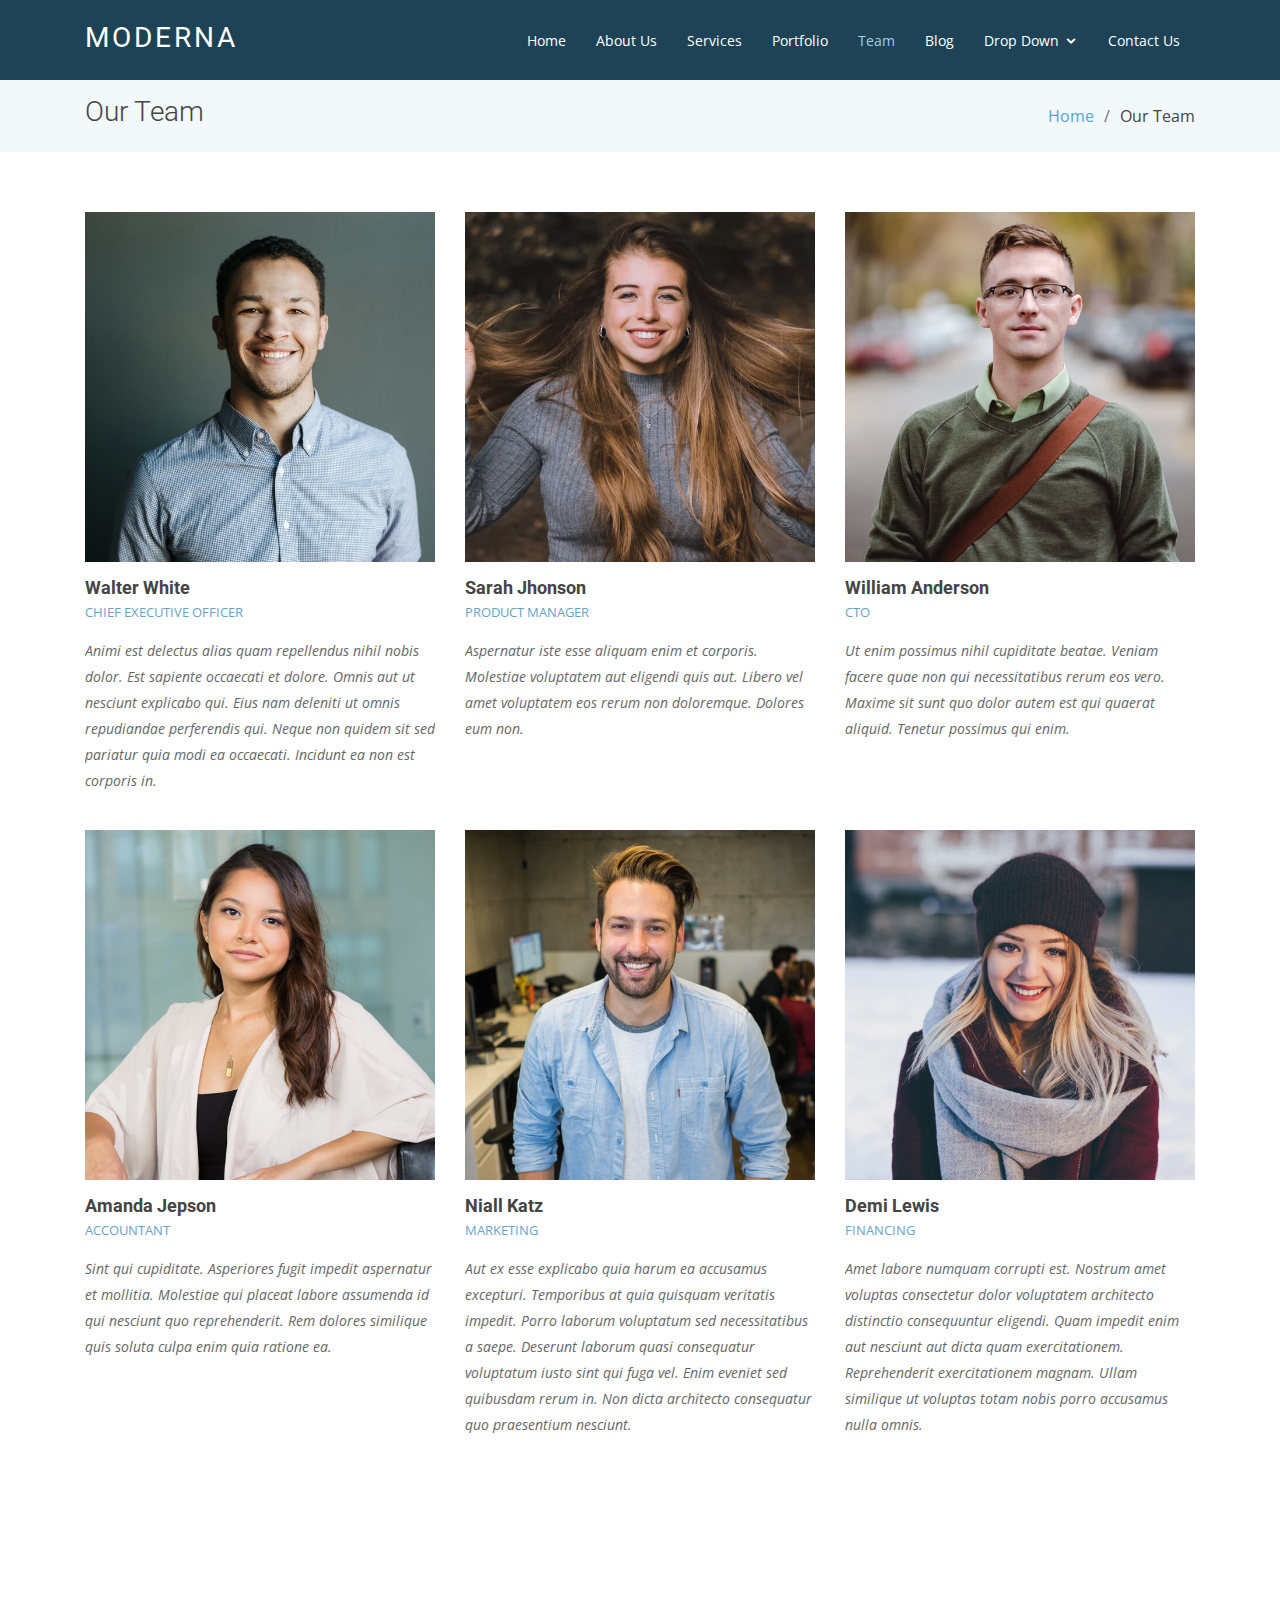
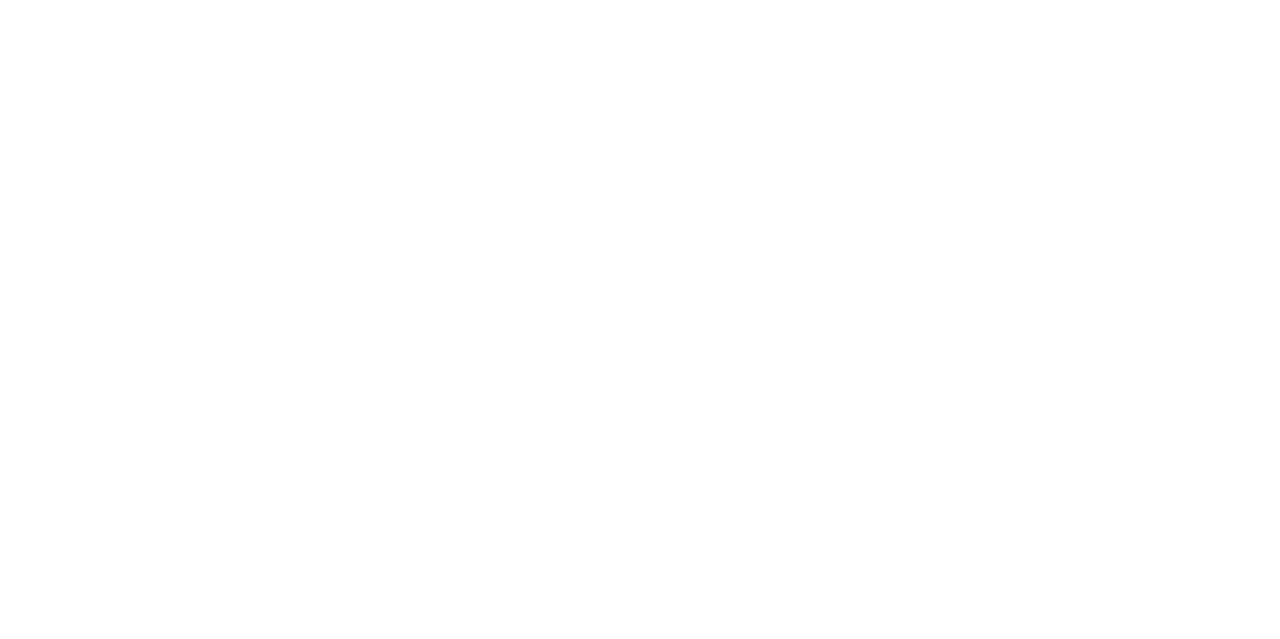
<file: team.html>
<!DOCTYPE html>
<html lang="en">

<head>
  <meta charset="utf-8">
  <meta content="width=device-width, initial-scale=1.0" name="viewport">

  <title>Team - Moderna Bootstrap Template</title>
  <meta content="" name="description">
  <meta content="" name="keywords">

  <!-- Favicons -->
  <link href="assets/img/favicon.png" rel="icon">
  <link href="assets/img/apple-touch-icon.png" rel="apple-touch-icon">

  <!-- Google Fonts -->
  <link href="https://fonts.googleapis.com/css?family=Open+Sans:300,300i,400,400i,600,600i,700,700i|Roboto:300,300i,400,400i,500,500i,700,700i&display=swap" rel="stylesheet">

  <!-- Vendor CSS Files -->
  <link href="assets/vendor/bootstrap/css/bootstrap.min.css" rel="stylesheet">
  <link href="assets/vendor/animate.css/animate.min.css" rel="stylesheet">
  <link href="assets/vendor/icofont/icofont.min.css" rel="stylesheet">
  <link href="assets/vendor/boxicons/css/boxicons.min.css" rel="stylesheet">
  <link href="assets/vendor/venobox/venobox.css" rel="stylesheet">
  <link href="assets/vendor/owl.carousel/assets/owl.carousel.min.css" rel="stylesheet">
  <link href="assets/vendor/aos/aos.css" rel="stylesheet">

  <!-- Template Main CSS File -->
  <link href="assets/css/style.css" rel="stylesheet">

  <!-- =======================================================
  * Template Name: Moderna - v2.2.0
  * Template URL: https://bootstrapmade.com/free-bootstrap-template-corporate-moderna/
  * Author: BootstrapMade.com
  * License: https://bootstrapmade.com/license/
  ======================================================== -->
</head>

<body>

  <!-- ======= Header ======= -->
  <header id="header" class="fixed-top ">
    <div class="container">

      <div class="logo float-left">
        <h1 class="text-light"><a href="index.html"><span>Moderna</span></a></h1>
        <!-- Uncomment below if you prefer to use an image logo -->
        <!-- <a href="index.html"><img src="assets/img/logo.png" alt="" class="img-fluid"></a>-->
      </div>

      <nav class="nav-menu float-right d-none d-lg-block">
        <ul>
          <li><a href="index.html">Home</a></li>
          <li><a href="about.html">About Us</a></li>
          <li><a href="services.html">Services</a></li>
          <li><a href="portfolio.html">Portfolio</a></li>
          <li class="active"><a href="team.html">Team</a></li>
          <li><a href="blog.html">Blog</a></li>
          <li class="drop-down"><a href="">Drop Down</a>
            <ul>
              <li><a href="#">Drop Down 1</a></li>
              <li class="drop-down"><a href="#">Drop Down 2</a>
                <ul>
                  <li><a href="#">Deep Drop Down 1</a></li>
                  <li><a href="#">Deep Drop Down 2</a></li>
                  <li><a href="#">Deep Drop Down 3</a></li>
                  <li><a href="#">Deep Drop Down 4</a></li>
                  <li><a href="#">Deep Drop Down 5</a></li>
                </ul>
              </li>
              <li><a href="#">Drop Down 3</a></li>
              <li><a href="#">Drop Down 4</a></li>
              <li><a href="#">Drop Down 5</a></li>
            </ul>
          </li>
          <li><a href="contact.html">Contact Us</a></li>
        </ul>
      </nav><!-- .nav-menu -->

    </div>
  </header><!-- End Header -->

  <main id="main">

    <!-- ======= Our Team Section ======= -->
    <section class="breadcrumbs">
      <div class="container">

        <div class="d-flex justify-content-between align-items-center">
          <h2>Our Team</h2>
          <ol>
            <li><a href="index.html">Home</a></li>
            <li>Our Team</li>
          </ol>
        </div>

      </div>
    </section><!-- End Our Team Section -->

    <!-- ======= Team Section ======= -->
    <section class="team" data-aos="fade-up" data-aos-easing="ease-in-out" data-aos-duration="500">
      <div class="container">

        <div class="row">

          <div class="col-lg-4 col-md-6 d-flex align-items-stretch">
            <div class="member">
              <div class="member-img">
                <img src="assets/img/team/team-1.jpg" class="img-fluid" alt="">
                <div class="social">
                  <a href=""><i class="icofont-twitter"></i></a>
                  <a href=""><i class="icofont-facebook"></i></a>
                  <a href=""><i class="icofont-instagram"></i></a>
                  <a href=""><i class="icofont-linkedin"></i></a>
                </div>
              </div>
              <div class="member-info">
                <h4>Walter White</h4>
                <span>Chief Executive Officer</span>
                <p>Animi est delectus alias quam repellendus nihil nobis dolor. Est sapiente occaecati et dolore. Omnis aut ut nesciunt explicabo qui. Eius nam deleniti ut omnis repudiandae perferendis qui. Neque non quidem sit sed pariatur quia modi ea occaecati. Incidunt ea non est corporis in.</p>
              </div>
            </div>
          </div>

          <div class="col-lg-4 col-md-6 d-flex align-items-stretch">
            <div class="member">
              <div class="member-img">
                <img src="assets/img/team/team-2.jpg" class="img-fluid" alt="">
                <div class="social">
                  <a href=""><i class="icofont-twitter"></i></a>
                  <a href=""><i class="icofont-facebook"></i></a>
                  <a href=""><i class="icofont-instagram"></i></a>
                  <a href=""><i class="icofont-linkedin"></i></a>
                </div>
              </div>
              <div class="member-info">
                <h4>Sarah Jhonson</h4>
                <span>Product Manager</span>
                <p>Aspernatur iste esse aliquam enim et corporis. Molestiae voluptatem aut eligendi quis aut. Libero vel amet voluptatem eos rerum non doloremque. Dolores eum non.</p>
              </div>
            </div>
          </div>

          <div class="col-lg-4 col-md-6 d-flex align-items-stretch">
            <div class="member">
              <div class="member-img">
                <img src="assets/img/team/team-3.jpg" class="img-fluid" alt="">
                <div class="social">
                  <a href=""><i class="icofont-twitter"></i></a>
                  <a href=""><i class="icofont-facebook"></i></a>
                  <a href=""><i class="icofont-instagram"></i></a>
                  <a href=""><i class="icofont-linkedin"></i></a>
                </div>
              </div>
              <div class="member-info">
                <h4>William Anderson</h4>
                <span>CTO</span>
                <p>Ut enim possimus nihil cupiditate beatae. Veniam facere quae non qui necessitatibus rerum eos vero. Maxime sit sunt quo dolor autem est qui quaerat aliquid. Tenetur possimus qui enim.</p>
              </div>
            </div>
          </div>

          <div class="col-lg-4 col-md-6 d-flex align-items-stretch">
            <div class="member">
              <div class="member-img">
                <img src="assets/img/team/team-4.jpg" class="img-fluid" alt="">
                <div class="social">
                  <a href=""><i class="icofont-twitter"></i></a>
                  <a href=""><i class="icofont-facebook"></i></a>
                  <a href=""><i class="icofont-instagram"></i></a>
                  <a href=""><i class="icofont-linkedin"></i></a>
                </div>
              </div>
              <div class="member-info">
                <h4>Amanda Jepson</h4>
                <span>Accountant</span>
                <p>Sint qui cupiditate. Asperiores fugit impedit aspernatur et mollitia. Molestiae qui placeat labore assumenda id qui nesciunt quo reprehenderit. Rem dolores similique quis soluta culpa enim quia ratione ea.</p>
              </div>
            </div>
          </div>

          <div class="col-lg-4 col-md-6 d-flex align-items-stretch">
            <div class="member">
              <div class="member-img">
                <img src="assets/img/team/team-5.jpg" class="img-fluid" alt="">
                <div class="social">
                  <a href=""><i class="icofont-twitter"></i></a>
                  <a href=""><i class="icofont-facebook"></i></a>
                  <a href=""><i class="icofont-instagram"></i></a>
                  <a href=""><i class="icofont-linkedin"></i></a>
                </div>
              </div>
              <div class="member-info">
                <h4>Niall Katz</h4>
                <span>Marketing</span>
                <p>Aut ex esse explicabo quia harum ea accusamus excepturi. Temporibus at quia quisquam veritatis impedit. Porro laborum voluptatum sed necessitatibus a saepe. Deserunt laborum quasi consequatur voluptatum iusto sint qui fuga vel. Enim eveniet sed quibusdam rerum in. Non dicta architecto consequatur quo praesentium nesciunt.</p>
              </div>
            </div>
          </div>

          <div class="col-lg-4 col-md-6 d-flex align-items-stretch">
            <div class="member">
              <div class="member-img">
                <img src="assets/img/team/team-6.jpg" class="img-fluid" alt="">
                <div class="social">
                  <a href=""><i class="icofont-twitter"></i></a>
                  <a href=""><i class="icofont-facebook"></i></a>
                  <a href=""><i class="icofont-instagram"></i></a>
                  <a href=""><i class="icofont-linkedin"></i></a>
                </div>
              </div>
              <div class="member-info">
                <h4>Demi Lewis</h4>
                <span>Financing</span>
                <p>Amet labore numquam corrupti est. Nostrum amet voluptas consectetur dolor voluptatem architecto distinctio consequuntur eligendi. Quam impedit enim aut nesciunt aut dicta quam exercitationem. Reprehenderit exercitationem magnam. Ullam similique ut voluptas totam nobis porro accusamus nulla omnis.</p>
              </div>
            </div>
          </div>

        </div>

      </div>
    </section><!-- End Team Section -->

  </main><!-- End #main -->

  <!-- ======= Footer ======= -->
  <footer id="footer" data-aos="fade-up" data-aos-easing="ease-in-out" data-aos-duration="500">

    <div class="footer-newsletter">
      <div class="container">
        <div class="row">
          <div class="col-lg-6">
            <h4>Our Newsletter</h4>
            <p>Tamen quem nulla quae legam multos aute sint culpa legam noster magna</p>
          </div>
          <div class="col-lg-6">
            <form action="" method="post">
              <input type="email" name="email"><input type="submit" value="Subscribe">
            </form>
          </div>
        </div>
      </div>
    </div>

    <div class="footer-top">
      <div class="container">
        <div class="row">

          <div class="col-lg-3 col-md-6 footer-links">
            <h4>Useful Links</h4>
            <ul>
              <li><i class="bx bx-chevron-right"></i> <a href="#">Home</a></li>
              <li><i class="bx bx-chevron-right"></i> <a href="#">About us</a></li>
              <li><i class="bx bx-chevron-right"></i> <a href="#">Services</a></li>
              <li><i class="bx bx-chevron-right"></i> <a href="#">Terms of service</a></li>
              <li><i class="bx bx-chevron-right"></i> <a href="#">Privacy policy</a></li>
            </ul>
          </div>

          <div class="col-lg-3 col-md-6 footer-links">
            <h4>Our Services</h4>
            <ul>
              <li><i class="bx bx-chevron-right"></i> <a href="#">Web Design</a></li>
              <li><i class="bx bx-chevron-right"></i> <a href="#">Web Development</a></li>
              <li><i class="bx bx-chevron-right"></i> <a href="#">Product Management</a></li>
              <li><i class="bx bx-chevron-right"></i> <a href="#">Marketing</a></li>
              <li><i class="bx bx-chevron-right"></i> <a href="#">Graphic Design</a></li>
            </ul>
          </div>

          <div class="col-lg-3 col-md-6 footer-contact">
            <h4>Contact Us</h4>
            <p>
              A108 Adam Street <br>
              New York, NY 535022<br>
              United States <br><br>
              <strong>Phone:</strong> +1 5589 55488 55<br>
              <strong>Email:</strong> info@example.com<br>
            </p>

          </div>

          <div class="col-lg-3 col-md-6 footer-info">
            <h3>About Moderna</h3>
            <p>Cras fermentum odio eu feugiat lide par naso tierra. Justo eget nada terra videa magna derita valies darta donna mare fermentum iaculis eu non diam phasellus.</p>
            <div class="social-links mt-3">
              <a href="#" class="twitter"><i class="bx bxl-twitter"></i></a>
              <a href="#" class="facebook"><i class="bx bxl-facebook"></i></a>
              <a href="#" class="instagram"><i class="bx bxl-instagram"></i></a>
              <a href="#" class="linkedin"><i class="bx bxl-linkedin"></i></a>
            </div>
          </div>

        </div>
      </div>
    </div>

    <div class="container">
      <div class="copyright">
        &copy; Copyright <strong><span>Moderna</span></strong>. All Rights Reserved
      </div>
      <div class="credits">
        <!-- All the links in the footer should remain intact. -->
        <!-- You can delete the links only if you purchased the pro version. -->
        <!-- Licensing information: https://bootstrapmade.com/license/ -->
        <!-- Purchase the pro version with working PHP/AJAX contact form: https://bootstrapmade.com/free-bootstrap-template-corporate-moderna/ -->
        Designed by <a href="https://bootstrapmade.com/">BootstrapMade</a>
      </div>
    </div>
  </footer><!-- End Footer -->

  <a href="#" class="back-to-top"><i class="icofont-simple-up"></i></a>

  <!-- Vendor JS Files -->
  <script src="assets/vendor/jquery/jquery.min.js"></script>
  <script src="assets/vendor/bootstrap/js/bootstrap.bundle.min.js"></script>
  <script src="assets/vendor/jquery.easing/jquery.easing.min.js"></script>
  <script src="assets/vendor/php-email-form/validate.js"></script>
  <script src="assets/vendor/venobox/venobox.min.js"></script>
  <script src="assets/vendor/waypoints/jquery.waypoints.min.js"></script>
  <script src="assets/vendor/counterup/counterup.min.js"></script>
  <script src="assets/vendor/owl.carousel/owl.carousel.min.js"></script>
  <script src="assets/vendor/isotope-layout/isotope.pkgd.min.js"></script>
  <script src="assets/vendor/aos/aos.js"></script>

  <!-- Template Main JS File -->
  <script src="assets/js/main.js"></script>

</body>

</html>
</file>
<file: assets/vendor/venobox/venobox.css>
/* ------ venobox.css --------*/
.vbox-overlay *, .vbox-overlay *:before, .vbox-overlay *:after{
    -webkit-backface-visibility: hidden;
    -webkit-box-sizing:border-box;
    -moz-box-sizing:border-box;
    box-sizing:border-box;
}
.vbox-overlay * { 
    -webkit-backface-visibility: visible;
    backface-visibility: visible;
}
.vbox-overlay{
    display: -webkit-flex;
    display: flex;
    -webkit-flex-direction: column;
    flex-direction: column;
    -webkit-justify-content: center;
    justify-content: center;
    -webkit-align-items: center;
    align-items: center;
    position: fixed;
    left: 0;
    top: 0;
    bottom: 0;
    right: 0;
    z-index: 999999;
}

/* ----- navigation ----- */
.vbox-title{
    width: 100%;
    height: 40px;
    float: left;
    text-align: center;
    line-height: 28px;
    font-size: 12px;
    padding: 6px 50px;
    overflow: hidden;
    position: fixed;
    display: none;
    left: 0;
    z-index: 89;
}
.vbox-close{
    cursor: pointer;
    position: fixed;
    top: -1px;
    right: 0;
    width: 50px;
    height: 40px;
    padding: 6px;
    display: block;
    background-position:10px center;
    overflow: hidden;
    font-size: 24px;
    line-height: 1;
    text-align: center;
    z-index: 99;
}
.vbox-left{
    cursor: pointer;
    position: fixed;
    left: 0;
    height: 40px;
    overflow: hidden;
    line-height: 28px;
    font-size: 12px;
    z-index: 99;
    display: flex;
    align-items:center;
}
.vbox-num{
    display: inline-block;
    margin: 6px 0 6px 15px;
}
/* ----- Social share ----- */
.vbox-share{
    line-height: 28px;
    font-size: 12px;
    overflow: hidden;
    position: fixed;
    left: 0;
    z-index: 98;
    display: flex;
    align-items:center;
    justify-content: center;
    width: 100%;
    text-align: center;
}
.vbox-share svg{
    max-height: 28px;
    width: 28px;
    z-index: 10;
    margin-left: 12px;
    margin-top: 6px;
    margin-bottom: 6px;
    vertical-align: middle;
}


/* ----- navigation ARROWS ----- */
.vbox-next, .vbox-prev{
    position: fixed;
    top: 50%;
    margin-top: -15px;
    overflow: hidden;
    cursor: pointer;
    display: block;
    width: 45px;
    height: 45px;
    z-index: 99;
}
.vbox-next span, .vbox-prev span{
    position: relative;
    width: 20px;
    height: 20px;
    border: 2px solid transparent;
    border-top-color: #B6B6B6;
    border-right-color: #B6B6B6;
    text-indent: -100px;
    position: absolute;
    top: 8px;
    display: block;
}
.vbox-prev{
    left: 15px;
}
.vbox-next{
    right: 15px;
}
.vbox-prev span{
    left: 10px;
    -ms-transform: rotate(-135deg);
    -webkit-transform: rotate(-135deg);
    transform: rotate(-135deg);
}
.vbox-next span{
    -ms-transform: rotate(45deg);
    -webkit-transform: rotate(45deg);
    transform: rotate(45deg);
    right: 10px;
}
/* ------- inline window ------ */
.vbox-inline{
    width: 420px;
    height: 315px;
    height: 70vh;
    padding: 10px;
    background: #fff;
    margin: 0 auto;
    overflow: auto;
    text-align: left;
}
/* ------- Video & iFrames window ------ */
.venoframe{
    max-width: 100%;
    width: 100%;
    border: none;
    width: 100%;
    height: 260px;
    height: 70vh;
}
.venoframe.vbvid{
    height: 260px;
}
@media (min-width: 768px) {
    .venoframe, .vbox-inline{
        width: 90%;
        height: 360px;
        height: 70vh;
    }
    .venoframe.vbvid{
        width: 640px;
        height: 360px;
    }
}
@media (min-width: 992px) {
    .venoframe, .vbox-inline{
        max-width: 1200px;
        width: 80%;
        height: 540px;
        height: 70vh;
    }
    .venoframe.vbvid{
        width: 960px;
        height: 540px;
    }
}
/* 
Please do NOT edit this part! 
or at least read this note: http://i.imgur.com/7C0ws9e.gif
*/
.vbox-open{
    overflow: hidden;
}
.vbox-container{
    position: absolute;
    left: 0;
    right: 0;
    top: 0;
    bottom: 0;
    overflow-x: hidden;
    overflow-y: scroll;
    overflow-scrolling: touch;
    -webkit-overflow-scrolling: touch;
    z-index: 20;
    max-height: 100%;

}

.vbox-content{
    text-align: center;
    float: left;
    width: 100%;
    position: relative;
    overflow: hidden;
    padding: 20px 4%;
}
.vbox-container img{
    max-width: 100%;
    height: auto;
}
.vbox-figlio{
    box-shadow: 0 0 12px rgba(0,0,0,0.19), 0 6px 6px rgba(0,0,0,0.23);
    max-width: 100%;
    text-align: initial;
}
img.vbox-figlio{
    -webkit-user-select: none;
-khtml-user-select: none;
-moz-user-select: none;
-o-user-select: none;
user-select: none;
}
.vbox-content.swipe-left{
    margin-left: -200px !important;
}
.vbox-content.swipe-right{
    margin-left: 200px !important;
}
.vbox-animated{
    webkit-transition: margin 300ms ease-out;
    transition: margin 300ms ease-out;
}

/* ---------- preloader ----------
 * SPINKIT 
 * http://tobiasahlin.com/spinkit/
-------------------------------- */
.sk-double-bounce,.sk-rotating-plane{width:40px;height:40px;margin:40px auto}.sk-rotating-plane{background-color:#333;-webkit-animation:sk-rotatePlane 1.2s infinite ease-in-out;animation:sk-rotatePlane 1.2s infinite ease-in-out}@-webkit-keyframes sk-rotatePlane{0%{-webkit-transform:perspective(120px) rotateX(0) rotateY(0);transform:perspective(120px) rotateX(0) rotateY(0)}50%{-webkit-transform:perspective(120px) rotateX(-180.1deg) rotateY(0);transform:perspective(120px) rotateX(-180.1deg) rotateY(0)}100%{-webkit-transform:perspective(120px) rotateX(-180deg) rotateY(-179.9deg);transform:perspective(120px) rotateX(-180deg) rotateY(-179.9deg)}}@keyframes sk-rotatePlane{0%{-webkit-transform:perspective(120px) rotateX(0) rotateY(0);transform:perspective(120px) rotateX(0) rotateY(0)}50%{-webkit-transform:perspective(120px) rotateX(-180.1deg) rotateY(0);transform:perspective(120px) rotateX(-180.1deg) rotateY(0)}100%{-webkit-transform:perspective(120px) rotateX(-180deg) rotateY(-179.9deg);transform:perspective(120px) rotateX(-180deg) rotateY(-179.9deg)}}.sk-double-bounce{position:relative}.sk-double-bounce .sk-child{width:100%;height:100%;border-radius:50%;background-color:#333;opacity:.6;position:absolute;top:0;left:0;-webkit-animation:sk-doubleBounce 2s infinite ease-in-out;animation:sk-doubleBounce 2s infinite ease-in-out}.sk-chasing-dots .sk-child,.sk-spinner-pulse,.sk-three-bounce .sk-child{background-color:#333;border-radius:100%}.sk-double-bounce .sk-double-bounce2{-webkit-animation-delay:-1s;animation-delay:-1s}@-webkit-keyframes sk-doubleBounce{0%,100%{-webkit-transform:scale(0);transform:scale(0)}50%{-webkit-transform:scale(1);transform:scale(1)}}@keyframes sk-doubleBounce{0%,100%{-webkit-transform:scale(0);transform:scale(0)}50%{-webkit-transform:scale(1);transform:scale(1)}}.sk-wave{margin:40px auto;width:50px;height:40px;text-align:center;font-size:10px}.sk-wave .sk-rect{background-color:#333;height:100%;width:6px;display:inline-block;-webkit-animation:sk-waveStretchDelay 1.2s infinite ease-in-out;animation:sk-waveStretchDelay 1.2s infinite ease-in-out}.sk-wave .sk-rect1{-webkit-animation-delay:-1.2s;animation-delay:-1.2s}.sk-wave .sk-rect2{-webkit-animation-delay:-1.1s;animation-delay:-1.1s}.sk-wave .sk-rect3{-webkit-animation-delay:-1s;animation-delay:-1s}.sk-wave .sk-rect4{-webkit-animation-delay:-.9s;animation-delay:-.9s}.sk-wave .sk-rect5{-webkit-animation-delay:-.8s;animation-delay:-.8s}@-webkit-keyframes sk-waveStretchDelay{0%,100%,40%{-webkit-transform:scaleY(.4);transform:scaleY(.4)}20%{-webkit-transform:scaleY(1);transform:scaleY(1)}}@keyframes sk-waveStretchDelay{0%,100%,40%{-webkit-transform:scaleY(.4);transform:scaleY(.4)}20%{-webkit-transform:scaleY(1);transform:scaleY(1)}}.sk-wandering-cubes{margin:40px auto;width:40px;height:40px;position:relative}.sk-wandering-cubes .sk-cube{background-color:#333;width:10px;height:10px;position:absolute;top:0;left:0;-webkit-animation:sk-wanderingCube 1.8s ease-in-out -1.8s infinite both;animation:sk-wanderingCube 1.8s ease-in-out -1.8s infinite both}.sk-chasing-dots,.sk-spinner-pulse{width:40px;height:40px;margin:40px auto}.sk-wandering-cubes .sk-cube2{-webkit-animation-delay:-.9s;animation-delay:-.9s}@-webkit-keyframes sk-wanderingCube{0%{-webkit-transform:rotate(0);transform:rotate(0)}25%{-webkit-transform:translateX(30px) rotate(-90deg) scale(.5);transform:translateX(30px) rotate(-90deg) scale(.5)}50%{-webkit-transform:translateX(30px) translateY(30px) rotate(-179deg);transform:translateX(30px) translateY(30px) rotate(-179deg)}50.1%{-webkit-transform:translateX(30px) translateY(30px) rotate(-180deg);transform:translateX(30px) translateY(30px) rotate(-180deg)}75%{-webkit-transform:translateX(0) translateY(30px) rotate(-270deg) scale(.5);transform:translateX(0) translateY(30px) rotate(-270deg) scale(.5)}100%{-webkit-transform:rotate(-360deg);transform:rotate(-360deg)}}@keyframes sk-wanderingCube{0%{-webkit-transform:rotate(0);transform:rotate(0)}25%{-webkit-transform:translateX(30px) rotate(-90deg) scale(.5);transform:translateX(30px) rotate(-90deg) scale(.5)}50%{-webkit-transform:translateX(30px) translateY(30px) rotate(-179deg);transform:translateX(30px) translateY(30px) rotate(-179deg)}50.1%{-webkit-transform:translateX(30px) translateY(30px) rotate(-180deg);transform:translateX(30px) translateY(30px) rotate(-180deg)}75%{-webkit-transform:translateX(0) translateY(30px) rotate(-270deg) scale(.5);transform:translateX(0) translateY(30px) rotate(-270deg) scale(.5)}100%{-webkit-transform:rotate(-360deg);transform:rotate(-360deg)}}.sk-spinner-pulse{-webkit-animation:sk-pulseScaleOut 1s infinite ease-in-out;animation:sk-pulseScaleOut 1s infinite ease-in-out}@-webkit-keyframes sk-pulseScaleOut{0%{-webkit-transform:scale(0);transform:scale(0)}100%{-webkit-transform:scale(1);transform:scale(1);opacity:0}}@keyframes sk-pulseScaleOut{0%{-webkit-transform:scale(0);transform:scale(0)}100%{-webkit-transform:scale(1);transform:scale(1);opacity:0}}.sk-chasing-dots{position:relative;text-align:center;-webkit-animation:sk-chasingDotsRotate 2s infinite linear;animation:sk-chasingDotsRotate 2s infinite linear}.sk-chasing-dots .sk-child{width:60%;height:60%;display:inline-block;position:absolute;top:0;-webkit-animation:sk-chasingDotsBounce 2s infinite ease-in-out;animation:sk-chasingDotsBounce 2s infinite ease-in-out}.sk-chasing-dots .sk-dot2{top:auto;bottom:0;-webkit-animation-delay:-1s;animation-delay:-1s}@-webkit-keyframes sk-chasingDotsRotate{100%{-webkit-transform:rotate(360deg);transform:rotate(360deg)}}@keyframes sk-chasingDotsRotate{100%{-webkit-transform:rotate(360deg);transform:rotate(360deg)}}@-webkit-keyframes sk-chasingDotsBounce{0%,100%{-webkit-transform:scale(0);transform:scale(0)}50%{-webkit-transform:scale(1);transform:scale(1)}}@keyframes sk-chasingDotsBounce{0%,100%{-webkit-transform:scale(0);transform:scale(0)}50%{-webkit-transform:scale(1);transform:scale(1)}}.sk-three-bounce{margin:40px auto;width:80px;text-align:center}.sk-three-bounce .sk-child{width:20px;height:20px;display:inline-block;-webkit-animation:sk-three-bounce 1.4s ease-in-out 0s infinite both;animation:sk-three-bounce 1.4s ease-in-out 0s infinite both}.sk-circle .sk-child:before,.sk-fading-circle .sk-circle:before{display:block;border-radius:100%;content:'';background-color:#333}.sk-three-bounce .sk-bounce1{-webkit-animation-delay:-.32s;animation-delay:-.32s}.sk-three-bounce .sk-bounce2{-webkit-animation-delay:-.16s;animation-delay:-.16s}@-webkit-keyframes sk-three-bounce{0%,100%,80%{-webkit-transform:scale(0);transform:scale(0)}40%{-webkit-transform:scale(1);transform:scale(1)}}@keyframes sk-three-bounce{0%,100%,80%{-webkit-transform:scale(0);transform:scale(0)}40%{-webkit-transform:scale(1);transform:scale(1)}}.sk-circle{margin:40px auto;width:40px;height:40px;position:relative}.sk-circle .sk-child{width:100%;height:100%;position:absolute;left:0;top:0}.sk-circle .sk-child:before{margin:0 auto;width:15%;height:15%;-webkit-animation:sk-circleBounceDelay 1.2s infinite ease-in-out both;animation:sk-circleBounceDelay 1.2s infinite ease-in-out both}.sk-circle .sk-circle2{-webkit-transform:rotate(30deg);-ms-transform:rotate(30deg);transform:rotate(30deg)}.sk-circle .sk-circle3{-webkit-transform:rotate(60deg);-ms-transform:rotate(60deg);transform:rotate(60deg)}.sk-circle .sk-circle4{-webkit-transform:rotate(90deg);-ms-transform:rotate(90deg);transform:rotate(90deg)}.sk-circle .sk-circle5{-webkit-transform:rotate(120deg);-ms-transform:rotate(120deg);transform:rotate(120deg)}.sk-circle .sk-circle6{-webkit-transform:rotate(150deg);-ms-transform:rotate(150deg);transform:rotate(150deg)}.sk-circle .sk-circle7{-webkit-transform:rotate(180deg);-ms-transform:rotate(180deg);transform:rotate(180deg)}.sk-circle .sk-circle8{-webkit-transform:rotate(210deg);-ms-transform:rotate(210deg);transform:rotate(210deg)}.sk-circle .sk-circle9{-webkit-transform:rotate(240deg);-ms-transform:rotate(240deg);transform:rotate(240deg)}.sk-circle .sk-circle10{-webkit-transform:rotate(270deg);-ms-transform:rotate(270deg);transform:rotate(270deg)}.sk-circle .sk-circle11{-webkit-transform:rotate(300deg);-ms-transform:rotate(300deg);transform:rotate(300deg)}.sk-circle .sk-circle12{-webkit-transform:rotate(330deg);-ms-transform:rotate(330deg);transform:rotate(330deg)}.sk-circle .sk-circle2:before{-webkit-animation-delay:-1.1s;animation-delay:-1.1s}.sk-circle .sk-circle3:before{-webkit-animation-delay:-1s;animation-delay:-1s}.sk-circle .sk-circle4:before{-webkit-animation-delay:-.9s;animation-delay:-.9s}.sk-circle .sk-circle5:before{-webkit-animation-delay:-.8s;animation-delay:-.8s}.sk-circle .sk-circle6:before{-webkit-animation-delay:-.7s;animation-delay:-.7s}.sk-circle .sk-circle7:before{-webkit-animation-delay:-.6s;animation-delay:-.6s}.sk-circle .sk-circle8:before{-webkit-animation-delay:-.5s;animation-delay:-.5s}.sk-circle .sk-circle9:before{-webkit-animation-delay:-.4s;animation-delay:-.4s}.sk-circle .sk-circle10:before{-webkit-animation-delay:-.3s;animation-delay:-.3s}.sk-circle .sk-circle11:before{-webkit-animation-delay:-.2s;animation-delay:-.2s}.sk-circle .sk-circle12:before{-webkit-animation-delay:-.1s;animation-delay:-.1s}@-webkit-keyframes sk-circleBounceDelay{0%,100%,80%{-webkit-transform:scale(0);transform:scale(0)}40%{-webkit-transform:scale(1);transform:scale(1)}}@keyframes sk-circleBounceDelay{0%,100%,80%{-webkit-transform:scale(0);transform:scale(0)}40%{-webkit-transform:scale(1);transform:scale(1)}}.sk-cube-grid{width:40px;height:40px;margin:40px auto}.sk-cube-grid .sk-cube{width:33.33%;height:33.33%;background-color:#333;float:left;-webkit-animation:sk-cubeGridScaleDelay 1.3s infinite ease-in-out;animation:sk-cubeGridScaleDelay 1.3s infinite ease-in-out}.sk-cube-grid .sk-cube1{-webkit-animation-delay:.2s;animation-delay:.2s}.sk-cube-grid .sk-cube2{-webkit-animation-delay:.3s;animation-delay:.3s}.sk-cube-grid .sk-cube3{-webkit-animation-delay:.4s;animation-delay:.4s}.sk-cube-grid .sk-cube4{-webkit-animation-delay:.1s;animation-delay:.1s}.sk-cube-grid .sk-cube5{-webkit-animation-delay:.2s;animation-delay:.2s}.sk-cube-grid .sk-cube6{-webkit-animation-delay:.3s;animation-delay:.3s}.sk-cube-grid .sk-cube7{-webkit-animation-delay:0ms;animation-delay:0ms}.sk-cube-grid .sk-cube8{-webkit-animation-delay:.1s;animation-delay:.1s}.sk-cube-grid .sk-cube9{-webkit-animation-delay:.2s;animation-delay:.2s}@-webkit-keyframes sk-cubeGridScaleDelay{0%,100%,70%{-webkit-transform:scale3D(1,1,1);transform:scale3D(1,1,1)}35%{-webkit-transform:scale3D(0,0,1);transform:scale3D(0,0,1)}}@keyframes sk-cubeGridScaleDelay{0%,100%,70%{-webkit-transform:scale3D(1,1,1);transform:scale3D(1,1,1)}35%{-webkit-transform:scale3D(0,0,1);transform:scale3D(0,0,1)}}.sk-fading-circle{margin:40px auto;width:40px;height:40px;position:relative}.sk-fading-circle .sk-circle{width:100%;height:100%;position:absolute;left:0;top:0}.sk-fading-circle .sk-circle:before{margin:0 auto;width:15%;height:15%;-webkit-animation:sk-circleFadeDelay 1.2s infinite ease-in-out both;animation:sk-circleFadeDelay 1.2s infinite ease-in-out both}.sk-fading-circle .sk-circle2{-webkit-transform:rotate(30deg);-ms-transform:rotate(30deg);transform:rotate(30deg)}.sk-fading-circle .sk-circle3{-webkit-transform:rotate(60deg);-ms-transform:rotate(60deg);transform:rotate(60deg)}.sk-fading-circle .sk-circle4{-webkit-transform:rotate(90deg);-ms-transform:rotate(90deg);transform:rotate(90deg)}.sk-fading-circle .sk-circle5{-webkit-transform:rotate(120deg);-ms-transform:rotate(120deg);transform:rotate(120deg)}.sk-fading-circle .sk-circle6{-webkit-transform:rotate(150deg);-ms-transform:rotate(150deg);transform:rotate(150deg)}.sk-fading-circle .sk-circle7{-webkit-transform:rotate(180deg);-ms-transform:rotate(180deg);transform:rotate(180deg)}.sk-fading-circle .sk-circle8{-webkit-transform:rotate(210deg);-ms-transform:rotate(210deg);transform:rotate(210deg)}.sk-fading-circle .sk-circle9{-webkit-transform:rotate(240deg);-ms-transform:rotate(240deg);transform:rotate(240deg)}.sk-fading-circle .sk-circle10{-webkit-transform:rotate(270deg);-ms-transform:rotate(270deg);transform:rotate(270deg)}.sk-fading-circle .sk-circle11{-webkit-transform:rotate(300deg);-ms-transform:rotate(300deg);transform:rotate(300deg)}.sk-fading-circle .sk-circle12{-webkit-transform:rotate(330deg);-ms-transform:rotate(330deg);transform:rotate(330deg)}.sk-fading-circle .sk-circle2:before{-webkit-animation-delay:-1.1s;animation-delay:-1.1s}.sk-fading-circle .sk-circle3:before{-webkit-animation-delay:-1s;animation-delay:-1s}.sk-fading-circle .sk-circle4:before{-webkit-animation-delay:-.9s;animation-delay:-.9s}.sk-fading-circle .sk-circle5:before{-webkit-animation-delay:-.8s;animation-delay:-.8s}.sk-fading-circle .sk-circle6:before{-webkit-animation-delay:-.7s;animation-delay:-.7s}.sk-fading-circle .sk-circle7:before{-webkit-animation-delay:-.6s;animation-delay:-.6s}.sk-fading-circle .sk-circle8:before{-webkit-animation-delay:-.5s;animation-delay:-.5s}.sk-fading-circle .sk-circle9:before{-webkit-animation-delay:-.4s;animation-delay:-.4s}.sk-fading-circle .sk-circle10:before{-webkit-animation-delay:-.3s;animation-delay:-.3s}.sk-fading-circle .sk-circle11:before{-webkit-animation-delay:-.2s;animation-delay:-.2s}.sk-fading-circle .sk-circle12:before{-webkit-animation-delay:-.1s;animation-delay:-.1s}@-webkit-keyframes sk-circleFadeDelay{0%,100%,39%{opacity:0}40%{opacity:1}}@keyframes sk-circleFadeDelay{0%,100%,39%{opacity:0}40%{opacity:1}}.sk-folding-cube{margin:40px auto;width:40px;height:40px;position:relative;-webkit-transform:rotateZ(45deg);transform:rotateZ(45deg)}.sk-folding-cube .sk-cube{float:left;width:50%;height:50%;position:relative;-webkit-transform:scale(1.1);-ms-transform:scale(1.1);transform:scale(1.1)}.sk-folding-cube .sk-cube:before{content:'';position:absolute;top:0;left:0;width:100%;height:100%;background-color:#333;-webkit-animation:sk-foldCubeAngle 2.4s infinite linear both;animation:sk-foldCubeAngle 2.4s infinite linear both;-webkit-transform-origin:100% 100%;-ms-transform-origin:100% 100%;transform-origin:100% 100%}.sk-folding-cube .sk-cube2{-webkit-transform:scale(1.1) rotateZ(90deg);transform:scale(1.1) rotateZ(90deg)}.sk-folding-cube .sk-cube3{-webkit-transform:scale(1.1) rotateZ(180deg);transform:scale(1.1) rotateZ(180deg)}.sk-folding-cube .sk-cube4{-webkit-transform:scale(1.1) rotateZ(270deg);transform:scale(1.1) rotateZ(270deg)}.sk-folding-cube .sk-cube2:before{-webkit-animation-delay:.3s;animation-delay:.3s}.sk-folding-cube .sk-cube3:before{-webkit-animation-delay:.6s;animation-delay:.6s}.sk-folding-cube .sk-cube4:before{-webkit-animation-delay:.9s;animation-delay:.9s}@-webkit-keyframes sk-foldCubeAngle{0%,10%{-webkit-transform:perspective(140px) rotateX(-180deg);transform:perspective(140px) rotateX(-180deg);opacity:0}25%,75%{-webkit-transform:perspective(140px) rotateX(0);transform:perspective(140px) rotateX(0);opacity:1}100%,90%{-webkit-transform:perspective(140px) rotateY(180deg);transform:perspective(140px) rotateY(180deg);opacity:0}}@keyframes sk-foldCubeAngle{0%,10%{-webkit-transform:perspective(140px) rotateX(-180deg);transform:perspective(140px) rotateX(-180deg);opacity:0}25%,75%{-webkit-transform:perspective(140px) rotateX(0);transform:perspective(140px) rotateX(0);opacity:1}100%,90%{-webkit-transform:perspective(140px) rotateY(180deg);transform:perspective(140px) rotateY(180deg);opacity:0}}
</file>
<file: assets/css/style.css>
/**
* Template Name: Moderna - v2.2.0
* Template URL: https://bootstrapmade.com/free-bootstrap-template-corporate-moderna/
* Author: BootstrapMade.com
* License: https://bootstrapmade.com/license/
*/

/*--------------------------------------------------------------
# General
--------------------------------------------------------------*/
body {
  font-family: "Open Sans", sans-serif;
  color: #444;
}

a {
  color: #4fa6d5;
}

a:hover {
  color: #45beff;
  text-decoration: none;
}

h1, h2, h3, h4, h5, h6, .font-primary {
  font-family: "Roboto", sans-serif;
}

/*--------------------------------------------------------------
# Back to top button
--------------------------------------------------------------*/
.back-to-top {
  position: fixed;
  display: none;
  width: 40px;
  height: 40px;
  border-radius: 3px;
  right: 15px;
  bottom: 15px;
  background: #68A4C4;
  color: #fff;
  transition: display 0.5s ease-in-out;
  z-index: 99999;
}

.back-to-top i {
  font-size: 24px;
  position: absolute;
  top: 8px;
  left: 8px;
}

.back-to-top:hover {
  color: #fff;
  background: #85b6cf;
  transition: background 0.2s ease-in-out;
}

/*--------------------------------------------------------------
# Header
--------------------------------------------------------------*/
#header {
  height: 80px;
  transition: all 0.5s;
  z-index: 997;
  transition: all 0.5s;
  padding: 20px 0;
  background: #1e4356;
}

#header.header-transparent {
  background: none;
}

#header.header-scrolled {
  background: rgba(30, 67, 86, 0.8);
  height: 60px;
  padding: 10px 0;
}

#header .logo h1 {
  font-size: 28px;
  margin: 0;
  padding: 4px 0;
  line-height: 1;
  font-weight: 400;
  letter-spacing: 3px;
  text-transform: uppercase;
}

#header .logo h1 a, #header .logo h1 a:hover {
  color: #fff;
  text-decoration: none;
}

#header .logo img {
  padding: 0;
  margin: 0;
  max-height: 40px;
}

#main {
  margin-top: 80px;
}

/*--------------------------------------------------------------
# Navigation Menu
--------------------------------------------------------------*/
/* Desktop Navigation */
.nav-menu, .nav-menu * {
  margin: 0;
  padding: 0;
  list-style: none;
}

.nav-menu > ul > li {
  position: relative;
  white-space: nowrap;
  float: left;
}

.nav-menu a {
  display: block;
  position: relative;
  color: #fff;
  padding: 10px 15px;
  transition: 0.3s;
  font-size: 14px;
  font-family: "Open Sans", sans-serif;
}

.nav-menu a:hover, .nav-menu .active > a, .nav-menu li:hover > a {
  color: #a2cce3;
  text-decoration: none;
}

.nav-menu .drop-down ul {
  display: block;
  position: absolute;
  left: 0;
  top: calc(100% - 30px);
  z-index: 99;
  opacity: 0;
  visibility: hidden;
  padding: 10px 0;
  background: #fff;
  box-shadow: 0px 0px 30px rgba(127, 137, 161, 0.25);
  transition: ease all 0.3s;
}

.nav-menu .drop-down:hover > ul {
  opacity: 1;
  top: 100%;
  visibility: visible;
}

.nav-menu .drop-down li {
  min-width: 180px;
  position: relative;
}

.nav-menu .drop-down ul a {
  padding: 10px 20px;
  font-size: 14px;
  font-weight: 500;
  text-transform: none;
  color: #1c3745;
}

.nav-menu .drop-down ul a:hover, .nav-menu .drop-down ul .active > a, .nav-menu .drop-down ul li:hover > a {
  color: #68A4C4;
}

.nav-menu .drop-down > a:after {
  content: "\ea99";
  font-family: IcoFont;
  padding-left: 5px;
}

.nav-menu .drop-down .drop-down ul {
  top: 0;
  left: calc(100% - 30px);
}

.nav-menu .drop-down .drop-down:hover > ul {
  opacity: 1;
  top: 0;
  left: 100%;
}

.nav-menu .drop-down .drop-down > a {
  padding-right: 35px;
}

.nav-menu .drop-down .drop-down > a:after {
  content: "\eaa0";
  font-family: IcoFont;
  position: absolute;
  right: 15px;
}

@media (max-width: 1366px) {
  .nav-menu .drop-down .drop-down ul {
    left: -90%;
  }
  .nav-menu .drop-down .drop-down:hover > ul {
    left: -100%;
  }
  .nav-menu .drop-down .drop-down > a:after {
    content: "\ea9d";
  }
}

/* Mobile Navigation */
.mobile-nav {
  position: fixed;
  top: 0;
  bottom: 0;
  z-index: 9999;
  overflow-y: auto;
  left: -260px;
  width: 260px;
  padding-top: 18px;
  background: #1e4356;
  transition: 0.4s;
}

.mobile-nav * {
  margin: 0;
  padding: 0;
  list-style: none;
}

.mobile-nav a {
  display: block;
  position: relative;
  color: #ddecf5;
  padding: 10px 20px;
  font-weight: 500;
}

.mobile-nav a:hover, .mobile-nav .active > a, .mobile-nav li:hover > a {
  color: #a2cce3;
  text-decoration: none;
}

.mobile-nav .drop-down > a:after {
  content: "\ea99";
  font-family: IcoFont;
  padding-left: 10px;
  position: absolute;
  right: 15px;
}

.mobile-nav .active.drop-down > a:after {
  content: "\eaa0";
}

.mobile-nav .drop-down > a {
  padding-right: 35px;
}

.mobile-nav .drop-down ul {
  display: none;
  overflow: hidden;
}

.mobile-nav .drop-down li {
  padding-left: 20px;
}

.mobile-nav-toggle {
  position: fixed;
  right: 15px;
  top: 15px;
  z-index: 9998;
  border: 0;
  background: none;
  font-size: 24px;
  transition: all 0.4s;
  outline: none !important;
  line-height: 1;
  cursor: pointer;
  text-align: right;
}

.mobile-nav-toggle i {
  color: #fff;
}

.mobile-nav-overly {
  width: 100%;
  height: 100%;
  z-index: 9997;
  top: 0;
  left: 0;
  position: fixed;
  background: rgba(30, 67, 86, 0.9);
  overflow: hidden;
  display: none;
}

.mobile-nav-active {
  overflow: hidden;
}

.mobile-nav-active .mobile-nav {
  left: 0;
}

.mobile-nav-active .mobile-nav-toggle i {
  color: #fff;
}

/*--------------------------------------------------------------
# Hero Section
--------------------------------------------------------------*/
#hero {
  width: 100%;
  height: 90vh;
  overflow: hidden;
  position: relative;
}

#hero::after {
  content: '';
  position: absolute;
  left: 50%;
  top: 0;
  width: 130%;
  height: 95%;
  background: linear-gradient(to right, rgba(30, 67, 86, 0.8), rgba(30, 67, 86, 0.6)), url("../img/hero-bg.jpg") center top no-repeat;
  z-index: 0;
  border-radius: 0 0 50% 50%;
  transform: translateX(-50%) rotate(0deg);
}

#hero::before {
  content: '';
  position: absolute;
  left: 50%;
  top: 0;
  width: 130%;
  height: 96%;
  background: #68A4C4;
  opacity: 0.3;
  z-index: 0;
  border-radius: 0 0 50% 50%;
  transform: translateX(-50%) translateY(18px) rotate(2deg);
}

#hero .carousel-container {
  display: flex;
  justify-content: center;
  align-items: center;
  flex-direction: column;
  text-align: center;
  bottom: 0;
  top: 0;
  left: 0;
  right: 0;
}

#hero h2 {
  color: #fff;
  margin-bottom: 30px;
  font-size: 48px;
  font-weight: 700;
}

#hero p {
  width: 80%;
  -webkit-animation-delay: 0.4s;
  animation-delay: 0.4s;
  margin: 0 auto 30px auto;
  color: #fff;
}

#hero .carousel-control-prev, #hero .carousel-control-next {
  width: 10%;
}

#hero .carousel-control-next-icon, #hero .carousel-control-prev-icon {
  background: none;
  font-size: 48px;
  line-height: 1;
  width: auto;
  height: auto;
}

#hero .btn-get-started {
  font-family: "Roboto", sans-serif;
  font-weight: 500;
  font-size: 14px;
  letter-spacing: 1px;
  display: inline-block;
  padding: 12px 32px;
  border-radius: 50px;
  transition: 0.5s;
  line-height: 1;
  margin: 10px;
  color: #fff;
  -webkit-animation-delay: 0.8s;
  animation-delay: 0.8s;
  border: 2px solid #68A4C4;
}

#hero .btn-get-started:hover {
  background: #68A4C4;
  color: #fff;
  text-decoration: none;
}

@media (min-width: 1024px) {
  #hero p {
    width: 60%;
  }
  #hero .carousel-control-prev, #hero .carousel-control-next {
    width: 5%;
  }
}

@media (max-width: 768px) {
  #hero::after {
    width: 180%;
    height: 95%;
    border-radius: 0 0 50% 50%;
    transform: translateX(-50%) rotate(0deg);
  }
  #hero::before {
    top: 0;
    width: 180%;
    height: 94%;
    border-radius: 0 0 50% 50%;
    transform: translateX(-50%) translateY(20px) rotate(4deg);
  }
}

@media (max-width: 575px) {
  #hero h2 {
    font-size: 30px;
  }
  #hero::after {
    left: 40%;
    top: 0;
    width: 200%;
    height: 95%;
    border-radius: 0 0 50% 50%;
    transform: translateX(-50%) rotate(0deg);
  }
  #hero::before {
    left: 50%;
    top: 0;
    width: 200%;
    height: 94%;
    border-radius: 0 0 50% 50%;
    transform: translateX(-50%) translateY(20px) rotate(4deg);
  }
}

/*--------------------------------------------------------------
# Hero No Slider Section
--------------------------------------------------------------*/
#hero-no-slider {
  width: 100%;
  height: 100vh;
  overflow: hidden;
  position: relative;
  text-align: center;
}

#hero-no-slider::before {
  content: '';
  position: absolute;
  left: 0;
  top: 0;
  right: 0;
  bottom: 0;
  background: linear-gradient(to right, rgba(30, 67, 86, 0.8), rgba(30, 67, 86, 0.6)), url("../img/hero-bg.jpg") center top no-repeat;
}

#hero-no-slider h2 {
  color: #fff;
  margin-bottom: 15px;
  font-size: 48px;
  font-weight: 700;
}

#hero-no-slider p {
  color: #fff;
}

#hero-no-slider .btn-get-started {
  font-family: "Roboto", sans-serif;
  font-weight: 500;
  font-size: 14px;
  letter-spacing: 1px;
  display: inline-block;
  padding: 12px 32px;
  border-radius: 50px;
  transition: 0.5s;
  line-height: 1;
  margin: 10px;
  color: #fff;
  -webkit-animation-delay: 0.8s;
  animation-delay: 0.8s;
  border: 2px solid #68A4C4;
}

#hero-no-slider .btn-get-started:hover {
  background: #68A4C4;
  color: #fff;
  text-decoration: none;
}

@media (max-width: 575px) {
  #hero-no-slider h2 {
    font-size: 30px;
  }
}

/*--------------------------------------------------------------
# Sections General
--------------------------------------------------------------*/
section {
  padding: 60px 0;
}

.section-bg {
  background-color: #f3f8fa;
}

.section-title {
  text-align: center;
  padding-bottom: 30px;
}

.section-title h2 {
  font-size: 28px;
  font-weight: 400;
  margin-bottom: 20px;
  padding-bottom: 20px;
  position: relative;
}

.section-title h2::before {
  content: '';
  position: absolute;
  display: block;
  width: 120px;
  height: 1px;
  background: #ddd;
  bottom: 1px;
  left: calc(50% - 60px);
}

.section-title h2::after {
  content: '';
  position: absolute;
  display: block;
  width: 40px;
  height: 3px;
  background: #68A4C4;
  bottom: 0;
  left: calc(50% - 20px);
}

.section-title p {
  margin-bottom: 0;
}

/*--------------------------------------------------------------
# Breadcrumbs
--------------------------------------------------------------*/
.breadcrumbs {
  padding: 15px 0;
  background-color: #f3f8fa;
  min-height: 40px;
}

.breadcrumbs h2 {
  font-size: 28px;
  font-weight: 300;
}

.breadcrumbs ol {
  display: flex;
  flex-wrap: wrap;
  list-style: none;
  padding: 0;
  margin: 0;
}

.breadcrumbs ol li + li {
  padding-left: 10px;
}

.breadcrumbs ol li + li::before {
  display: inline-block;
  padding-right: 10px;
  color: #6c757d;
  content: "/";
}

@media (max-width: 768px) {
  .breadcrumbs .d-flex {
    display: block !important;
  }
  .breadcrumbs ol {
    display: block;
  }
  .breadcrumbs ol li {
    display: inline-block;
  }
}

/*--------------------------------------------------------------
# Our Services
--------------------------------------------------------------*/
.services {
  padding-bottom: 20px;
}

.services .icon-box {
  padding: 30px;
  position: relative;
  overflow: hidden;
  margin: 0  0 40px 0;
  background: #fff;
  box-shadow: 0 5px 26px 0 rgba(68, 88, 144, 0.14);
  transition: all 0.3s ease-in-out;
  text-align: center;
  border: 1px solid #fff;
}

.services .icon {
  margin: 0 auto 20px auto;
  padding-top: 17px;
  display: inline-block;
  text-align: center;
  border-radius: 50%;
  width: 72px;
  height: 72px;
}

.services .icon i {
  font-size: 36px;
  line-height: 1;
}

.services .title {
  font-weight: 700;
  margin-bottom: 15px;
  font-size: 18px;
}

.services .title a {
  color: #111;
}

.services .description {
  font-size: 15px;
  line-height: 28px;
  margin-bottom: 0;
}

.services .icon-box-pink .icon {
  background: #fceef3;
}

.services .icon-box-pink .icon i {
  color: #ff689b;
}

.services .icon-box-pink:hover {
  border-color: #ff689b;
}

.services .icon-box-cyan .icon {
  background: #e6fdfc;
}

.services .icon-box-cyan .icon i {
  color: #3fcdc7;
}

.services .icon-box-cyan:hover {
  border-color: #3fcdc7;
}

.services .icon-box-green .icon {
  background: #eafde7;
}

.services .icon-box-green .icon i {
  color: #41cf2e;
}

.services .icon-box-green:hover {
  border-color: #41cf2e;
}

.services .icon-box-blue .icon {
  background: #e1eeff;
}

.services .icon-box-blue .icon i {
  color: #2282ff;
}

.services .icon-box-blue:hover {
  border-color: #2282ff;
}

/*--------------------------------------------------------------
# Why Us
--------------------------------------------------------------*/
.why-us .container {
  box-shadow: 0 5px 25px 0 rgba(214, 215, 216, 0.6);
  background: #fff;
}

.why-us .icon-box + .icon-box {
  margin-top: 50px;
}

.why-us .icon-box .icon {
  float: left;
  display: flex;
  align-items: center;
  justify-content: center;
  width: 72px;
  height: 72px;
  background: #f3f8fa;
  border-radius: 6px;
  transition: 0.5s;
}

.why-us .icon-box .icon i {
  color: #68A4C4;
  font-size: 32px;
}

.why-us .icon-box:hover .icon {
  background: #68A4C4;
}

.why-us .icon-box:hover .icon i {
  color: #fff;
}

.why-us .icon-box .title {
  margin-left: 95px;
  font-weight: 700;
  margin-bottom: 10px;
  font-size: 18px;
  text-transform: uppercase;
}

.why-us .icon-box .title a {
  color: #343a40;
  transition: 0.3s;
}

.why-us .icon-box .title a:hover {
  color: #68A4C4;
}

.why-us .icon-box .description {
  margin-left: 95px;
  line-height: 24px;
  font-size: 14px;
}

.why-us .video-box {
  position: relative;
}

.why-us .video-box img {
  padding-top: 15px;
  padding-bottom: 15px;
}

.why-us .play-btn {
  width: 94px;
  height: 94px;
  background: radial-gradient(#68A4C4 50%, rgba(104, 164, 196, 0.4) 52%);
  border-radius: 50%;
  display: block;
  position: absolute;
  left: calc(50% - 47px);
  top: calc(50% - 47px);
  overflow: hidden;
}

.why-us .play-btn::after {
  content: '';
  position: absolute;
  left: 50%;
  top: 50%;
  transform: translateX(-40%) translateY(-50%);
  width: 0;
  height: 0;
  border-top: 10px solid transparent;
  border-bottom: 10px solid transparent;
  border-left: 15px solid #fff;
  z-index: 100;
  transition: all 400ms cubic-bezier(0.55, 0.055, 0.675, 0.19);
}

.why-us .play-btn::before {
  content: '';
  position: absolute;
  width: 120px;
  height: 120px;
  -webkit-animation-delay: 0s;
  animation-delay: 0s;
  -webkit-animation: pulsate-btn 2s;
  animation: pulsate-btn 2s;
  -webkit-animation-direction: forwards;
  animation-direction: forwards;
  -webkit-animation-iteration-count: infinite;
  animation-iteration-count: infinite;
  -webkit-animation-timing-function: steps;
  animation-timing-function: steps;
  opacity: 1;
  border-radius: 50%;
  border: 5px solid rgba(104, 164, 196, 0.7);
  top: -15%;
  left: -15%;
  background: rgba(198, 16, 0, 0);
}

.why-us .play-btn:hover::after {
  border-left: 15px solid #68A4C4;
  transform: scale(20);
}

.why-us .play-btn:hover::before {
  content: '';
  position: absolute;
  left: 50%;
  top: 50%;
  transform: translateX(-40%) translateY(-50%);
  width: 0;
  height: 0;
  border: none;
  border-top: 10px solid transparent;
  border-bottom: 10px solid transparent;
  border-left: 15px solid #fff;
  z-index: 200;
  -webkit-animation: none;
  animation: none;
  border-radius: 0;
}

@-webkit-keyframes pulsate-btn {
  0% {
    transform: scale(0.6, 0.6);
    opacity: 1;
  }
  100% {
    transform: scale(1, 1);
    opacity: 0;
  }
}

@keyframes pulsate-btn {
  0% {
    transform: scale(0.6, 0.6);
    opacity: 1;
  }
  100% {
    transform: scale(1, 1);
    opacity: 0;
  }
}

/*--------------------------------------------------------------
# Features
--------------------------------------------------------------*/
.features .row + .row {
  margin-top: 100px;
}

.features h3 {
  font-weight: 400;
  font-size: 24px;
}

.features ul {
  list-style: none;
  padding: 0;
}

.features ul li {
  padding-bottom: 10px;
}

.features ul i {
  font-size: 20px;
  padding-right: 4px;
  color: #68A4C4;
}

.features p:last-child {
  margin-bottom: 0;
}

/*--------------------------------------------------------------
# About
--------------------------------------------------------------*/
.about h3 {
  font-weight: 400;
  font-size: 26px;
}

.about ul {
  list-style: none;
  padding: 0;
}

.about ul li {
  padding-bottom: 10px;
}

.about ul i {
  font-size: 20px;
  padding-right: 4px;
  color: #68A4C4;
}

.about p:last-child {
  margin-bottom: 0;
}

/*--------------------------------------------------------------
# Facts
--------------------------------------------------------------*/
.facts .counters span {
  font-size: 48px;
  display: block;
  color: #68A4C4;
}

.facts .counters p {
  padding: 0;
  margin: 0 0 20px 0;
  font-family: "Roboto", sans-serif;
  font-size: 14px;
}

/*--------------------------------------------------------------
# Our Skills
--------------------------------------------------------------*/
.skills {
  padding: 60px 0;
}

.skills .progress {
  height: 35px;
  margin-bottom: 10px;
}

.skills .progress .skill {
  line-height: 35px;
  padding: 0;
  margin: 0 0 0 20px;
  text-transform: uppercase;
}

.skills .progress .skill .val {
  float: right;
  font-style: normal;
  margin: 0 20px 0 0;
}

.skills .progress-bar {
  width: 1px;
  text-align: left;
  transition: .9s;
}

/*--------------------------------------------------------------
# Tetstimonials
--------------------------------------------------------------*/
.testimonials {
  padding: 60px 0;
}

.testimonials .section-header {
  margin-bottom: 40px;
}

.testimonials .testimonial-item {
  text-align: center;
}

.testimonials .testimonial-item .testimonial-img {
  width: 120px;
  border-radius: 50%;
  border: 4px solid #fff;
  margin: 0 auto;
}

.testimonials .testimonial-item h3 {
  font-size: 20px;
  font-weight: bold;
  margin: 10px 0 5px 0;
  color: #111;
}

.testimonials .testimonial-item h4 {
  font-size: 14px;
  color: #999;
  margin: 0 0 15px 0;
}

.testimonials .testimonial-item .quote-icon-left, .testimonials .testimonial-item .quote-icon-right {
  color: #fbfcfd;
  font-size: 26px;
}

.testimonials .testimonial-item .quote-icon-left {
  display: inline-block;
  left: -5px;
  position: relative;
}

.testimonials .testimonial-item .quote-icon-right {
  display: inline-block;
  right: -5px;
  position: relative;
  top: 10px;
}

.testimonials .testimonial-item p {
  font-style: italic;
  margin: 0 auto 15px auto;
}

.testimonials .owl-nav, .testimonials .owl-dots {
  margin-top: 5px;
  text-align: center;
}

.testimonials .owl-dot {
  display: inline-block;
  margin: 0 5px;
  width: 12px;
  height: 12px;
  border-radius: 50%;
  background-color: #ddd !important;
}

.testimonials .owl-dot.active {
  background-color: #68A4C4 !important;
}

@media (min-width: 992px) {
  .testimonials .testimonial-item p {
    width: 80%;
  }
}

/*--------------------------------------------------------------
# Service Details
--------------------------------------------------------------*/
.service-details {
  padding-bottom: 10px;
}

.service-details .card {
  border: 0;
  padding: 0 30px;
  margin-bottom: 60px;
  position: relative;
}

.service-details .card-img {
  width: calc(100% + 60px);
  margin-left: -30px;
  overflow: hidden;
  z-index: 9;
  border-radius: 0;
}

.service-details .card-img img {
  max-width: 100%;
  transition: all 0.3s ease-in-out;
}

.service-details .card-body {
  z-index: 10;
  background: #fff;
  border-top: 4px solid #fff;
  padding: 30px;
  box-shadow: 0px 2px 15px rgba(0, 0, 0, 0.1);
  margin-top: -60px;
  transition: 0.3s;
}

.service-details .card-title {
  font-weight: 700;
  text-align: center;
  margin-bottom: 20px;
}

.service-details .card-title a {
  color: #1e4356;
  transition: 0.3s;
}

.service-details .card-text {
  color: #5e5e5e;
}

.service-details .read-more a {
  color: #777777;
  text-transform: uppercase;
  font-weight: 600;
  font-size: 12px;
  transition: 0.3s;
}

.service-details .read-more a:hover {
  color: #68A4C4;
}

.service-details .card:hover img {
  transform: scale(1.1);
}

.service-details .card:hover .card-body {
  border-color: #68A4C4;
}

.service-details .card:hover .card-body .card-title a {
  color: #68A4C4;
}

/*--------------------------------------------------------------
# Pricing
--------------------------------------------------------------*/
.pricing .row {
  padding-top: 40px;
}

.pricing .box {
  padding: 40px;
  margin-bottom: 30px;
  box-shadow: 0px 0px 30px rgba(73, 78, 92, 0.15);
  background: #fff;
  text-align: center;
}

.pricing h3 {
  font-weight: 300;
  margin-bottom: 15px;
  font-size: 28px;
}

.pricing h4 {
  font-size: 46px;
  color: #68A4C4;
  font-weight: 400;
  font-family: "Open Sans", sans-serif;
  margin-bottom: 25px;
}

.pricing h4 span {
  color: #bababa;
  font-size: 18px;
  display: block;
}

.pricing ul {
  padding: 0;
  list-style: none;
  color: #999;
  text-align: left;
  line-height: 20px;
}

.pricing ul li {
  padding-bottom: 12px;
}

.pricing ul i {
  color: #68A4C4;
  font-size: 18px;
  padding-right: 4px;
}

.pricing ul .na {
  color: #ccc;
}

.pricing ul .na i {
  color: #ccc;
}

.pricing ul .na span {
  text-decoration: line-through;
}

.pricing .get-started-btn {
  background: #1e4356;
  display: inline-block;
  padding: 6px 30px;
  border-radius: 20px;
  color: #fff;
  transition: none;
  font-size: 14px;
  font-weight: 400;
  font-family: "Roboto", sans-serif;
  transition: 0.3s;
}

.pricing .get-started-btn:hover {
  background: #68A4C4;
}

.pricing .featured {
  z-index: 10;
  margin: -30px -5px 0 -5px;
}

.pricing .featured .get-started-btn {
  background: #68A4C4;
}

.pricing .featured .get-started-btn:hover {
  background: #85b6cf;
}

@media (max-width: 992px) {
  .pricing .box {
    max-width: 60%;
    margin: 0 auto 30px auto;
  }
}

@media (max-width: 767px) {
  .pricing .box {
    max-width: 80%;
    margin: 0 auto 30px auto;
  }
}

@media (max-width: 420px) {
  .pricing .box {
    max-width: 100%;
    margin: 0 auto 30px auto;
  }
}

/*--------------------------------------------------------------
# Portfolio
--------------------------------------------------------------*/
.portfolio {
  padding-bottom: 60px;
}

.portfolio #portfolio-flters {
  padding: 0;
  margin: 0 0 35px 0;
  list-style: none;
  text-align: center;
}

.portfolio #portfolio-flters li {
  cursor: pointer;
  margin: 0 12px 5px 12px;
  display: inline-block;
  padding: 0 4px 6px 4px;
  font-size: 16px;
  font-weight: 500;
  line-height: 20px;
  color: #444;
  transition: all 0.3s ease-in-out;
  border-bottom: 2px solid #fff;
  font-family: "Roboto", sans-serif;
}

.portfolio #portfolio-flters li:hover, .portfolio #portfolio-flters li.filter-active {
  border-color: #68A4C4;
  color: #68A4C4;
}

.portfolio .portfolio-item {
  background: #1e4356;
  overflow: hidden;
  min-height: 200px;
  position: relative;
  border-radius: 4px;
  margin: 0 0 30px 0;
}

.portfolio .portfolio-item img {
  transition: all 0.3s ease-in-out;
}

.portfolio .portfolio-item .portfolio-info {
  opacity: 0;
  position: absolute;
  transition: all .3s linear;
  text-align: center;
  top: 10%;
  left: 0;
  right: 0;
}

.portfolio .portfolio-item .portfolio-info h3 {
  font-size: 22px;
}

.portfolio .portfolio-item .portfolio-info h3 a {
  color: #fff;
  font-weight: bold;
}

.portfolio .portfolio-item .portfolio-info a i {
  color: rgba(255, 255, 255, 0.6);
  font-size: 28px;
  transition: 0.3s;
}

.portfolio .portfolio-item .portfolio-info a i:hover {
  color: white;
}

.portfolio .portfolio-item:hover img {
  opacity: 0.6;
  transform: scale(1.1);
}

.portfolio .portfolio-item:hover .portfolio-info {
  opacity: 1;
  top: calc(50% - 30px);
}

/*--------------------------------------------------------------
# Portfolio Details
--------------------------------------------------------------*/
.portfolio-details {
  padding-top: 40px;
}

.portfolio-details .portfolio-details-container {
  position: relative;
}

.portfolio-details .portfolio-details-carousel {
  position: relative;
  z-index: 1;
}

.portfolio-details .portfolio-details-carousel .owl-nav, .portfolio-details .portfolio-details-carousel .owl-dots {
  margin-top: 5px;
  text-align: left;
}

.portfolio-details .portfolio-details-carousel .owl-dot {
  display: inline-block;
  margin: 0 10px 0 0;
  width: 12px;
  height: 12px;
  border-radius: 50%;
  background-color: #ddd !important;
}

.portfolio-details .portfolio-details-carousel .owl-dot.active {
  background-color: #68A4C4 !important;
}

.portfolio-details .portfolio-info {
  padding: 30px;
  position: absolute;
  right: 0;
  bottom: -70px;
  background: #fff;
  box-shadow: 0px 2px 15px rgba(0, 0, 0, 0.1);
  z-index: 2;
}

.portfolio-details .portfolio-info h3 {
  font-size: 22px;
  font-weight: 700;
  margin-bottom: 20px;
  padding-bottom: 20px;
  border-bottom: 1px solid #eee;
}

.portfolio-details .portfolio-info ul {
  list-style: none;
  padding: 0;
  font-size: 15px;
}

.portfolio-details .portfolio-info ul li + li {
  margin-top: 10px;
}

.portfolio-details .portfolio-description {
  padding-top: 50px;
}

.portfolio-details .portfolio-description h2 {
  width: 50%;
  font-size: 26px;
  font-weight: 700;
  margin-bottom: 20px;
}

.portfolio-details .portfolio-description p {
  padding: 0 0 0 0;
}

@media (max-width: 768px) {
  .portfolio-details .portfolio-description h2 {
    width: 100%;
  }
  .portfolio-details .portfolio-info {
    position: static;
    margin-top: 30px;
  }
}

/*--------------------------------------------------------------
# Team
--------------------------------------------------------------*/
.team {
  background: #fff;
  padding-bottom: 30px;
}

.team .member {
  margin-bottom: 20px;
  overflow: hidden;
}

.team .member .member-img {
  position: relative;
  overflow: hidden;
}

.team .member .social {
  position: absolute;
  left: 0;
  bottom: -40px;
  right: 0;
  height: 40px;
  opacity: 0;
  transition: bottom ease-in-out 0.4s;
  text-align: center;
  background: rgba(30, 67, 86, 0.8);
}

.team .member .social a {
  transition: color 0.3s;
  color: #fff;
  margin: 0 10px;
  padding-top: 8px;
  display: inline-block;
}

.team .member .social a:hover {
  color: #68A4C4;
}

.team .member .social i {
  font-size: 18px;
  margin: 0 2px;
}

.team .member .member-info h4 {
  font-weight: 700;
  margin: 15px 0 5px 0;
  font-size: 18px;
}

.team .member .member-info span {
  display: block;
  font-size: 13px;
  text-transform: uppercase;
  font-weight: 400;
  margin-bottom: 15px;
  color: #68A4C4;
}

.team .member .member-info p {
  font-style: italic;
  font-size: 14px;
  line-height: 26px;
  color: #666;
}

.team .member:hover .social {
  bottom: 0;
  opacity: 1;
  transition: bottom ease-in-out 0.4s;
}

/*--------------------------------------------------------------
# Contact
--------------------------------------------------------------*/
.contact {
  padding-bottom: 30px;
}

.contact .info-box {
  color: #444;
  text-align: center;
  box-shadow: 0 0 30px rgba(214, 215, 216, 0.6);
  padding: 20px 0 30px 0;
  margin-bottom: 30px;
}

.contact .info-box i {
  font-size: 32px;
  color: #68A4C4;
  border-radius: 50%;
  padding: 8px;
  border: 2px dotted #a2cce3;
}

.contact .info-box h3 {
  font-size: 20px;
  color: #666;
  font-weight: 700;
  margin: 10px 0;
}

.contact .info-box p {
  padding: 0;
  line-height: 24px;
  font-size: 14px;
  margin-bottom: 0;
}

.contact .php-email-form {
  box-shadow: 0 0 30px rgba(214, 215, 216, 0.6);
  padding: 30px;
  margin-bottom: 30px;
}

.contact .php-email-form .validate {
  display: none;
  color: red;
  margin: 0 0 15px 0;
  font-weight: 400;
  font-size: 13px;
}

.contact .php-email-form .error-message {
  display: none;
  color: #fff;
  background: #ed3c0d;
  text-align: left;
  padding: 15px;
  font-weight: 600;
}

.contact .php-email-form .error-message br + br {
  margin-top: 25px;
}

.contact .php-email-form .sent-message {
  display: none;
  color: #fff;
  background: #18d26e;
  text-align: center;
  padding: 15px;
  font-weight: 600;
}

.contact .php-email-form .loading {
  display: none;
  background: #fff;
  text-align: center;
  padding: 15px;
}

.contact .php-email-form .loading:before {
  content: "";
  display: inline-block;
  border-radius: 50%;
  width: 24px;
  height: 24px;
  margin: 0 10px -6px 0;
  border: 3px solid #18d26e;
  border-top-color: #eee;
  -webkit-animation: animate-loading 1s linear infinite;
  animation: animate-loading 1s linear infinite;
}

.contact .php-email-form input, .contact .php-email-form textarea {
  border-radius: 0;
  box-shadow: none;
  font-size: 14px;
}

.contact .php-email-form input::focus, .contact .php-email-form textarea::focus {
  background-color: #68A4C4;
}

.contact .php-email-form input {
  padding: 20px 15px;
}

.contact .php-email-form textarea {
  padding: 12px 15px;
}

.contact .php-email-form button[type="submit"] {
  background: #68A4C4;
  border: 0;
  padding: 10px 24px;
  color: #fff;
  transition: 0.4s;
}

.contact .php-email-form button[type="submit"]:hover {
  background: #8dbad2;
}

@-webkit-keyframes animate-loading {
  0% {
    transform: rotate(0deg);
  }
  100% {
    transform: rotate(360deg);
  }
}

@keyframes animate-loading {
  0% {
    transform: rotate(0deg);
  }
  100% {
    transform: rotate(360deg);
  }
}

/*--------------------------------------------------------------
# Map
--------------------------------------------------------------*/
.map {
  padding: 0;
  margin-bottom: -6px;
}

.map iframe {
  width: 100%;
  height: 380px;
}

/*--------------------------------------------------------------
# Blog
--------------------------------------------------------------*/
.blog {
  padding: 40px 0 20px 0;
}

.blog .entry {
  padding: 30px;
  margin-bottom: 60px;
  box-shadow: 0 4px 16px rgba(0, 0, 0, 0.1);
}

.blog .entry .entry-img {
  max-height: 400px;
  margin: -30px -30px 20px -30px;
  overflow: hidden;
}

.blog .entry .entry-title {
  font-size: 28px;
  font-weight: bold;
  padding: 0;
  margin: 0 0 20px 0;
}

.blog .entry .entry-title a {
  color: #32627b;
  transition: 0.3s;
}

.blog .entry .entry-title a:hover {
  color: #68A4C4;
}

.blog .entry .entry-meta {
  margin-bottom: 15px;
  color: #dddddd;
}

.blog .entry .entry-meta ul {
  display: flex;
  flex-wrap: wrap;
  list-style: none;
  padding: 0;
  margin: 0;
}

.blog .entry .entry-meta ul li + li {
  padding-left: 15px;
}

.blog .entry .entry-meta i {
  font-size: 14px;
  padding-right: 4px;
}

.blog .entry .entry-meta a {
  color: #aaaaaa;
  font-size: 14px;
  display: inline-block;
}

.blog .entry .entry-content p {
  line-height: 24px;
}

.blog .entry .entry-content .read-more {
  -moz-text-align-last: right;
  text-align-last: right;
}

.blog .entry .entry-content .read-more a {
  display: inline-block;
  background: #68A4C4;
  color: #fff;
  padding: 6px 20px;
  transition: 0.3s;
  font-size: 14px;
}

.blog .entry .entry-content .read-more a:hover {
  background: #32627b;
}

.blog .entry .entry-content h3 {
  font-size: 22px;
  margin-top: 30px;
  font-weight: bold;
}

.blog .entry .entry-content blockquote {
  overflow: hidden;
  background-color: #fafafa;
  padding: 60px;
  position: relative;
  text-align: center;
  margin: 20px 0;
}

.blog .entry .entry-content blockquote p {
  color: #444;
  line-height: 1.6;
  margin-bottom: 0;
  font-style: italic;
  font-weight: 500;
  font-size: 22px;
}

.blog .entry .entry-content blockquote .quote-left {
  position: absolute;
  left: 20px;
  top: 20px;
  font-size: 36px;
  color: #e7e7e7;
}

.blog .entry .entry-content blockquote .quote-right {
  position: absolute;
  right: 20px;
  bottom: 20px;
  font-size: 36px;
  color: #e7e7e7;
}

.blog .entry .entry-content blockquote::after {
  content: '';
  position: absolute;
  left: 0;
  top: 0;
  bottom: 0;
  width: 3px;
  background-color: #32627b;
  margin-top: 20px;
  margin-bottom: 20px;
}

.blog .entry .entry-footer {
  padding-top: 10px;
  border-top: 1px solid #e6e6e6;
}

.blog .entry .entry-footer i {
  color: #4c99c1;
  display: inline;
}

.blog .entry .entry-footer a {
  color: #90c0d8;
  transition: 0.3s;
}

.blog .entry .entry-footer a:hover {
  color: #68A4C4;
}

.blog .entry .entry-footer .cats {
  list-style: none;
  display: inline;
  padding: 0 20px 0 0;
  font-size: 14px;
}

.blog .entry .entry-footer .cats li {
  display: inline-block;
}

.blog .entry .entry-footer .tags {
  list-style: none;
  display: inline;
  padding: 0;
  font-size: 14px;
}

.blog .entry .entry-footer .tags li {
  display: inline-block;
}

.blog .entry .entry-footer .tags li + li::before {
  padding-right: 6px;
  color: #6c757d;
  content: ",";
}

.blog .entry .entry-footer .share {
  font-size: 16px;
}

.blog .entry .entry-footer .share i {
  padding-left: 5px;
}

.blog .entry-single {
  margin-bottom: 30px;
}

.blog .blog-author {
  padding: 20px;
  margin-bottom: 30px;
  box-shadow: 0 4px 16px rgba(0, 0, 0, 0.1);
}

.blog .blog-author img {
  width: 120px;
}

.blog .blog-author h4 {
  margin-left: 140px;
  font-weight: 600;
  font-size: 22px;
  margin-bottom: 0px;
  padding: 0;
}

.blog .blog-author .social-links {
  margin: 0 0 5px 140px;
}

.blog .blog-author .social-links a {
  color: #72afce;
}

.blog .blog-author p {
  margin-left: 140px;
  font-style: italic;
  color: #b7b7b7;
}

.blog .blog-comments {
  margin-bottom: 30px;
}

.blog .blog-comments .comments-count {
  font-weight: bold;
}

.blog .blog-comments .comment {
  margin-top: 30px;
  position: relative;
}

.blog .blog-comments .comment .comment-img {
  width: 50px;
}

.blog .blog-comments .comment h5 {
  margin-left: 65px;
  font-size: 16px;
  margin-bottom: 2px;
}

.blog .blog-comments .comment h5 a {
  font-weight: bold;
  color: #444;
  transition: 0.3s;
}

.blog .blog-comments .comment h5 a:hover {
  color: #68A4C4;
}

.blog .blog-comments .comment h5 .reply {
  padding-left: 10px;
  color: #32627b;
}

.blog .blog-comments .comment time {
  margin-left: 65px;
  display: block;
  font-size: 14px;
  color: #72afce;
  margin-bottom: 5px;
}

.blog .blog-comments .comment p {
  margin-left: 65px;
}

.blog .blog-comments .comment.comment-reply {
  padding-left: 40px;
}

.blog .blog-comments .reply-form {
  margin-top: 30px;
  padding: 30px;
  box-shadow: 0 4px 16px rgba(0, 0, 0, 0.1);
}

.blog .blog-comments .reply-form h4 {
  font-weight: bold;
  font-size: 22px;
}

.blog .blog-comments .reply-form p {
  font-size: 14px;
}

.blog .blog-comments .reply-form input {
  border-radius: 0;
  padding: 20px 10px;
  font-size: 14px;
}

.blog .blog-comments .reply-form input:focus {
  box-shadow: none;
  border-color: #a2cce3;
}

.blog .blog-comments .reply-form textarea {
  border-radius: 0;
  padding: 10px 10px;
  font-size: 14px;
}

.blog .blog-comments .reply-form textarea:focus {
  box-shadow: none;
  border-color: #a2cce3;
}

.blog .blog-comments .reply-form .form-group {
  margin-bottom: 25px;
}

.blog .blog-comments .reply-form .btn-primary {
  border-radius: 0;
  padding: 10px 20px;
  border: 0;
  background-color: #32627b;
}

.blog .blog-comments .reply-form .btn-primary:hover {
  background-color: #68A4C4;
}

.blog .blog-pagination {
  color: #7b9bab;
}

.blog .blog-pagination ul {
  display: flex;
  padding-left: 0;
  list-style: none;
}

.blog .blog-pagination li {
  border: 1px solid white;
  margin: 0 5px;
  transition: 0.3s;
}

.blog .blog-pagination li.active {
  background: white;
}

.blog .blog-pagination li a {
  color: #aaaaaa;
  padding: 7px 16px;
  display: inline-block;
}

.blog .blog-pagination li.active, .blog .blog-pagination li:hover {
  background: #68A4C4;
  border: 1px solid #68A4C4;
}

.blog .blog-pagination li.active a, .blog .blog-pagination li:hover a {
  color: #fff;
}

.blog .blog-pagination li.disabled {
  background: #fff;
  border: 1px solid white;
}

.blog .blog-pagination li.disabled i {
  color: #f1f1f1;
  padding: 10px 16px;
  display: inline-block;
}

.blog .sidebar {
  padding: 30px;
  margin: 0 0 60px 20px;
  box-shadow: 0 4px 16px rgba(0, 0, 0, 0.1);
}

.blog .sidebar .sidebar-title {
  font-size: 20px;
  font-weight: 700;
  padding: 0 0 0 0;
  margin: 0 0 15px 0;
  color: #32627b;
  position: relative;
}

.blog .sidebar .sidebar-item {
  margin-bottom: 30px;
}

.blog .sidebar .search-form form {
  background: #fff;
  border: 1px solid #ddd;
  padding: 3px 10px;
  position: relative;
}

.blog .sidebar .search-form form input[type="text"] {
  border: 0;
  padding: 4px;
  width: calc(100% - 40px);
}

.blog .sidebar .search-form form button {
  position: absolute;
  top: 0;
  right: 0;
  bottom: 0;
  border: 0;
  background: none;
  font-size: 16px;
  padding: 0 15px;
  margin: -1px;
  background: #32627b;
  color: #fff;
  transition: 0.3s;
}

.blog .sidebar .search-form form button:hover {
  background: #68A4C4;
}

.blog .sidebar .categories ul {
  list-style: none;
  padding: 0;
}

.blog .sidebar .categories ul li + li {
  padding-top: 10px;
}

.blog .sidebar .categories ul a {
  color: #3f8db5;
}

.blog .sidebar .categories ul a:hover {
  color: #68A4C4;
}

.blog .sidebar .categories ul a span {
  padding-left: 5px;
  color: #bedae8;
  font-size: 14px;
}

.blog .sidebar .recent-posts .post-item + .post-item {
  margin-top: 15px;
}

.blog .sidebar .recent-posts img {
  width: 80px;
  float: left;
}

.blog .sidebar .recent-posts h4 {
  font-size: 15px;
  margin-left: 95px;
  font-weight: bold;
}

.blog .sidebar .recent-posts h4 a {
  color: #0d2735;
  transition: 0.3s;
}

.blog .sidebar .recent-posts h4 a:hover {
  color: #68A4C4;
}

.blog .sidebar .recent-posts time {
  display: block;
  margin-left: 95px;
  font-style: italic;
  font-size: 14px;
  color: #72afce;
}

.blog .sidebar .tags {
  margin-bottom: -10px;
}

.blog .sidebar .tags ul {
  list-style: none;
  padding: 0;
}

.blog .sidebar .tags ul li {
  display: inline-block;
}

.blog .sidebar .tags ul a {
  color: #3f8db5;
  font-size: 14px;
  padding: 6px 14px;
  margin: 0 6px 8px 0;
  border: 1px solid #e4eff5;
  display: inline-block;
  transition: 0.3s;
}

.blog .sidebar .tags ul a:hover {
  color: #fff;
  border: 1px solid #32627b;
  background: #32627b;
}

.blog .sidebar .tags ul a span {
  padding-left: 5px;
  color: #bedae8;
  font-size: 14px;
}

/*--------------------------------------------------------------
# Footer
--------------------------------------------------------------*/
#footer {
  background: #0b212d;
  padding: 0 0 30px 0;
  color: #fff;
  font-size: 14px;
}

#footer .footer-newsletter {
  padding: 50px 0;
  background: #0d2735;
}

#footer .footer-newsletter h4 {
  font-size: 24px;
  margin: 0 0 20px 0;
  padding: 0;
  line-height: 1;
  font-weight: 600;
  color: #a2cce3;
}

#footer .footer-newsletter form {
  margin-top: 30px;
  background: #fff;
  padding: 6px 10px;
  position: relative;
  border-radius: 50px;
}

#footer .footer-newsletter form input[type="email"] {
  border: 0;
  padding: 4px;
  width: calc(100% - 100px);
}

#footer .footer-newsletter form input[type="submit"] {
  position: absolute;
  top: 0;
  right: 0;
  bottom: 0;
  border: 0;
  background: none;
  font-size: 16px;
  padding: 0 20px;
  margin: 3px;
  background: #68A4C4;
  color: #fff;
  transition: 0.3s;
  border-radius: 50px;
}

#footer .footer-newsletter form input[type="submit"]:hover {
  background: #468db3;
}

#footer .footer-top {
  background: #0d2735;
  border-top: 1px solid #17455e;
  border-bottom: 1px solid #123649;
  padding: 60px 0 30px 0;
}

#footer .footer-top .footer-info {
  margin-bottom: 30px;
}

#footer .footer-top .footer-info h3 {
  font-size: 18px;
  margin: 0 0 20px 0;
  padding: 2px 0 2px 0;
  line-height: 1;
  color: #a2cce3;
  font-weight: 600;
}

#footer .footer-top .footer-info p {
  font-size: 14px;
  line-height: 24px;
  margin-bottom: 0;
  font-family: "Roboto", sans-serif;
  color: #fff;
}

#footer .footer-top .social-links a {
  font-size: 18px;
  display: inline-block;
  background: #1e4356;
  color: #fff;
  line-height: 1;
  padding: 8px 0;
  margin-right: 4px;
  border-radius: 50%;
  text-align: center;
  width: 36px;
  height: 36px;
  transition: 0.3s;
}

#footer .footer-top .social-links a:hover {
  background: #68A4C4;
  color: #fff;
  text-decoration: none;
}

#footer .footer-top h4 {
  font-size: 18px;
  font-weight: 600;
  color: #a2cce3;
  position: relative;
  padding-bottom: 12px;
}

#footer .footer-top .footer-links {
  margin-bottom: 30px;
}

#footer .footer-top .footer-links ul {
  list-style: none;
  padding: 0;
  margin: 0;
}

#footer .footer-top .footer-links ul i {
  padding-right: 2px;
  color: #a2cce3;
  font-size: 18px;
  line-height: 1;
}

#footer .footer-top .footer-links ul li {
  padding: 10px 0;
  display: flex;
  align-items: center;
}

#footer .footer-top .footer-links ul li:first-child {
  padding-top: 0;
}

#footer .footer-top .footer-links ul a {
  color: #fff;
  transition: 0.3s;
  display: inline-block;
  line-height: 1;
}

#footer .footer-top .footer-links ul a:hover {
  color: #a2cce3;
}

#footer .footer-top .footer-contact {
  margin-bottom: 30px;
}

#footer .footer-top .footer-contact p {
  line-height: 26px;
}

#footer .copyright {
  text-align: center;
  padding-top: 30px;
}

#footer .credits {
  padding-top: 10px;
  text-align: center;
  font-size: 13px;
  color: #fff;
}

#footer .credits a {
  color: #a2cce3;
}


.map-container{
overflow:hidden;
padding-bottom:56.25%;
position:relative;
height:0;
}
.map-container iframe{
border: 1px solid  ;
box-shadow: 5px 10px 18px #888888;
left:5%;
top:0;
height:80%;
width:90%;
position:absolute;
}
</file>
